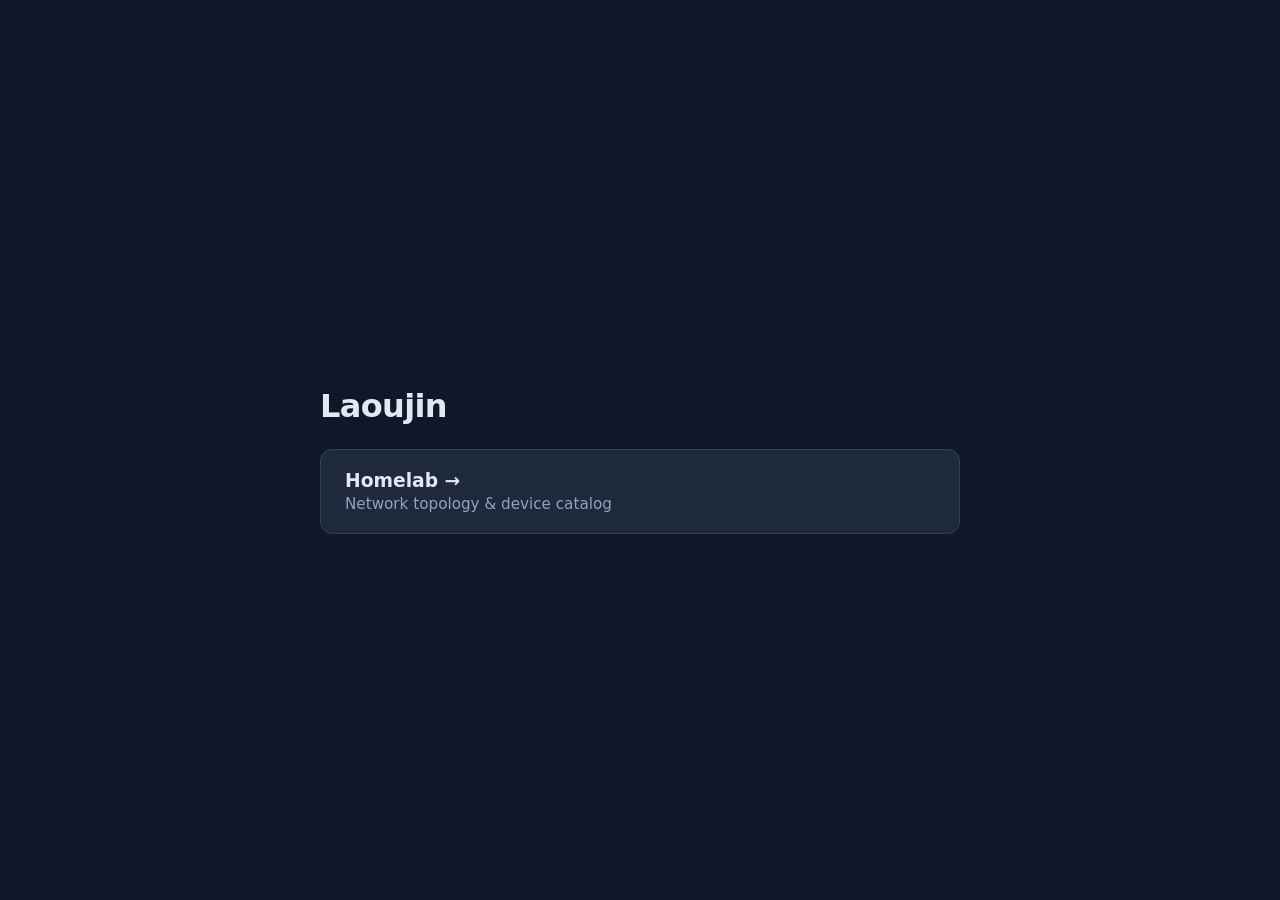
<file: index.html>
<!doctype html>
<html lang="en">
  <head>
    <meta charset="utf-8" />
    <meta name="viewport" content="width=device-width, initial-scale=1" />
    <title>Laoujin</title>
    <style>
      :root { font-family: system-ui, sans-serif; color-scheme: light dark; }
      body { margin: 0; min-height: 100vh; display: grid; place-items: center;
             background: #0f172a; color: #e2e8f0; }
      main { width: min(640px, 90vw); padding: 2rem; }
      h1 { font-weight: 600; letter-spacing: -0.02em; }
      .cards { display: grid; gap: 1rem; margin-top: 1.5rem; }
      .card { display: block; padding: 1.25rem 1.5rem; border-radius: 12px;
              background: #1e293b; color: inherit; text-decoration: none;
              border: 1px solid #334155; transition: border-color .15s, transform .15s; }
      .card:hover { border-color: #64748b; transform: translateY(-2px); }
      .card h3 { margin: 0 0 .25rem; }
      .card p { margin: 0; color: #94a3b8; font-size: .95rem; }
    </style>
  </head>
  <body>
    <main>
      <h1>Laoujin</h1>
      <div class="cards">
        <a class="card" href="/homelab/">
          <h3>Homelab →</h3>
          <p>Network topology &amp; device catalog</p>
        </a>
      </div>
    </main>
  </body>
</html>
</file>
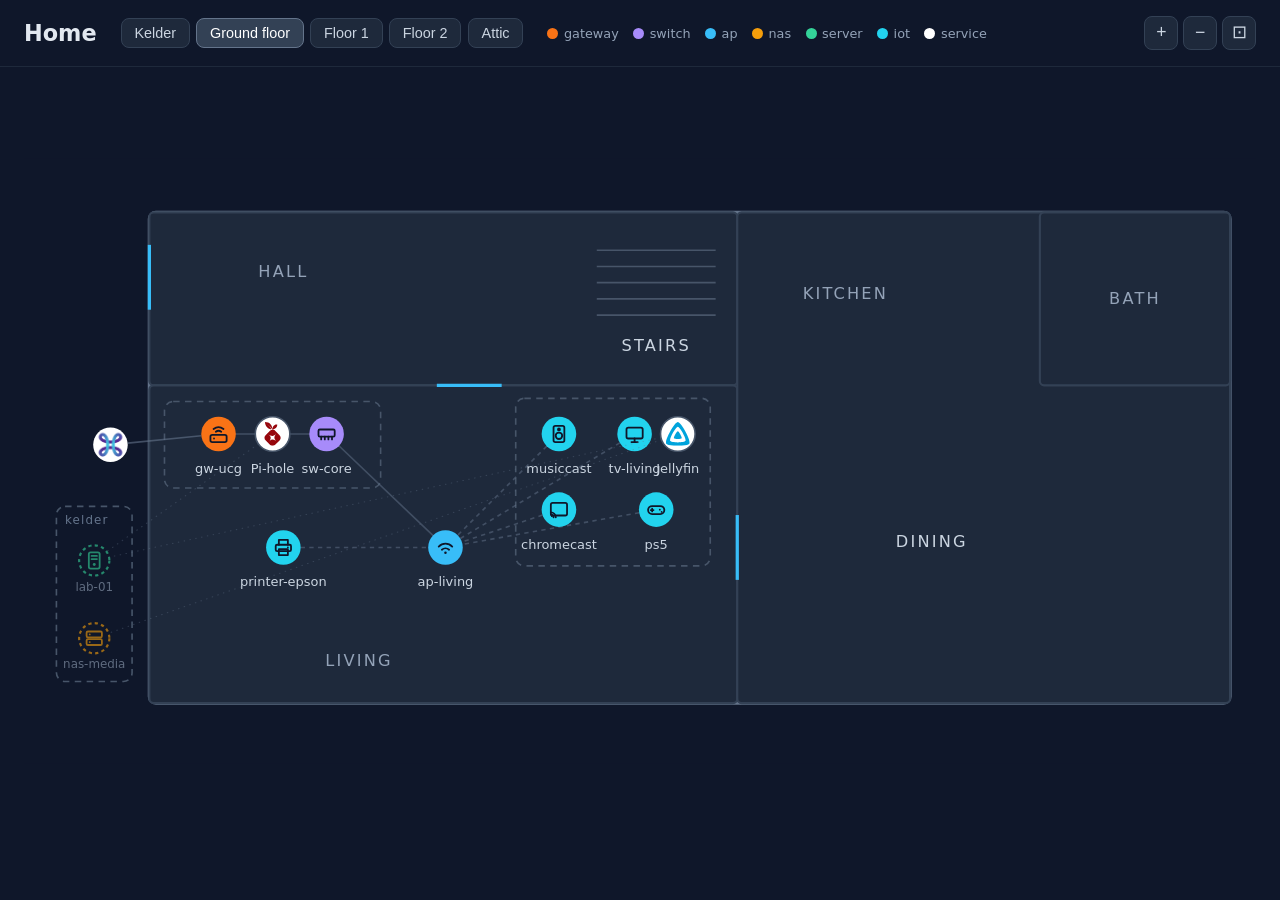
<file: homelab/index.html>
<!DOCTYPE html><html lang="en"> <head><meta charset="utf-8"><meta name="viewport" content="width=device-width, initial-scale=1"><link rel="icon" type="image/svg+xml" href="/homelab/favicon.svg"><link rel="icon" type="image/png" sizes="32x32" href="/homelab/favicon.png"><link rel="apple-touch-icon" href="/homelab/apple-touch-icon.png"><title>Sangu Blueprint</title><link rel="stylesheet" href="/homelab/_astro/edit.DesnyXSV.css"><script type="module" src="/homelab/_astro/hoisted.Dh3btNXm.js"></script></head> <body data-base="/homelab/"> <header> <h1>Home</h1> <nav class="floor-switch"> <button class="floor-btn" data-target-floor="kelder">Kelder</button><button class="floor-btn" data-target-floor="ground">Ground floor</button><button class="floor-btn" data-target-floor="fl1">Floor 1</button><button class="floor-btn" data-target-floor="fl2">Floor 2</button><button class="floor-btn" data-target-floor="attic">Attic</button> </nav> <div class="floor-stepper" aria-label="Floor"> <span class="floor-stepper-label"></span> <span class="steps"> <button class="step-up" aria-label="Up a floor">▲</button> <button class="step-down" aria-label="Down a floor">▼</button> </span> </div> <div class="legend"> <span class="legend-item"><i style="background:#f97316"></i>gateway</span><span class="legend-item"><i style="background:#a78bfa"></i>switch</span><span class="legend-item"><i style="background:#38bdf8"></i>ap</span><span class="legend-item"><i style="background:#f59e0b"></i>nas</span><span class="legend-item"><i style="background:#34d399"></i>server</span><span class="legend-item"><i style="background:#22d3ee"></i>iot</span><span class="legend-item"><i style="background:#ffffff"></i>service</span> </div> <div class="zoom-ctrls"> <button id="zoom-in" aria-label="Zoom in">+</button> <button id="zoom-out" aria-label="Zoom out">−</button> <button id="zoom-reset" aria-label="Fit">⊡</button> </div> </header> <main id="stage"> <div class="floor-layer" data-floor="kelder"><svg viewBox="-60 0 1320 1060" class="floor-svg" xmlns="http://www.w3.org/2000/svg" font-family="system-ui, sans-serif">
  <rect x="-60" y="0" width="1320" height="1060" fill="#0f172a"/>
  <rect x="56" y="50" width="1180" height="980" rx="6" fill="none" stroke="#64748b" stroke-width="3"/>
  <rect x="56" y="50" width="1180" height="1000" rx="4" fill="#1e293b" stroke="#334155" stroke-width="2"/>
  <text x="300" y="600" fill="#94a3b8" font-size="15" letter-spacing="2" text-anchor="middle"></text>
  <rect class="group-box" x="-44" y="168" width="92" height="104" rx="8" fill="none" stroke="#475569" stroke-width="1.5" stroke-dasharray="6 5"/>
  <text x="-36" y="184" fill="#64748b" font-size="11" letter-spacing="1">ground floor</text>
  <rect class="group-box" x="760" y="300" width="408" height="168" rx="8" fill="none" stroke="#475569" stroke-width="1.5" stroke-dasharray="6 5"/>
  <text x="770" y="318" fill="#cbd5e1" font-size="13" font-weight="600" letter-spacing="1">infra</text>
  <rect class="group-box" x="760" y="486" width="408" height="168" rx="8" fill="none" stroke="#475569" stroke-width="1.5" stroke-dasharray="6 5"/>
  <text x="770" y="504" fill="#cbd5e1" font-size="13" font-weight="600" letter-spacing="1">apps</text>
  <rect class="group-box" x="760" y="690" width="408" height="96" rx="8" fill="none" stroke="#475569" stroke-width="1.5" stroke-dasharray="6 5"/>
  <text x="770" y="708" fill="#cbd5e1" font-size="13" font-weight="600" letter-spacing="1">Coolify · deployed (PaaS)</text>
  <g class="drill-btn" data-drill-flow="apps-01" data-cx="1152" data-cy="706" style="cursor:pointer"><title>More details</title><circle class="drill-bg" cx="1152" cy="706" r="11" fill="#1e293b" stroke="#38bdf8" stroke-width="1.5"/><circle class="drill-glass" cx="1150" cy="704" r="3.6" fill="none" stroke="#38bdf8" stroke-width="1.5"/><line class="drill-glass" x1="1152.9" y1="706.9" x2="1156.8" y2="710.8" stroke="#38bdf8" stroke-width="1.5" stroke-linecap="round"/></g>
  <rect class="group-box" x="760" y="812" width="408" height="180" rx="8" fill="none" stroke="#475569" stroke-width="1.5" stroke-dasharray="6 5"/>
  <text x="770" y="830" fill="#cbd5e1" font-size="13" font-weight="600" letter-spacing="1">Observability</text>
  <g class="drill-btn" data-drill-flow="obs-01" data-cx="1152" data-cy="828" style="cursor:pointer"><title>More details</title><circle class="drill-bg" cx="1152" cy="828" r="11" fill="#1e293b" stroke="#38bdf8" stroke-width="1.5"/><circle class="drill-glass" cx="1150" cy="826" r="3.6" fill="none" stroke="#38bdf8" stroke-width="1.5"/><line class="drill-glass" x1="1152.9" y1="828.9" x2="1156.8" y2="832.8" stroke="#38bdf8" stroke-width="1.5" stroke-linecap="round"/></g>
  <rect class="group-box" x="63" y="830" width="352" height="150" rx="8" fill="none" stroke="#475569" stroke-width="1.5" stroke-dasharray="6 5"/>
  <text x="73" y="848" fill="#cbd5e1" font-size="13" font-weight="600" letter-spacing="1">Pirateflix</text>
  <g class="drill-btn" data-drill-flow="pirateflix" data-cx="399" data-cy="846" style="cursor:pointer"><title>More details</title><circle class="drill-bg" cx="399" cy="846" r="11" fill="#1e293b" stroke="#38bdf8" stroke-width="1.5"/><circle class="drill-glass" cx="397" cy="844" r="3.6" fill="none" stroke="#38bdf8" stroke-width="1.5"/><line class="drill-glass" x1="399.9" y1="846.9" x2="403.8" y2="850.8" stroke="#38bdf8" stroke-width="1.5" stroke-linecap="round"/></g>
<g class="links"><line class="conn" data-a="nas-work" data-b="sw-kelder" x1="340" y1="340" x2="150" y2="220" stroke="#64748b" stroke-width="1.5" opacity="0.5"/><line class="conn" data-a="nas-media" data-b="sw-kelder" x1="340" y1="764" x2="150" y2="220" stroke="#64748b" stroke-width="1.5" opacity="0.5"/><line class="conn" data-a="lab-01" data-b="sw-kelder" x1="340" y1="150" x2="150" y2="220" stroke="#64748b" stroke-width="1.5" opacity="0.5"/><line class="conn" data-a="sw-kelder" data-b="sw-core" x1="150" y1="220" x2="2" y2="220" stroke="#64748b" stroke-width="1.5" opacity="0.5"/><g class="hl-ghost" data-node="sw-core" data-cx="2" data-cy="220"><g class="ghost" opacity="0.6"><title>Ubiquiti (USW-Lite-8-PoE)</title><circle class="ring" cx="2" cy="220" r="14" fill="none" pointer-events="all" stroke="#a78bfa" stroke-width="2" stroke-dasharray="3 3"/><g transform="translate(-8 210) scale(0.8333)" fill="none" stroke="#a78bfa" color="#a78bfa" stroke-width="2" stroke-linecap="round" stroke-linejoin="round"><rect x="3" y="7" width="18" height="8" rx="1.5"/><path d="M6 15v3M10 15v3M14 15v3M18 15v3"/></g><text x="2" y="248" text-anchor="middle" font-size="11" fill="#94a3b8">sw-core</text></g></g></g><g class="markers"><g class="hl-node" data-host="sw-kelder" data-node="sw-kelder" data-cx="150" data-cy="220"><title>Ubiquiti (USW Flex Mini)</title><circle class="ring" cx="150" cy="220" r="16" fill="#a78bfa"/><g transform="translate(140 210) scale(0.8333)" fill="none" stroke="#0f172a" color="#0f172a" stroke-width="2" stroke-linecap="round" stroke-linejoin="round"><rect x="3" y="7" width="18" height="8" rx="1.5"/><path d="M6 15v3M10 15v3M14 15v3M18 15v3"/></g><text x="150" y="256" text-anchor="middle" font-size="12" fill="#cbd5e1">sw-kelder</text></g><g class="hl-node" data-host="nas-work" data-node="nas-work" data-cx="340" data-cy="340"><title>Synology (DS220+)</title><circle class="ring" cx="340" cy="340" r="16" fill="#f59e0b"/><g transform="translate(330 330) scale(0.8333)" fill="none" stroke="#0f172a" color="#0f172a" stroke-width="2" stroke-linecap="round" stroke-linejoin="round"><rect x="3.5" y="4.5" width="17" height="6.5" rx="1.5"/><rect x="3.5" y="13" width="17" height="6.5" rx="1.5"/><circle cx="7" cy="7.75" r="1" fill="currentColor" stroke="none"/><circle cx="7" cy="16.25" r="1" fill="currentColor" stroke="none"/></g><text x="340" y="376" text-anchor="middle" font-size="12" fill="#cbd5e1">nas-work</text></g><g class="hl-node" data-host="nas-media" data-node="nas-media" data-cx="340" data-cy="764"><title>Synology (DS916+)</title><circle class="ring" cx="340" cy="764" r="16" fill="#f59e0b"/><g transform="translate(330 754) scale(0.8333)" fill="none" stroke="#0f172a" color="#0f172a" stroke-width="2" stroke-linecap="round" stroke-linejoin="round"><rect x="3.5" y="4.5" width="17" height="6.5" rx="1.5"/><rect x="3.5" y="13" width="17" height="6.5" rx="1.5"/><circle cx="7" cy="7.75" r="1" fill="currentColor" stroke="none"/><circle cx="7" cy="16.25" r="1" fill="currentColor" stroke="none"/></g><text x="340" y="800" text-anchor="middle" font-size="12" fill="#cbd5e1">nas-media</text></g><g class="hl-node" data-host="lab-01" data-node="lab-01" data-cx="340" data-cy="150"><title>Lenovo (ThinkCentre neo 50q Gen 5)</title><circle class="ring" cx="340" cy="150" r="16" fill="#34d399"/><g transform="translate(330 140) scale(0.8333)" fill="none" stroke="#0f172a" color="#0f172a" stroke-width="2" stroke-linecap="round" stroke-linejoin="round"><rect x="6" y="3" width="12" height="18" rx="2"/><path d="M9 7h6M9 10.5h6"/><circle cx="12" cy="16.5" r="1.6" fill="currentColor" stroke="none"/></g><text x="340" y="186" text-anchor="middle" font-size="12" fill="#cbd5e1">lab-01</text></g><line class="conn" data-a="Radarr" data-b="nas-media" x1="151.993046613507" y1="868.2414791053823" x2="326.006953386493" y2="771.7585208946177" stroke="#64748b" stroke-width="1" stroke-dasharray="0.5 5" stroke-linecap="round" opacity="0.35"/><g class="hl-svc" data-host="nas-media" data-service="Radarr" data-node="Radarr" data-cx="138" data-cy="876"><title>Radarr</title><circle class="ring" cx="138" cy="876" r="16" fill="#fff" stroke="#475569" stroke-width="1.5"/><image href="/homelab/logos/radarr.svg" x="127" y="865" width="22" height="22" preserveAspectRatio="xMidYMid meet"/><text x="138" y="912" text-anchor="middle" font-size="12" fill="#cbd5e1">Radarr</text></g><line class="conn" data-a="Sonarr" data-b="nas-media" x1="226.9163782669079" y1="865.3229250728505" x2="328.08362173309206" y2="774.6770749271495" stroke="#64748b" stroke-width="1" stroke-dasharray="0.5 5" stroke-linecap="round" opacity="0.35"/><g class="hl-svc" data-host="nas-media" data-service="Sonarr" data-node="Sonarr" data-cx="215" data-cy="876"><title>Sonarr</title><circle class="ring" cx="215" cy="876" r="16" fill="#fff" stroke="#475569" stroke-width="1.5"/><image href="/homelab/logos/sonarr.svg" x="204" y="865" width="22" height="22" preserveAspectRatio="xMidYMid meet"/><text x="215" y="912" text-anchor="middle" font-size="12" fill="#cbd5e1">Sonarr</text></g><line class="conn" data-a="Prowlarr" data-b="nas-media" x1="301.6744677459286" y1="865.0400395789154" x2="334.3255322540714" y2="778.9599604210846" stroke="#64748b" stroke-width="1" stroke-dasharray="0.5 5" stroke-linecap="round" opacity="0.35"/><g class="hl-svc" data-host="nas-media" data-service="Prowlarr" data-node="Prowlarr" data-cx="296" data-cy="880"><title>Prowlarr</title><g><title>FlareSolverr</title><circle class="ring" cx="313" cy="868" r="16" fill="#fff" stroke="#475569" stroke-width="1.5"/><image href="/homelab/logos/flaresolverr.svg" x="302" y="857" width="22" height="22" preserveAspectRatio="xMidYMid meet"/></g><circle class="ring" cx="296" cy="880" r="16" fill="#fff" stroke="#475569" stroke-width="1.5"/><image href="/homelab/logos/prowlarr.svg" x="285" y="869" width="22" height="22" preserveAspectRatio="xMidYMid meet"/><text x="296" y="916" text-anchor="middle" font-size="12" fill="#cbd5e1">Prowlarr</text></g><line class="conn" data-a="Bazarr" data-b="nas-media" x1="372.02116518126843" y1="861.7943693373874" x2="344.97883481873157" y2="779.2056306626126" stroke="#64748b" stroke-width="1" stroke-dasharray="0.5 5" stroke-linecap="round" opacity="0.35"/><g class="hl-svc" data-host="nas-media" data-service="Bazarr" data-node="Bazarr" data-cx="377" data-cy="877"><title>Bazarr</title><circle class="ring" cx="377" cy="877" r="16" fill="#fff" stroke="#475569" stroke-width="1.5"/><image href="/homelab/logos/bazarr.svg" x="366" y="866" width="22" height="22" preserveAspectRatio="xMidYMid meet"/><text x="377" y="913" text-anchor="middle" font-size="12" fill="#cbd5e1">Bazarr</text></g><line class="conn" data-a="qBittorrent" data-b="nas-media" x1="117.03464621332614" y1="922.7210993057678" x2="326.96535378667386" y2="773.2789006942322" stroke="#64748b" stroke-width="1" stroke-dasharray="0.5 5" stroke-linecap="round" opacity="0.35"/><g class="hl-svc" data-host="nas-media" data-service="qBittorrent" data-node="qBittorrent" data-cx="104" data-cy="932"><title>qBittorrent</title><circle class="ring" cx="104" cy="932" r="16" fill="#fff" stroke="#475569" stroke-width="1.5"/><image href="/homelab/logos/qbittorrent.svg" x="93" y="921" width="22" height="22" preserveAspectRatio="xMidYMid meet"/><text x="104" y="968" text-anchor="middle" font-size="12" fill="#cbd5e1">qBittorrent</text></g><line class="conn" data-a="Jellyseerr" data-b="nas-media" x1="192.96150634462072" y1="920.3447274310362" x2="329.0384936553793" y2="775.6552725689638" stroke="#64748b" stroke-width="1" stroke-dasharray="0.5 5" stroke-linecap="round" opacity="0.35"/><g class="hl-svc" data-host="nas-media" data-service="Jellyseerr" data-node="Jellyseerr" data-cx="182" data-cy="932"><title>Jellyseerr</title><circle class="ring" cx="182" cy="932" r="16" fill="#fff" stroke="#475569" stroke-width="1.5"/><image href="/homelab/logos/jellyseerr.svg" x="171" y="921" width="22" height="22" preserveAspectRatio="xMidYMid meet"/><text x="182" y="968" text-anchor="middle" font-size="12" fill="#cbd5e1">Jellyseerr</text></g><line class="conn" data-a="Heimdall" data-b="nas-media" x1="264.9845555242096" y1="918.6050014196169" x2="333.0154444757904" y2="778.3949985803831" stroke="#64748b" stroke-width="1" stroke-dasharray="0.5 5" stroke-linecap="round" opacity="0.35"/><g class="hl-svc" data-host="nas-media" data-service="Heimdall" data-node="Heimdall" data-cx="258" data-cy="933"><title>Heimdall</title><circle class="ring" cx="258" cy="933" r="16" fill="#fff" stroke="#475569" stroke-width="1.5"/><image href="/homelab/logos/heimdall.svg" x="247" y="922" width="22" height="22" preserveAspectRatio="xMidYMid meet"/><text x="258" y="969" text-anchor="middle" font-size="12" fill="#cbd5e1">Heimdall</text></g><line class="conn" data-a="Jellystat" data-b="nas-media" x1="344.52117264875614" y1="915.0071664684552" x2="340.47882735124386" y2="779.9928335315448" stroke="#64748b" stroke-width="1" stroke-dasharray="0.5 5" stroke-linecap="round" opacity="0.35"/><g class="hl-svc" data-host="nas-media" data-service="Jellystat" data-node="Jellystat" data-cx="345" data-cy="931"><title>Jellystat</title><circle class="ring" cx="345" cy="931" r="16" fill="#fff" stroke="#475569" stroke-width="1.5"/><image href="/homelab/logos/jellystat.svg" x="334" y="920" width="22" height="22" preserveAspectRatio="xMidYMid meet"/><text x="345" y="967" text-anchor="middle" font-size="12" fill="#cbd5e1">Jellystat</text></g><line class="conn" data-a="proxmox" data-b="lab-01" x1="450.06916782636074" y1="489.77873546398314" x2="344.93083217363926" y2="165.22126453601683" stroke="#64748b" stroke-width="1.5" opacity="0.6"/><a href="https://proxmox.lan.sangu.be:8006" target="_blank" rel="noopener" style="cursor:pointer"><g class="deco" data-node="proxmox" data-cx="455" data-cy="505"><title>proxmox
DNS: proxmox.lan.sangu.be</title><circle class="ring" cx="455" cy="505" r="16" fill="#fff"/><image href="/homelab/logos/proxmox.png" x="443" y="493" width="24" height="24" preserveAspectRatio="xMidYMid meet"/><text x="455" y="537" text-anchor="middle" font-size="12" fill="#94a3b8">Proxmox</text><text x="455" y="552" text-anchor="middle" font-size="10" fill="#64748b">proxmox.lan.sangu.be</text></g></a><line class="conn" data-a="ct-100" data-b="proxmox" x1="579.998106473912" y1="125.19806109849804" x2="460.00189352608794" y2="489.80193890150196" stroke="#64748b" stroke-width="1.5" opacity="0.6"/><g class="deco" data-node="ct-100" data-cx="585" data-cy="110"><title>ct-100
DNS: dns.lan.sangu.be</title><circle class="ring" cx="585" cy="110" r="16" fill="#fff"/><image href="/homelab/logos/linuxcontainers.svg" x="573" y="98" width="24" height="24" preserveAspectRatio="xMidYMid meet"/><text x="585" y="142" text-anchor="middle" font-size="12" fill="#94a3b8">CT 100</text><text x="585" y="157" text-anchor="middle" font-size="10" fill="#64748b">dns.lan.sangu.be</text></g><line class="conn" data-a="pihole" data-b="ct-100" x1="684" y1="110" x2="601" y2="110" stroke="#64748b" stroke-width="1.5" opacity="0.6"/><a href="https://dns.lan.sangu.be/admin/login" target="_blank" rel="noopener" style="cursor:pointer"><g class="deco" data-node="pihole" data-cx="700" data-cy="110"><title>pihole
DNS: dns.lan.sangu.be</title><circle class="ring" cx="700" cy="110" r="16" fill="#fff"/><image href="/homelab/logos/pihole.svg" x="688" y="98" width="24" height="24" preserveAspectRatio="xMidYMid meet"/><text x="700" y="142" text-anchor="middle" font-size="12" fill="#94a3b8">Pi-hole</text></g></a><line class="conn" data-a="ct-108" data-b="proxmox" x1="579.0577491783343" y1="194.85562705416416" x2="460.94225082166565" y2="490.14437294583587" stroke="#64748b" stroke-width="1.5" opacity="0.6"/><g class="deco" data-node="ct-108" data-cx="585" data-cy="180"><title>ct-108
DNS: jellyfin.sangu.be</title><circle class="ring" cx="585" cy="180" r="16" fill="#fff"/><image href="/homelab/logos/linuxcontainers.svg" x="573" y="168" width="24" height="24" preserveAspectRatio="xMidYMid meet"/><text x="585" y="212" text-anchor="middle" font-size="12" fill="#94a3b8">CT 108</text><text x="585" y="227" text-anchor="middle" font-size="10" fill="#64748b">jellyfin.sangu.be</text></g><line class="conn" data-a="jellyfin" data-b="ct-108" x1="684" y1="180" x2="601" y2="180" stroke="#64748b" stroke-width="1.5" opacity="0.6"/><a href="https://jellyfin.sangu.be/" target="_blank" rel="noopener" style="cursor:pointer"><g class="deco" data-node="jellyfin" data-cx="700" data-cy="180"><title>jellyfin
DNS: jellyfin.sangu.be</title><circle class="ring" cx="700" cy="180" r="16" fill="#fff"/><image href="/homelab/logos/jellyfin.svg" x="688" y="168" width="24" height="24" preserveAspectRatio="xMidYMid meet"/><text x="700" y="212" text-anchor="middle" font-size="12" fill="#94a3b8">Jellyfin</text></g></a><line class="conn" data-a="docker-01" data-b="proxmox" x1="569.358691501222" y1="480.3688972151214" x2="470.6413084987781" y2="501.6311027848786" stroke="#64748b" stroke-width="1.5" opacity="0.6"/><g class="deco" data-node="docker-01" data-cx="585" data-cy="477"><title>docker-01
DNS: docker-01.lan.sangu.be</title><circle class="ring" cx="585" cy="477" r="16" fill="#fff"/><image href="/homelab/logos/qemu.svg" x="573" y="465" width="24" height="24" preserveAspectRatio="xMidYMid meet"/><text x="585" y="509" text-anchor="middle" font-size="12" fill="#94a3b8">VM 110</text><text x="585" y="524" text-anchor="middle" font-size="10" fill="#64748b">docker-01.lan.sangu.be</text></g><line class="conn" data-a="dk-110" data-b="docker-01" x1="674" y1="477" x2="601" y2="477" stroke="#64748b" stroke-width="1.5" opacity="0.6"/><line class="conn" data-a="dk-110" data-b="infra-box" x1="700.5084919168672" y1="464.9346944658191" x2="760.4915080831328" y2="396.0653055341809" stroke="#64748b" stroke-width="1.5" opacity="0.6"/><line class="conn" data-a="dk-110" data-b="apps-box" x1="700.5084919168672" y1="489.0653055341809" x2="760.4915080831328" y2="557.9346944658191" stroke="#64748b" stroke-width="1.5" opacity="0.6"/><g class="deco" data-node="dk-110" data-cx="690" data-cy="477"><title>dk-110</title><circle class="ring" cx="690" cy="477" r="16" fill="#fff"/><image href="/homelab/logos/docker.svg" x="678" y="465" width="24" height="24" preserveAspectRatio="xMidYMid meet"/><text x="690" y="509" text-anchor="middle" font-size="12" fill="#94a3b8">docker</text></g><a href="https://traefik.lan.sangu.be" target="_blank" rel="noopener" style="cursor:pointer"><g class="deco" data-node="traefik" data-cx="812" data-cy="352"><title>traefik
DNS: traefik.lan.sangu.be</title><circle class="ring" cx="812" cy="352" r="16" fill="#fff"/><image href="/homelab/logos/traefik.svg" x="800" y="340" width="24" height="24" preserveAspectRatio="xMidYMid meet"/><text x="812" y="384" text-anchor="middle" font-size="12" fill="#94a3b8">Traefik</text></g></a><a href="https://auth.sangu.be" target="_blank" rel="noopener" style="cursor:pointer"><g class="deco" data-node="authelia" data-cx="912" data-cy="352"><title>authelia
DNS: auth.sangu.be</title><circle class="ring" cx="912" cy="352" r="16" fill="#fff"/><image href="/homelab/logos/authelia.svg" x="900" y="340" width="24" height="24" preserveAspectRatio="xMidYMid meet"/><text x="912" y="384" text-anchor="middle" font-size="12" fill="#94a3b8">Authelia</text></g></a><a href="https://homepage.lan.sangu.be" target="_blank" rel="noopener" style="cursor:pointer"><g class="deco" data-node="homepage" data-cx="1012" data-cy="352"><title>homepage
DNS: homepage.lan.sangu.be</title><circle class="ring" cx="1012" cy="352" r="16" fill="#fff"/><image href="/homelab/logos/homepage.svg" x="1000" y="340" width="24" height="24" preserveAspectRatio="xMidYMid meet"/><text x="1012" y="384" text-anchor="middle" font-size="12" fill="#94a3b8">Homepage</text></g></a><a href="https://gatus.lan.sangu.be" target="_blank" rel="noopener" style="cursor:pointer"><g class="deco" data-node="gatus" data-cx="1112" data-cy="352"><title>gatus
DNS: gatus.lan.sangu.be</title><circle class="ring" cx="1112" cy="352" r="16" fill="#fff"/><image href="/homelab/logos/gatus.svg" x="1100" y="340" width="24" height="24" preserveAspectRatio="xMidYMid meet"/><text x="1112" y="384" text-anchor="middle" font-size="12" fill="#94a3b8">Gatus</text></g></a><g class="deco" data-node="headscale" data-cx="812" data-cy="416"><title>headscale</title><circle class="ring" cx="812" cy="416" r="16" fill="#fff"/><image href="/homelab/logos/headscale.svg" x="800" y="404" width="24" height="24" preserveAspectRatio="xMidYMid meet"/><text x="812" y="448" text-anchor="middle" font-size="12" fill="#94a3b8">Headscale</text></g><a href="https://vault.lan.sangu.be" target="_blank" rel="noopener" style="cursor:pointer"><g class="deco" data-node="vaultwarden" data-cx="912" data-cy="416"><title>vaultwarden
DNS: vault.lan.sangu.be</title><circle class="ring" cx="912" cy="416" r="16" fill="#fff"/><image href="/homelab/logos/vaultwarden.svg" x="900" y="404" width="24" height="24" preserveAspectRatio="xMidYMid meet"/><text x="912" y="448" text-anchor="middle" font-size="12" fill="#94a3b8">Vaultwarden</text></g></a><a href="https://ha.lan.sangu.be" target="_blank" rel="noopener" style="cursor:pointer"><g class="deco" data-node="home-assistant" data-cx="1012" data-cy="416"><title>home-assistant
DNS: ha.lan.sangu.be</title><circle class="ring" cx="1012" cy="416" r="16" fill="#fff"/><image href="/homelab/logos/home-assistant.svg" x="1000" y="404" width="24" height="24" preserveAspectRatio="xMidYMid meet"/><text x="1012" y="448" text-anchor="middle" font-size="12" fill="#94a3b8">Home Assistant</text></g></a><a href="https://ntfy.sangu.be" target="_blank" rel="noopener" style="cursor:pointer"><g class="deco" data-node="ntfy" data-cx="1112" data-cy="416"><title>ntfy
DNS: ntfy.sangu.be</title><circle class="ring" cx="1112" cy="416" r="16" fill="#fff"/><image href="/homelab/logos/ntfy.svg" x="1100" y="404" width="24" height="24" preserveAspectRatio="xMidYMid meet"/><text x="1112" y="448" text-anchor="middle" font-size="12" fill="#94a3b8">ntfy</text></g></a><a href="https://stirling.lan.sangu.be" target="_blank" rel="noopener" style="cursor:pointer"><g class="deco" data-node="stirling-pdf" data-cx="812" data-cy="540"><title>stirling-pdf
DNS: stirling.lan.sangu.be</title><circle class="ring" cx="812" cy="540" r="16" fill="#fff"/><image href="/homelab/logos/stirling-pdf.svg" x="800" y="528" width="24" height="24" preserveAspectRatio="xMidYMid meet"/><text x="812" y="572" text-anchor="middle" font-size="12" fill="#94a3b8">Stirling-PDF</text></g></a><a href="https://mealie.lan.sangu.be" target="_blank" rel="noopener" style="cursor:pointer"><g class="deco" data-node="mealie" data-cx="912" data-cy="540"><title>mealie
DNS: mealie.lan.sangu.be</title><circle class="ring" cx="912" cy="540" r="16" fill="#fff"/><image href="/homelab/logos/mealie.svg" x="900" y="528" width="24" height="24" preserveAspectRatio="xMidYMid meet"/><text x="912" y="572" text-anchor="middle" font-size="12" fill="#94a3b8">Mealie</text></g></a><a href="https://grocy.lan.sangu.be" target="_blank" rel="noopener" style="cursor:pointer"><g class="deco" data-node="grocy" data-cx="1012" data-cy="540"><title>grocy
DNS: grocy.lan.sangu.be</title><circle class="ring" cx="1012" cy="540" r="16" fill="#fff"/><image href="/homelab/logos/grocy.svg" x="1000" y="528" width="24" height="24" preserveAspectRatio="xMidYMid meet"/><text x="1012" y="572" text-anchor="middle" font-size="12" fill="#94a3b8">Grocy</text></g></a><a href="https://it-tools.lan.sangu.be" target="_blank" rel="noopener" style="cursor:pointer"><g class="deco" data-node="it-tools" data-cx="812" data-cy="604"><title>it-tools
DNS: it-tools.lan.sangu.be</title><circle class="ring" cx="812" cy="604" r="16" fill="#fff"/><image href="/homelab/logos/it-tools.svg" x="800" y="592" width="24" height="24" preserveAspectRatio="xMidYMid meet"/><text x="812" y="636" text-anchor="middle" font-size="12" fill="#94a3b8">IT-Tools</text></g></a><a href="https://excalidraw.lan.sangu.be" target="_blank" rel="noopener" style="cursor:pointer"><g class="deco" data-node="excalidraw" data-cx="912" data-cy="604"><title>excalidraw
DNS: excalidraw.lan.sangu.be</title><circle class="ring" cx="912" cy="604" r="16" fill="#fff"/><image href="/homelab/logos/excalidraw.svg" x="900" y="592" width="24" height="24" preserveAspectRatio="xMidYMid meet"/><text x="912" y="636" text-anchor="middle" font-size="12" fill="#94a3b8">Excalidraw</text></g></a><a href="https://homebox.lan.sangu.be" target="_blank" rel="noopener" style="cursor:pointer"><g class="deco" data-node="homebox" data-cx="1012" data-cy="604"><title>homebox
DNS: homebox.lan.sangu.be</title><circle class="ring" cx="1012" cy="604" r="16" fill="#fff"/><image href="/homelab/logos/homebox.svg" x="1000" y="592" width="24" height="24" preserveAspectRatio="xMidYMid meet"/><text x="1012" y="636" text-anchor="middle" font-size="12" fill="#94a3b8">Homebox</text></g></a><line class="conn" data-a="apps-01" data-b="proxmox" x1="577.2042682127998" y1="724.0276499506334" x2="462.7957317872003" y2="518.9723500493666" stroke="#64748b" stroke-width="1.5" opacity="0.6"/><g class="deco" data-node="apps-01" data-cx="585" data-cy="738"><title>apps-01
DNS: apps-01.lan.sangu.be</title><circle class="ring" cx="585" cy="738" r="16" fill="#fff"/><image href="/homelab/logos/qemu.svg" x="573" y="726" width="24" height="24" preserveAspectRatio="xMidYMid meet"/><text x="585" y="770" text-anchor="middle" font-size="12" fill="#94a3b8">VM 120</text><text x="585" y="785" text-anchor="middle" font-size="10" fill="#64748b">apps-01.lan.sangu.be</text></g><line class="conn" data-a="dk-120" data-b="apps-01" x1="674" y1="738" x2="601" y2="738" stroke="#64748b" stroke-width="1.5" opacity="0.6"/><line class="conn" data-a="dk-120" data-b="paas-box" x1="706" y1="738" x2="760" y2="738" stroke="#64748b" stroke-width="1.5" opacity="0.6"/><g class="deco" data-node="dk-120" data-cx="690" data-cy="738"><title>dk-120</title><circle class="ring" cx="690" cy="738" r="16" fill="#fff"/><image href="/homelab/logos/docker.svg" x="678" y="726" width="24" height="24" preserveAspectRatio="xMidYMid meet"/><text x="690" y="770" text-anchor="middle" font-size="12" fill="#94a3b8">docker</text></g><a href="https://coolify.lan.sangu.be" target="_blank" rel="noopener" style="cursor:pointer"><g class="deco" data-node="coolify" data-cx="812" data-cy="738"><title>coolify
DNS: coolify.lan.sangu.be</title><circle class="ring" cx="812" cy="738" r="16" fill="#fff"/><image href="/homelab/logos/coolify.svg" x="800" y="726" width="24" height="24" preserveAspectRatio="xMidYMid meet"/><text x="812" y="770" text-anchor="middle" font-size="12" fill="#94a3b8">Coolify</text></g></a><a href="https://tribalwars.sangu.be" target="_blank" rel="noopener" style="cursor:pointer"><g class="deco" data-node="tribalwars" data-cx="912" data-cy="738"><title>tribalwars
DNS: tribalwars.sangu.be</title><circle class="ring" cx="912" cy="738" r="16" fill="#fff"/><image href="/homelab/logos/tribalwars.png" x="900" y="726" width="24" height="24" preserveAspectRatio="xMidYMid meet"/><text x="912" y="770" text-anchor="middle" font-size="12" fill="#94a3b8">tribalwars</text></g></a><a href="https://ttc-tabt.sangu.be" target="_blank" rel="noopener" style="cursor:pointer"><g class="deco" data-node="pingpong" data-cx="1012" data-cy="738"><title>pingpong
DNS: ttc-tabt.sangu.be</title><circle class="ring" cx="1012" cy="738" r="16" fill="#fff"/><image href="/homelab/logos/pingpong.svg" x="1000" y="726" width="24" height="24" preserveAspectRatio="xMidYMid meet"/><text x="1012" y="770" text-anchor="middle" font-size="12" fill="#94a3b8">ttc</text></g></a><g class="deco" data-node="slack" data-cx="1112" data-cy="738"><title>slack</title><circle class="ring" cx="1112" cy="738" r="16" fill="#fff"/><image href="/homelab/logos/slack.svg" x="1100" y="726" width="24" height="24" preserveAspectRatio="xMidYMid meet"/><text x="1112" y="770" text-anchor="middle" font-size="12" fill="#94a3b8">meme-poster</text></g><line class="conn" data-a="obs-01" data-b="proxmox" x1="580.0208590553491" y1="886.7944695767197" x2="459.97914094465096" y2="520.2055304232803" stroke="#64748b" stroke-width="1.5" opacity="0.6"/><g class="deco" data-node="obs-01" data-cx="585" data-cy="902"><title>obs-01
DNS: obs-01.lan.sangu.be</title><circle class="ring" cx="585" cy="902" r="16" fill="#fff"/><image href="/homelab/logos/qemu.svg" x="573" y="890" width="24" height="24" preserveAspectRatio="xMidYMid meet"/><text x="585" y="934" text-anchor="middle" font-size="12" fill="#94a3b8">VM 131</text><text x="585" y="949" text-anchor="middle" font-size="10" fill="#64748b">obs-01.lan.sangu.be</text></g><line class="conn" data-a="dk-131" data-b="obs-01" x1="674" y1="902" x2="601" y2="902" stroke="#64748b" stroke-width="1.5" opacity="0.6"/><line class="conn" data-a="dk-131" data-b="obs-box" x1="706" y1="902" x2="760" y2="902" stroke="#64748b" stroke-width="1.5" opacity="0.6"/><g class="deco" data-node="dk-131" data-cx="690" data-cy="902"><title>dk-131</title><circle class="ring" cx="690" cy="902" r="16" fill="#fff"/><image href="/homelab/logos/docker.svg" x="678" y="890" width="24" height="24" preserveAspectRatio="xMidYMid meet"/><text x="690" y="934" text-anchor="middle" font-size="12" fill="#94a3b8">docker</text></g><a href="https://grafana.lan.sangu.be" target="_blank" rel="noopener" style="cursor:pointer"><g class="deco" data-node="grafana" data-cx="812" data-cy="864"><title>grafana
DNS: grafana.lan.sangu.be</title><circle class="ring" cx="812" cy="864" r="16" fill="#fff"/><image href="/homelab/logos/grafana.svg" x="800" y="852" width="24" height="24" preserveAspectRatio="xMidYMid meet"/><text x="812" y="896" text-anchor="middle" font-size="12" fill="#94a3b8">Grafana</text></g></a><g class="deco" data-node="loki" data-cx="912" data-cy="864"><title>loki</title><circle class="ring" cx="912" cy="864" r="16" fill="#fff"/><image href="/homelab/logos/loki.svg" x="900" y="852" width="24" height="24" preserveAspectRatio="xMidYMid meet"/><text x="912" y="896" text-anchor="middle" font-size="12" fill="#94a3b8">Loki</text></g><g class="deco" data-node="prometheus" data-cx="1012" data-cy="864"><title>prometheus</title><circle class="ring" cx="1012" cy="864" r="16" fill="#fff"/><image href="/homelab/logos/prometheus.svg" x="1000" y="852" width="24" height="24" preserveAspectRatio="xMidYMid meet"/><text x="1012" y="896" text-anchor="middle" font-size="12" fill="#94a3b8">Prometheus</text></g><g class="deco" data-node="alloy" data-cx="812" data-cy="928"><title>alloy</title><circle class="ring" cx="812" cy="928" r="16" fill="#fff"/><image href="/homelab/logos/alloy.svg" x="800" y="916" width="24" height="24" preserveAspectRatio="xMidYMid meet"/><text x="812" y="960" text-anchor="middle" font-size="12" fill="#94a3b8">Alloy</text></g><g class="deco" data-node="unpoller" data-cx="912" data-cy="928"><title>unpoller</title><circle class="ring" cx="912" cy="928" r="16" fill="#fff"/><image href="/homelab/logos/unpoller.png" x="900" y="916" width="24" height="24" preserveAspectRatio="xMidYMid meet"/><text x="912" y="960" text-anchor="middle" font-size="12" fill="#94a3b8">UniFi Poller</text></g><a href="https://beszel.lan.sangu.be" target="_blank" rel="noopener" style="cursor:pointer"><g class="deco" data-node="beszel" data-cx="1012" data-cy="928"><title>beszel
DNS: beszel.lan.sangu.be</title><circle class="ring" cx="1012" cy="928" r="16" fill="#fff"/><image href="/homelab/logos/beszel.svg" x="1000" y="916" width="24" height="24" preserveAspectRatio="xMidYMid meet"/><text x="1012" y="960" text-anchor="middle" font-size="12" fill="#94a3b8">Beszel</text></g></a></g></svg></div><div class="floor-layer" data-floor="ground"><svg viewBox="-60 0 1140 560" class="floor-svg" xmlns="http://www.w3.org/2000/svg" font-family="system-ui, sans-serif">
  <rect x="-60" y="0" width="1140" height="560" fill="#0f172a"/>
  <rect x="56" y="50" width="1000" height="454" rx="6" fill="none" stroke="#64748b" stroke-width="3"/>
  <rect x="56" y="50" width="544" height="160" rx="4" fill="#1e293b" stroke="#334155" stroke-width="2"/>
  <text x="180" y="110" fill="#94a3b8" font-size="15" letter-spacing="2" text-anchor="middle">HALL</text>
  <rect x="56" y="210" width="544" height="294" rx="4" fill="#1e293b" stroke="#334155" stroke-width="2"/>
  <text x="250" y="470" fill="#94a3b8" font-size="15" letter-spacing="2" text-anchor="middle">LIVING</text>
  <rect x="600" y="50" width="456" height="454" rx="4" fill="#1e293b" stroke="#334155" stroke-width="2"/>
  <text x="700" y="130" fill="#94a3b8" font-size="15" letter-spacing="2" text-anchor="middle">KITCHEN</text>
  <rect x="880" y="50" width="176" height="160" rx="4" fill="#1e293b" stroke="#334155" stroke-width="2"/>
  <text x="968" y="135" fill="#94a3b8" font-size="15" letter-spacing="2" text-anchor="middle">BATH</text>
  <line x1="470" y1="85" x2="580" y2="85" stroke="#475569" stroke-width="1.5"/>
  <line x1="470" y1="100" x2="580" y2="100" stroke="#475569" stroke-width="1.5"/>
  <line x1="470" y1="115" x2="580" y2="115" stroke="#475569" stroke-width="1.5"/>
  <line x1="470" y1="130" x2="580" y2="130" stroke="#475569" stroke-width="1.5"/>
  <line x1="470" y1="145" x2="580" y2="145" stroke="#475569" stroke-width="1.5"/>
  <line x1="56" y1="80" x2="56" y2="140" stroke="#38bdf8" stroke-width="3"/>
  <line x1="322" y1="210" x2="382" y2="210" stroke="#38bdf8" stroke-width="3"/>
  <line x1="600" y1="330" x2="600" y2="390" stroke="#38bdf8" stroke-width="3"/>
  <rect class="group-box" x="70" y="225" width="200" height="80" rx="8" fill="none" stroke="#475569" stroke-width="1.5" stroke-dasharray="6 5"/>
  <rect class="group-box" x="395" y="222" width="180" height="155" rx="8" fill="none" stroke="#475569" stroke-width="1.5" stroke-dasharray="6 5"/>
  <rect class="group-box" x="-30" y="322" width="70" height="162" rx="8" fill="none" stroke="#475569" stroke-width="1.5" stroke-dasharray="6 5"/>
  <text x="-22" y="338" fill="#64748b" font-size="11" letter-spacing="1">kelder</text>
  <text x="525" y="178" fill="#cbd5e1" font-size="15" letter-spacing="2" text-anchor="middle">STAIRS</text>
  <text x="780" y="360" fill="#cbd5e1" font-size="15" letter-spacing="2" text-anchor="middle">DINING</text>
<g class="links"><line class="conn" data-a="sw-core" data-b="gw-ucg" x1="220" y1="255" x2="120" y2="255" stroke="#64748b" stroke-width="1.5" opacity="0.5"/><line class="conn" data-a="ap-living" data-b="sw-core" x1="330" y1="360" x2="220" y2="255" stroke="#64748b" stroke-width="1.5" opacity="0.5"/><line class="conn" data-a="printer-epson" data-b="ap-living" x1="180" y1="360" x2="330" y2="360" stroke="#64748b" stroke-width="1.5" opacity="0.5" stroke-dasharray="4 4"/><line class="conn" data-a="musiccast" data-b="ap-living" x1="435" y1="255" x2="330" y2="360" stroke="#64748b" stroke-width="1.5" opacity="0.5" stroke-dasharray="4 4"/><line class="conn" data-a="tv-living" data-b="ap-living" x1="505" y1="255" x2="330" y2="360" stroke="#64748b" stroke-width="1.5" opacity="0.5" stroke-dasharray="4 4"/><line class="conn" data-a="chromecast" data-b="ap-living" x1="435" y1="325" x2="330" y2="360" stroke="#64748b" stroke-width="1.5" opacity="0.5" stroke-dasharray="4 4"/><line class="conn" data-a="ps5" data-b="ap-living" x1="525" y1="325" x2="330" y2="360" stroke="#64748b" stroke-width="1.5" opacity="0.5" stroke-dasharray="4 4"/></g><g class="markers"><g class="hl-node" data-host="gw-ucg" data-node="gw-ucg" data-cx="120" data-cy="255"><title>Ubiquiti (UCG-Ultra)</title><circle class="ring" cx="120" cy="255" r="16" fill="#f97316"/><g transform="translate(110 245) scale(0.8333)" fill="none" stroke="#0f172a" color="#0f172a" stroke-width="2" stroke-linecap="round" stroke-linejoin="round"><rect x="3" y="13" width="18" height="8" rx="2"/><circle cx="7" cy="17" r="1" fill="currentColor" stroke="none"/><path d="M9 9.5a5 5 0 0 1 6 0"/><path d="M6.5 6.5a9 9 0 0 1 11 0"/></g><text x="120" y="291" text-anchor="middle" font-size="12" fill="#cbd5e1">gw-ucg</text></g><g class="hl-node" data-host="sw-core" data-node="sw-core" data-cx="220" data-cy="255"><title>Ubiquiti (USW-Lite-8-PoE)</title><circle class="ring" cx="220" cy="255" r="16" fill="#a78bfa"/><g transform="translate(210 245) scale(0.8333)" fill="none" stroke="#0f172a" color="#0f172a" stroke-width="2" stroke-linecap="round" stroke-linejoin="round"><rect x="3" y="7" width="18" height="8" rx="1.5"/><path d="M6 15v3M10 15v3M14 15v3M18 15v3"/></g><text x="220" y="291" text-anchor="middle" font-size="12" fill="#cbd5e1">sw-core</text></g><g class="hl-node" data-host="ap-living" data-node="ap-living" data-cx="330" data-cy="360"><title>Ubiquiti (UAP-AC-Pro)</title><circle class="ring" cx="330" cy="360" r="16" fill="#38bdf8"/><g transform="translate(320 350) scale(0.8333)" fill="none" stroke="#0f172a" color="#0f172a" stroke-width="2" stroke-linecap="round" stroke-linejoin="round"><path d="M4.5 11a10.5 10.5 0 0 1 15 0"/><path d="M8 14.5a6 6 0 0 1 8 0"/><circle cx="12" cy="18" r="1.4" fill="currentColor" stroke="none"/></g><text x="330" y="396" text-anchor="middle" font-size="12" fill="#cbd5e1">ap-living</text></g><g class="hl-node" data-host="printer-epson" data-node="printer-epson" data-cx="180" data-cy="360"><title>Epson (Expression Premium XP-6100)</title><circle class="ring" cx="180" cy="360" r="16" fill="#22d3ee"/><g transform="translate(170 350) scale(0.8333)" fill="none" stroke="#0f172a" color="#0f172a" stroke-width="2" stroke-linecap="round" stroke-linejoin="round"><path d="M7 9V3.5h10V9"/><rect x="3.5" y="9" width="17" height="7" rx="1.5"/><rect x="7" y="14" width="10" height="6.5"/><circle cx="17" cy="12" r="1" fill="currentColor" stroke="none"/></g><text x="180" y="396" text-anchor="middle" font-size="12" fill="#cbd5e1">printer-epson</text></g><g class="hl-node" data-host="musiccast" data-node="musiccast" data-cx="435" data-cy="255"><title>Yamaha (WX-051)</title><circle class="ring" cx="435" cy="255" r="16" fill="#22d3ee"/><g transform="translate(425 245) scale(0.8333)" fill="none" stroke="#0f172a" color="#0f172a" stroke-width="2" stroke-linecap="round" stroke-linejoin="round"><rect x="6" y="3" width="12" height="18" rx="2"/><circle cx="12" cy="14" r="3.6"/><circle cx="12" cy="7" r="1.1"/></g><text x="435" y="291" text-anchor="middle" font-size="12" fill="#cbd5e1">musiccast</text></g><g class="hl-node" data-host="tv-living" data-node="tv-living" data-cx="505" data-cy="255"><title>LG (50UK6300PLB)</title><circle class="ring" cx="505" cy="255" r="16" fill="#22d3ee"/><g transform="translate(495 245) scale(0.8333)" fill="none" stroke="#0f172a" color="#0f172a" stroke-width="2" stroke-linecap="round" stroke-linejoin="round"><rect x="3" y="5" width="18" height="12" rx="2"/><path d="M8.5 21h7M12 17v4"/></g><text x="505" y="291" text-anchor="middle" font-size="12" fill="#cbd5e1">tv-living</text></g><g class="hl-node" data-host="chromecast" data-node="chromecast" data-cx="435" data-cy="325"><title>Google (Chromecast (2nd gen))</title><circle class="ring" cx="435" cy="325" r="16" fill="#22d3ee"/><g transform="translate(425 315) scale(0.8333)" fill="none" stroke="#0f172a" color="#0f172a" stroke-width="2" stroke-linecap="round" stroke-linejoin="round"><rect x="3" y="4.5" width="18" height="14" rx="2"/><path d="M3 20.5a3 3 0 0 0-3-3M5.5 20.5a5.5 5.5 0 0 0-5.5-5.5" transform="translate(3 0)"/><circle cx="4" cy="19.5" r="0.8" fill="currentColor" stroke="none"/></g><text x="435" y="361" text-anchor="middle" font-size="12" fill="#cbd5e1">chromecast</text></g><g class="hl-node" data-host="ps5" data-node="ps5" data-cx="525" data-cy="325"><title>Sony (PlayStation 5)</title><circle class="ring" cx="525" cy="325" r="16" fill="#22d3ee"/><g transform="translate(515 315) scale(0.8333)" fill="none" stroke="#0f172a" color="#0f172a" stroke-width="2" stroke-linecap="round" stroke-linejoin="round"><rect x="3" y="8" width="18" height="9" rx="4.5"/><path d="M7.5 11v3M6 12.5h3"/><circle cx="16" cy="12" r="1" fill="currentColor" stroke="none"/><circle cx="18" cy="14.5" r="1" fill="currentColor" stroke="none"/></g><text x="525" y="361" text-anchor="middle" font-size="12" fill="#cbd5e1">ps5</text></g><g class="hl-ghost" data-host="lab-01" data-node="lab-01" data-cx="5" data-cy="372"><g class="ghost" opacity="0.6"><title>Lenovo (ThinkCentre neo 50q Gen 5)</title><circle class="ring" cx="5" cy="372" r="14" fill="none" pointer-events="all" stroke="#34d399" stroke-width="2" stroke-dasharray="3 3"/><g transform="translate(-5 362) scale(0.8333)" fill="none" stroke="#34d399" color="#34d399" stroke-width="2" stroke-linecap="round" stroke-linejoin="round"><rect x="6" y="3" width="12" height="18" rx="2"/><path d="M9 7h6M9 10.5h6"/><circle cx="12" cy="16.5" r="1.6" fill="currentColor" stroke="none"/></g><text x="5" y="400" text-anchor="middle" font-size="11" fill="#94a3b8">lab-01</text></g></g><g class="hl-ghost" data-host="nas-media" data-node="nas-media" data-cx="5" data-cy="444"><g class="ghost" opacity="0.6"><title>Synology (DS916+)</title><circle class="ring" cx="5" cy="444" r="14" fill="none" pointer-events="all" stroke="#f59e0b" stroke-width="2" stroke-dasharray="3 3"/><g transform="translate(-5 434) scale(0.8333)" fill="none" stroke="#f59e0b" color="#f59e0b" stroke-width="2" stroke-linecap="round" stroke-linejoin="round"><rect x="3.5" y="4.5" width="17" height="6.5" rx="1.5"/><rect x="3.5" y="13" width="17" height="6.5" rx="1.5"/><circle cx="7" cy="7.75" r="1" fill="currentColor" stroke="none"/><circle cx="7" cy="16.25" r="1" fill="currentColor" stroke="none"/></g><text x="5" y="472" text-anchor="middle" font-size="11" fill="#94a3b8">nas-media</text></g></g><line class="conn" data-a="Jellyfin" data-b="lab-01" x1="529.3628297595712" y1="258.3880535520929" x2="18.68252396037516" y2="369.0354531419187" stroke="#64748b" stroke-width="1" stroke-dasharray="0.5 5" stroke-linecap="round" opacity="0.35"/><line class="conn" data-a="Jellyfin" data-b="nas-media" x1="529.8982662981438" y1="260.2856067956497" x2="18.214016989124246" y2="439.3750940538065" stroke="#64748b" stroke-width="1" stroke-dasharray="0.5 5" stroke-linecap="round" opacity="0.35"/><g class="hl-svc" data-host="lab-01" data-service="Jellyfin" data-node="Jellyfin" data-cx="545" data-cy="255"><title>Jellyfin</title><circle class="ring" cx="545" cy="255" r="16" fill="#fff" stroke="#475569" stroke-width="1.5"/><image href="/homelab/logos/jellyfin.svg" x="534" y="244" width="22" height="22" preserveAspectRatio="xMidYMid meet"/><text x="545" y="291" text-anchor="middle" font-size="12" fill="#cbd5e1">Jellyfin</text></g><line class="conn" data-a="Pi-hole" data-b="lab-01" x1="156.94827374279538" y1="264.25486043692695" x2="16.42026047505405" y2="363.90199711768895" stroke="#64748b" stroke-width="1" stroke-dasharray="0.5 5" stroke-linecap="round" opacity="0.35"/><g class="hl-svc" data-host="lab-01" data-service="Pi-hole" data-node="Pi-hole" data-cx="170" data-cy="255"><title>Pi-hole</title><circle class="ring" cx="170" cy="255" r="16" fill="#fff" stroke="#475569" stroke-width="1.5"/><image href="/homelab/logos/pihole.svg" x="159" y="244" width="22" height="22" preserveAspectRatio="xMidYMid meet"/><text x="170" y="291" text-anchor="middle" font-size="12" fill="#cbd5e1">Pi-hole</text></g><line class="conn" data-a="proximus" data-b="gw-ucg" x1="35.920595043359825" y1="263.40794049566404" x2="104.07940495664018" y2="256.59205950433596" stroke="#64748b" stroke-width="1.5" opacity="0.6"/><a href="https://www.proximus.be/myproximus" target="_blank" rel="noopener" style="cursor:pointer"><g class="deco" data-node="proximus" data-cx="20" data-cy="265"><title>proximus
DNS: www.proximus.be</title><circle class="ring" cx="20" cy="265" r="16" fill="#fff"/><image href="/homelab/logos/proximus-logo.png" x="7" y="252" width="26" height="26" preserveAspectRatio="xMidYMid meet"/></g></a></g></svg></div><div class="floor-layer" data-floor="fl1"><svg viewBox="-60 0 1140 560" class="floor-svg" xmlns="http://www.w3.org/2000/svg" font-family="system-ui, sans-serif">
  <rect x="-60" y="0" width="1140" height="560" fill="#0f172a"/>
  <rect x="56" y="50" width="1000" height="454" rx="6" fill="none" stroke="#64748b" stroke-width="3"/>
  <rect x="56" y="50" width="360" height="454" rx="4" fill="#1e293b" stroke="#334155" stroke-width="2"/>
  <text x="200" y="260" fill="#94a3b8" font-size="15" letter-spacing="2" text-anchor="middle">BUREAU</text>
  <rect x="416" y="50" width="280" height="200" rx="4" fill="#1e293b" stroke="#334155" stroke-width="2"/>
  <text x="556" y="105" fill="#94a3b8" font-size="15" letter-spacing="2" text-anchor="middle">STAIRS</text>
  <rect x="696" y="50" width="360" height="200" rx="4" fill="#1e293b" stroke="#334155" stroke-width="2"/>
  <text x="876" y="105" fill="#94a3b8" font-size="15" letter-spacing="2" text-anchor="middle">BATHROOM</text>
  <rect x="416" y="250" width="640" height="254" rx="4" fill="#1e293b" stroke="#334155" stroke-width="2"/>
  <text x="700" y="410" fill="#94a3b8" font-size="15" letter-spacing="2" text-anchor="middle">BEDROOM</text>
  <line x1="470" y1="145" x2="640" y2="145" stroke="#475569" stroke-width="1.5"/>
  <line x1="470" y1="160" x2="640" y2="160" stroke="#475569" stroke-width="1.5"/>
  <line x1="470" y1="175" x2="640" y2="175" stroke="#475569" stroke-width="1.5"/>
  <line x1="470" y1="190" x2="640" y2="190" stroke="#475569" stroke-width="1.5"/>
  <line x1="470" y1="205" x2="640" y2="205" stroke="#475569" stroke-width="1.5"/>
  <rect class="group-box" x="-44" y="178" width="92" height="104" rx="8" fill="none" stroke="#475569" stroke-width="1.5" stroke-dasharray="6 5"/>
  <text x="-36" y="194" fill="#64748b" font-size="11" letter-spacing="1">ground floor</text>
  <text x="200" y="295" fill="#cbd5e1" font-size="12" letter-spacing="2" text-anchor="middle">CARO</text>
<g class="links"><line class="conn" data-a="ap-fl1" data-b="sw-fl1" x1="120" y1="150" x2="120" y2="230" stroke="#64748b" stroke-width="1.5" opacity="0.5"/><line class="conn" data-a="ac-fl1-bedroom" data-b="ap-fl1" x1="520" y1="300" x2="120" y2="150" stroke="#64748b" stroke-width="1.5" opacity="0.5" stroke-dasharray="4 4"/><line class="conn" data-a="ac-fl1-bureau" data-b="ap-fl1" x1="360" y1="110" x2="120" y2="150" stroke="#64748b" stroke-width="1.5" opacity="0.5" stroke-dasharray="4 4"/><line class="conn" data-a="sw-fl1" data-b="sw-core" x1="120" y1="230" x2="2" y2="230" stroke="#64748b" stroke-width="1.5" opacity="0.5"/><g class="hl-ghost" data-node="sw-core" data-cx="2" data-cy="230"><g class="ghost" opacity="0.6"><title>Ubiquiti (USW-Lite-8-PoE)</title><circle class="ring" cx="2" cy="230" r="14" fill="none" pointer-events="all" stroke="#a78bfa" stroke-width="2" stroke-dasharray="3 3"/><g transform="translate(-8 220) scale(0.8333)" fill="none" stroke="#a78bfa" color="#a78bfa" stroke-width="2" stroke-linecap="round" stroke-linejoin="round"><rect x="3" y="7" width="18" height="8" rx="1.5"/><path d="M6 15v3M10 15v3M14 15v3M18 15v3"/></g><text x="2" y="258" text-anchor="middle" font-size="11" fill="#94a3b8">sw-core</text></g></g></g><g class="markers"><g class="hl-node" data-host="sw-fl1" data-node="sw-fl1" data-cx="120" data-cy="230"><title>Ubiquiti (USW Flex Mini)</title><circle class="ring" cx="120" cy="230" r="16" fill="#a78bfa"/><g transform="translate(110 220) scale(0.8333)" fill="none" stroke="#0f172a" color="#0f172a" stroke-width="2" stroke-linecap="round" stroke-linejoin="round"><rect x="3" y="7" width="18" height="8" rx="1.5"/><path d="M6 15v3M10 15v3M14 15v3M18 15v3"/></g><text x="120" y="266" text-anchor="middle" font-size="12" fill="#cbd5e1">sw-fl1</text></g><g class="hl-node" data-host="ap-fl1" data-node="ap-fl1" data-cx="120" data-cy="150"><title>Ubiquiti (UAP-FlexHD)</title><circle class="ring" cx="120" cy="150" r="16" fill="#38bdf8"/><g transform="translate(110 140) scale(0.8333)" fill="none" stroke="#0f172a" color="#0f172a" stroke-width="2" stroke-linecap="round" stroke-linejoin="round"><path d="M4.5 11a10.5 10.5 0 0 1 15 0"/><path d="M8 14.5a6 6 0 0 1 8 0"/><circle cx="12" cy="18" r="1.4" fill="currentColor" stroke="none"/></g><text x="120" y="186" text-anchor="middle" font-size="12" fill="#cbd5e1">ap-fl1</text></g><g class="hl-node" data-host="ac-fl1-bedroom" data-node="ac-fl1-bedroom" data-cx="520" data-cy="300"><title>Daikin (FTXA25C2V1BW)</title><circle class="ring" cx="520" cy="300" r="16" fill="#22d3ee"/><g transform="translate(510 290) scale(0.8333)" fill="none" stroke="#0f172a" color="#0f172a" stroke-width="2" stroke-linecap="round" stroke-linejoin="round"><rect x="3" y="6" width="18" height="7" rx="2.5"/><path d="M6 16.5c1 1 2.2 1 3.2 0M10.4 16.5c1 1 2.2 1 3.2 0M14.8 16.5c1 1 2.2 1 3.2 0"/></g><text x="520" y="336" text-anchor="middle" font-size="12" fill="#cbd5e1">ac-fl1-bedroom</text></g><g class="hl-node" data-host="ac-fl1-bureau" data-node="ac-fl1-bureau" data-cx="360" data-cy="110"><title>Daikin (FTXA25C2V1BW)</title><circle class="ring" cx="360" cy="110" r="16" fill="#22d3ee"/><g transform="translate(350 100) scale(0.8333)" fill="none" stroke="#0f172a" color="#0f172a" stroke-width="2" stroke-linecap="round" stroke-linejoin="round"><rect x="3" y="6" width="18" height="7" rx="2.5"/><path d="M6 16.5c1 1 2.2 1 3.2 0M10.4 16.5c1 1 2.2 1 3.2 0M14.8 16.5c1 1 2.2 1 3.2 0"/></g><text x="360" y="146" text-anchor="middle" font-size="12" fill="#cbd5e1">ac-fl1-bureau</text></g></g></svg></div><div class="floor-layer" data-floor="fl2"><svg viewBox="-60 0 1140 560" class="floor-svg" xmlns="http://www.w3.org/2000/svg" font-family="system-ui, sans-serif">
  <rect x="-60" y="0" width="1140" height="560" fill="#0f172a"/>
  <rect x="56" y="50" width="1000" height="454" rx="6" fill="none" stroke="#64748b" stroke-width="3"/>
  <rect x="56" y="50" width="500" height="454" rx="4" fill="#1e293b" stroke="#334155" stroke-width="2"/>
  <text x="220" y="270" fill="#94a3b8" font-size="15" letter-spacing="2" text-anchor="middle">BEDROOM</text>
  <rect x="556" y="50" width="500" height="200" rx="4" fill="#1e293b" stroke="#334155" stroke-width="2"/>
  <text x="806" y="105" fill="#94a3b8" font-size="15" letter-spacing="2" text-anchor="middle">STAIRS</text>
  <rect x="556" y="250" width="500" height="254" rx="4" fill="#1e293b" stroke="#334155" stroke-width="2"/>
  <text x="806" y="410" fill="#94a3b8" font-size="15" letter-spacing="2" text-anchor="middle">BUREAU</text>
  <line x1="700" y1="145" x2="870" y2="145" stroke="#475569" stroke-width="1.5"/>
  <line x1="700" y1="160" x2="870" y2="160" stroke="#475569" stroke-width="1.5"/>
  <line x1="700" y1="175" x2="870" y2="175" stroke="#475569" stroke-width="1.5"/>
  <line x1="700" y1="190" x2="870" y2="190" stroke="#475569" stroke-width="1.5"/>
  <line x1="700" y1="205" x2="870" y2="205" stroke="#475569" stroke-width="1.5"/>
  <line x1="600" y1="311.6666666666667" x2="710" y2="311.6666666666667" stroke="#475569" stroke-width="1.5"/>
  <line x1="600" y1="323.3333333333333" x2="710" y2="323.3333333333333" stroke="#475569" stroke-width="1.5"/>
  <line x1="600" y1="335" x2="710" y2="335" stroke="#475569" stroke-width="1.5"/>
  <line x1="600" y1="346.6666666666667" x2="710" y2="346.6666666666667" stroke="#475569" stroke-width="1.5"/>
  <line x1="600" y1="358.3333333333333" x2="710" y2="358.3333333333333" stroke="#475569" stroke-width="1.5"/>
  <rect class="group-box" x="-44" y="178" width="92" height="104" rx="8" fill="none" stroke="#475569" stroke-width="1.5" stroke-dasharray="6 5"/>
  <text x="-36" y="194" fill="#64748b" font-size="11" letter-spacing="1">floor 1</text>
  <text x="655" y="410" fill="#cbd5e1" font-size="11" letter-spacing="2" text-anchor="middle">to attic</text>
  <text x="1010" y="470" fill="#cbd5e1" font-size="12" letter-spacing="2" text-anchor="middle">ME</text>
<g class="links"><line class="conn" data-a="ap-fl2" data-b="sw-fl2" x1="120" y1="150" x2="120" y2="230" stroke="#64748b" stroke-width="1.5" opacity="0.5"/><line class="conn" data-a="ac-fl2-bedroom" data-b="ap-fl2" x1="500" y1="110" x2="120" y2="150" stroke="#64748b" stroke-width="1.5" opacity="0.5" stroke-dasharray="4 4"/><line class="conn" data-a="ac-fl2-bureau" data-b="ap-fl2" x1="950" y1="320" x2="120" y2="150" stroke="#64748b" stroke-width="1.5" opacity="0.5" stroke-dasharray="4 4"/><line class="conn" data-a="sw-fl2" data-b="sw-fl1" x1="120" y1="230" x2="2" y2="230" stroke="#64748b" stroke-width="1.5" opacity="0.5"/><g class="hl-ghost" data-node="sw-fl1" data-cx="2" data-cy="230"><g class="ghost" opacity="0.6"><title>Ubiquiti (USW Flex Mini)</title><circle class="ring" cx="2" cy="230" r="14" fill="none" pointer-events="all" stroke="#a78bfa" stroke-width="2" stroke-dasharray="3 3"/><g transform="translate(-8 220) scale(0.8333)" fill="none" stroke="#a78bfa" color="#a78bfa" stroke-width="2" stroke-linecap="round" stroke-linejoin="round"><rect x="3" y="7" width="18" height="8" rx="1.5"/><path d="M6 15v3M10 15v3M14 15v3M18 15v3"/></g><text x="2" y="258" text-anchor="middle" font-size="11" fill="#94a3b8">sw-fl1</text></g></g></g><g class="markers"><g class="hl-node" data-host="sw-fl2" data-node="sw-fl2" data-cx="120" data-cy="230"><title>Ubiquiti (USW Flex Mini)</title><circle class="ring" cx="120" cy="230" r="16" fill="#a78bfa"/><g transform="translate(110 220) scale(0.8333)" fill="none" stroke="#0f172a" color="#0f172a" stroke-width="2" stroke-linecap="round" stroke-linejoin="round"><rect x="3" y="7" width="18" height="8" rx="1.5"/><path d="M6 15v3M10 15v3M14 15v3M18 15v3"/></g><text x="120" y="266" text-anchor="middle" font-size="12" fill="#cbd5e1">sw-fl2</text></g><g class="hl-node" data-host="ap-fl2" data-node="ap-fl2" data-cx="120" data-cy="150"><title>Ubiquiti (UAP-FlexHD)</title><circle class="ring" cx="120" cy="150" r="16" fill="#38bdf8"/><g transform="translate(110 140) scale(0.8333)" fill="none" stroke="#0f172a" color="#0f172a" stroke-width="2" stroke-linecap="round" stroke-linejoin="round"><path d="M4.5 11a10.5 10.5 0 0 1 15 0"/><path d="M8 14.5a6 6 0 0 1 8 0"/><circle cx="12" cy="18" r="1.4" fill="currentColor" stroke="none"/></g><text x="120" y="186" text-anchor="middle" font-size="12" fill="#cbd5e1">ap-fl2</text></g><g class="hl-node" data-host="ac-fl2-bedroom" data-node="ac-fl2-bedroom" data-cx="500" data-cy="110"><title>Daikin (FTXA25C2V1BW)</title><circle class="ring" cx="500" cy="110" r="16" fill="#22d3ee"/><g transform="translate(490 100) scale(0.8333)" fill="none" stroke="#0f172a" color="#0f172a" stroke-width="2" stroke-linecap="round" stroke-linejoin="round"><rect x="3" y="6" width="18" height="7" rx="2.5"/><path d="M6 16.5c1 1 2.2 1 3.2 0M10.4 16.5c1 1 2.2 1 3.2 0M14.8 16.5c1 1 2.2 1 3.2 0"/></g><text x="500" y="146" text-anchor="middle" font-size="12" fill="#cbd5e1">ac-fl2-bedroom</text></g><g class="hl-node" data-host="ac-fl2-bureau" data-node="ac-fl2-bureau" data-cx="950" data-cy="320"><title>Daikin (FTXA25C2V1BW)</title><circle class="ring" cx="950" cy="320" r="16" fill="#22d3ee"/><g transform="translate(940 310) scale(0.8333)" fill="none" stroke="#0f172a" color="#0f172a" stroke-width="2" stroke-linecap="round" stroke-linejoin="round"><rect x="3" y="6" width="18" height="7" rx="2.5"/><path d="M6 16.5c1 1 2.2 1 3.2 0M10.4 16.5c1 1 2.2 1 3.2 0M14.8 16.5c1 1 2.2 1 3.2 0"/></g><text x="950" y="356" text-anchor="middle" font-size="12" fill="#cbd5e1">ac-fl2-bureau</text></g></g></svg></div><div class="floor-layer" data-floor="attic"><svg viewBox="-60 0 1140 560" class="floor-svg" xmlns="http://www.w3.org/2000/svg" font-family="system-ui, sans-serif">
  <rect x="-60" y="0" width="1140" height="560" fill="#0f172a"/>
  <rect x="56" y="50" width="1000" height="454" rx="6" fill="none" stroke="#64748b" stroke-width="3"/>
  <rect x="56" y="50" width="1000" height="454" rx="4" fill="#1e293b" stroke="#334155" stroke-width="2"/>
  <text x="220" y="120" fill="#94a3b8" font-size="15" letter-spacing="2" text-anchor="middle">ATTIC</text>
  <line x1="560" y1="153.33333333333334" x2="700" y2="153.33333333333334" stroke="#475569" stroke-width="1.5"/>
  <line x1="560" y1="186.66666666666669" x2="700" y2="186.66666666666669" stroke="#475569" stroke-width="1.5"/>
  <line x1="560" y1="220" x2="700" y2="220" stroke="#475569" stroke-width="1.5"/>
  <line x1="560" y1="253.33333333333334" x2="700" y2="253.33333333333334" stroke="#475569" stroke-width="1.5"/>
  <line x1="560" y1="286.6666666666667" x2="700" y2="286.6666666666667" stroke="#475569" stroke-width="1.5"/>
  <text x="630" y="360" fill="#cbd5e1" font-size="15" letter-spacing="2" text-anchor="middle">STAIRS</text>
<g class="markers"><g class="deco"><title>solar battery</title><circle class="ring" cx="360" cy="360" r="14" fill="#475569"/><g transform="translate(350 350) scale(0.8333)" fill="none" stroke="#cbd5e1" color="#cbd5e1" stroke-width="2" stroke-linecap="round" stroke-linejoin="round"><rect x="3.5" y="8" width="15" height="8" rx="1.5"/><path d="M19 11v2"/><path d="M9.5 9.5 7.5 12.5h3l-2 3"/></g><text x="360" y="392" text-anchor="middle" font-size="12" fill="#94a3b8">solar battery</text></g></g></svg></div> <div class="floor-layer" data-floor="apps-01" data-flow="true"><svg viewBox="0 0 1500 900" class="floor-svg" xmlns="http://www.w3.org/2000/svg" font-family="system-ui, sans-serif">
  <defs><marker id="flow-arrow" viewBox="0 0 10 10" refX="9" refY="5" markerWidth="7" markerHeight="7" orient="auto-start-reverse"><path d="M0 0L10 5L0 10z" fill="context-stroke"/></marker></defs>
  <rect x="0" y="0" width="1500" height="900" fill="#0f172a"/>
  <rect class="group-box" x="460" y="90" width="600" height="770" rx="8" fill="none" stroke="#475569" stroke-width="1.5" stroke-dasharray="6 5"/>
  <text x="760" y="106" text-anchor="middle" fill="#64748b" font-size="12" letter-spacing="1">apps-01 · Coolify</text>
  <rect class="group-box" x="690" y="120" width="350" height="220" rx="8" fill="transparent" stroke="#475569" stroke-width="1.5" stroke-dasharray="6 5" data-node="prod  ·  main → x.sangu.be" data-cx="865" data-cy="230"/>
  <text x="865" y="136" text-anchor="middle" fill="#64748b" font-size="12" letter-spacing="1">prod  ·  main → x.sangu.be</text>
  <rect class="group-box" x="690" y="365" width="350" height="95" rx="8" fill="transparent" stroke="#475569" stroke-width="1.5" stroke-dasharray="6 5" data-node="dev  ·  dev → dev-x.sangu.be" data-cx="865" data-cy="412.5"/>
  <text x="865" y="381" text-anchor="middle" fill="#64748b" font-size="12" letter-spacing="1">dev  ·  dev → dev-x.sangu.be</text>
  <rect class="group-box" x="690" y="485" width="350" height="95" rx="8" fill="transparent" stroke="#475569" stroke-width="1.5" stroke-dasharray="6 5" data-node="preview  ·  PR → pr-N-x.sangu.be" data-cx="865" data-cy="532.5"/>
  <text x="865" y="501" text-anchor="middle" fill="#64748b" font-size="12" letter-spacing="1">preview  ·  PR → pr-N-x.sangu.be</text>
  <rect class="group-box" x="60" y="500" width="360" height="185" rx="8" fill="none" stroke="#475569" stroke-width="1.5" stroke-dasharray="6 5"/>
  <text x="240" y="516" text-anchor="middle" fill="#64748b" font-size="12" letter-spacing="1">config-as-code (Home repo)</text>
  <path class="conn flow-edge" data-a="you" data-b="github" d="M158.47998304005088 183.5679728640814 L241.52001695994912 316.4320271359186" fill="none" stroke="#10b981" stroke-width="1.5" marker-end="url(#flow-arrow)"/><rect x="165.75" y="241" width="68.5" height="18" rx="3" fill="#0f172a"/><text class="edge-label" x="200" y="254" text-anchor="middle" font-size="11" fill="#94a3b8">Push / PR</text>
  <path class="conn flow-edge" data-a="github" data-b="coolify" d="M265.26634380140354 334.7894411925972 L489.73365619859646 405.2105588074028" fill="none" stroke="#10b981" stroke-width="1.5" marker-end="url(#flow-arrow)"/><rect x="349.75" y="361" width="55.5" height="18" rx="3" fill="#0f172a"/><text class="edge-label" x="377.5" y="374" text-anchor="middle" font-size="11" fill="#94a3b8">Webhook</text>
  <path class="conn flow-edge" data-a="coolify" data-b="prod  ·  main → x.sangu.be" d="M519.3108350559986 402.8445824720007 L690 317.5" fill="none" stroke="#10b981" stroke-width="1.5" marker-end="url(#flow-arrow)"/><rect x="580.1554175279994" y="351.1722912360003" width="49" height="18" rx="3" fill="#0f172a"/><text class="edge-label" x="604.6554175279994" y="364.1722912360003" text-anchor="middle" font-size="11" fill="#94a3b8">Deploy</text>
  <path class="conn flow-edge" data-a="coolify" data-b="dev  ·  dev → dev-x.sangu.be" d="M520.9996142114844 410.1111084320242 L690 411.28472222222223" fill="none" stroke="#10b981" stroke-width="1.5" marker-end="url(#flow-arrow)"/><rect x="580.9998071057422" y="401.6979153271232" width="49" height="18" rx="3" fill="#0f172a"/><text class="edge-label" x="605.4998071057422" y="414.6979153271232" text-anchor="middle" font-size="11" fill="#94a3b8">Deploy</text>
  <path class="conn flow-edge" data-a="coolify" data-b="preview  ·  PR → pr-N-x.sangu.be" d="M520.1470811262928 415.15421510547463 L725.4081632653061 485" fill="none" stroke="#a855f7" stroke-width="1.5" marker-end="url(#flow-arrow)"/><rect x="598.2776221957995" y="441.0771075527373" width="49" height="18" rx="3" fill="#0f172a"/><text class="edge-label" x="622.7776221957995" y="454.0771075527373" text-anchor="middle" font-size="11" fill="#94a3b8">Deploy</text>
  <path class="conn flow-edge" data-a="you" data-b="manifest" d="M143.29506916061206 184.52735015200722 L60 365 L171.12479686039634 531.6871952905944" fill="none" stroke="#f59e0b" stroke-width="1.5" marker-end="url(#flow-arrow)"/><rect x="26.184263850121653" y="356.6513957751825" width="68.5" height="18" rx="3" fill="#0f172a"/><text class="edge-label" x="60.43426385012165" y="369.6513957751825" text-anchor="middle" font-size="11" fill="#94a3b8">Configure</text>
  <path class="conn flow-edge" data-a="manifest" data-b="sync" d="M195.6146584548203 548.4903354193127 L334.3853415451797 579.5096645806873" fill="none" stroke="#f59e0b" stroke-width="1.5" marker-end="url(#flow-arrow)"/>
  <path class="conn flow-edge" data-a="secrets" data-b="sync" d="M195.63399135067164 616.5973077648538 L334.36600864932836 586.4026922351462" fill="none" stroke="#f59e0b" stroke-width="1.5" marker-end="url(#flow-arrow)"/>
  <path class="conn flow-edge" data-a="sync" data-b="coolify" d="M360.6767692579126 571.0833478605234 L494.3232307420874 421.91665213947664" fill="none" stroke="#f59e0b" stroke-width="1.5" marker-end="url(#flow-arrow)"/><rect x="412.75" y="487.5" width="29.5" height="18" rx="3" fill="#0f172a"/><text class="edge-label" x="427.5" y="500.5" text-anchor="middle" font-size="11" fill="#94a3b8">API</text>
  <path class="conn flow-edge" data-a="prod  ·  main → x.sangu.be" data-b="traefik" d="M1040 238.97435897435898 L1239.0209973843746 249.18056396842945" fill="none" stroke="#38bdf8" stroke-width="1.5" marker-end="url(#flow-arrow)"/><rect x="1102.0104986921874" y="235.0774614713942" width="75" height="18" rx="3" fill="#0f172a"/><text class="edge-label" x="1139.5104986921874" y="248.0774614713942" text-anchor="middle" font-size="11" fill="#94a3b8">*.sangu.be</text>
  <path class="conn flow-edge" data-a="traefik" data-b="authelia" d="M1255 266 L1255 404" fill="none" stroke="#38bdf8" stroke-width="1.5" marker-end="url(#flow-arrow)"/><rect x="1198" y="326" width="114" height="18" rx="3" fill="#0f172a"/><text class="edge-label" x="1255" y="339" text-anchor="middle" font-size="11" fill="#94a3b8">gate (us/family)</text>
  <path class="conn flow-edge" data-a="authelia" data-b="visitor" d="M1262.570026207309 405.9040891312177 L1392.429973792691 164.09591086878228" fill="none" stroke="#38bdf8" stroke-width="1.5" marker-end="url(#flow-arrow)"/><rect x="1306.25" y="276" width="42.5" height="18" rx="3" fill="#0f172a"/><text class="edge-label" x="1327.5" y="289" text-anchor="middle" font-size="11" fill="#94a3b8">serve</text>
  <path class="conn flow-edge" data-a="meme-poster" data-b="slack" d="M859 300 L1150 300 L1249.7143932043502 584.8982662981438" fill="none" stroke="#38bdf8" stroke-width="1.5" marker-end="url(#flow-arrow)"/><rect x="1133.7912098042357" y="296.1177422978164" width="36" height="18" rx="3" fill="#0f172a"/><text class="edge-label" x="1151.7912098042357" y="309.1177422978164" text-anchor="middle" font-size="11" fill="#94a3b8">Post</text>
  
  <g class="flow-node" data-node="you" data-cx="150" data-cy="170"><title>You</title><circle class="ring" cx="150" cy="170" r="16" fill="#334155" stroke="#475569" stroke-width="1.5"/><g transform="translate(140 160) scale(0.8333)" fill="none" stroke="#cbd5e1" color="#cbd5e1" stroke-width="2" stroke-linecap="round" stroke-linejoin="round"><circle cx="12" cy="8" r="4"/><path d="M5 21c0-4 3-6 7-6s7 2 7 6"/></g><text x="150" y="204" text-anchor="middle" font-size="12" fill="#cbd5e1">You</text></g>
  <g class="flow-node" data-node="github" data-cx="250" data-cy="330"><title>GitHub</title><circle class="ring" cx="250" cy="330" r="16" fill="#334155" stroke="#475569" stroke-width="1.5"/><g transform="translate(240 320) scale(0.8333)" fill="none" stroke="#cbd5e1" color="#cbd5e1" stroke-width="2" stroke-linecap="round" stroke-linejoin="round"><path fill="currentColor" stroke="none" d="M12 .297c-6.63 0-12 5.373-12 12 0 5.303 3.438 9.8 8.205 11.385.6.113.82-.258.82-.577 0-.285-.01-1.04-.015-2.04-3.338.724-4.042-1.61-4.042-1.61C4.422 18.07 3.633 17.7 3.633 17.7c-1.087-.744.084-.729.084-.729 1.205.084 1.838 1.236 1.838 1.236 1.07 1.835 2.809 1.305 3.495.998.108-.776.417-1.305.76-1.605-2.665-.305-5.467-1.334-5.467-5.931 0-1.311.469-2.381 1.236-3.221-.124-.303-.535-1.524.117-3.176 0 0 1.008-.322 3.301 1.23A11.509 11.509 0 0 1 12 5.803c1.02.005 2.047.138 3.006.404 2.291-1.552 3.297-1.23 3.297-1.23.653 1.653.242 2.874.118 3.176.77.84 1.235 1.911 1.235 3.221 0 4.609-2.807 5.624-5.479 5.921.43.372.823 1.102.823 2.222 0 1.606-.014 2.898-.014 3.293 0 .322.216.694.825.576C20.565 22.092 24 17.592 24 12.297c0-6.627-5.373-12-12-12"/></g><text x="250" y="364" text-anchor="middle" font-size="12" fill="#cbd5e1">GitHub</text></g>
  <g class="flow-node" data-node="manifest" data-cx="180" data-cy="545"><title>coolify-apps.ts</title><rect class="ring" x="107.5" y="529" width="145" height="32" rx="6" fill="#1e293b" stroke="#334155" stroke-width="1.5"/><g transform="translate(113.5 535) scale(0.8333)" fill="none" stroke="#94a3b8" color="#94a3b8" stroke-width="2" stroke-linecap="round" stroke-linejoin="round"><circle cx="5" cy="7" r="1.3" fill="currentColor" stroke="none"/><circle cx="5" cy="12" r="1.3" fill="currentColor" stroke="none"/><circle cx="5" cy="17" r="1.3" fill="currentColor" stroke="none"/><path d="M9.5 7h10.5M9.5 12h10.5M9.5 17h10.5"/></g><text x="188" y="549" text-anchor="middle" font-size="12" fill="#94a3b8">coolify-apps.ts</text></g>
  <g class="flow-node" data-node="secrets" data-cx="180" data-cy="620"><title>secrets.env</title><rect class="ring" x="121.5" y="604" width="117" height="32" rx="6" fill="#1e293b" stroke="#334155" stroke-width="1.5"/><g transform="translate(127.5 610) scale(0.8333)" fill="none" stroke="#94a3b8" color="#94a3b8" stroke-width="2" stroke-linecap="round" stroke-linejoin="round"><rect x="5" y="11" width="14" height="9" rx="2"/><path d="M8 11V8a4 4 0 0 1 8 0v3"/></g><text x="188" y="624" text-anchor="middle" font-size="12" fill="#94a3b8">secrets.env</text></g>
  <g class="flow-node" data-node="sync" data-cx="350" data-cy="583"><title>sync.ts</title><rect class="ring" x="300" y="567" width="100" height="32" rx="6" fill="#1e293b" stroke="#334155" stroke-width="1.5"/><g transform="translate(306 573) scale(0.8333)" fill="none" stroke="#94a3b8" color="#94a3b8" stroke-width="2" stroke-linecap="round" stroke-linejoin="round"><path d="M9 8l-4 4 4 4"/><path d="M15 8l4 4-4 4"/></g><text x="358" y="587" text-anchor="middle" font-size="12" fill="#94a3b8">sync.ts</text></g>
  <g class="flow-node" data-node="coolify" data-cx="505" data-cy="410"><title>Coolify
DNS: coolify.lan.sangu.be</title><circle class="ring" cx="505" cy="410" r="16" fill="#fff" stroke="#475569" stroke-width="1.5"/><image href="/homelab/logos/coolify.svg" x="494" y="399" width="22" height="22" preserveAspectRatio="xMidYMid meet"/><text x="505" y="444" text-anchor="middle" font-size="12" fill="#cbd5e1">Coolify</text></g>
  <g class="flow-node" data-node="tribalwars" data-cx="770" data-cy="175"><title>tribalwars
DNS: tribalwars.sangu.be</title><rect class="ring" x="715" y="159" width="110" height="32" rx="6" fill="#1e293b" stroke="#334155" stroke-width="1.5"/><g transform="translate(721 165) scale(0.8333)" fill="none" stroke="#94a3b8" color="#94a3b8" stroke-width="2" stroke-linecap="round" stroke-linejoin="round"><path d="M4 20V11h2.5V8H9v3h2.5V8H14v3h2.5V8H19v3h2v9z"/><path d="M10 20v-4a2 2 0 0 1 4 0v4"/></g><text x="778" y="179" text-anchor="middle" font-size="12" fill="#94a3b8">tribalwars</text></g>
  <g class="flow-node" data-node="tw-stats" data-cx="915" data-cy="175"><title>tw-stats
DNS: tw-stats.sangu.be</title><rect class="ring" x="865" y="159" width="100" height="32" rx="6" fill="#1e293b" stroke="#334155" stroke-width="1.5"/><g transform="translate(871 165) scale(0.8333)" fill="none" stroke="#94a3b8" color="#94a3b8" stroke-width="2" stroke-linecap="round" stroke-linejoin="round"><path d="M4 20h16"/><path d="M7 20v-5M12 20v-9M17 20v-3"/></g><text x="923" y="179" text-anchor="middle" font-size="12" fill="#94a3b8">tw-stats</text></g>
  <g class="flow-node" data-node="ttc-tabt" data-cx="770" data-cy="240"><title>ttc-tabt
DNS: ttc-tabt.sangu.be</title><rect class="ring" x="720" y="224" width="100" height="32" rx="6" fill="#1e293b" stroke="#334155" stroke-width="1.5"/><g transform="translate(726 230) scale(0.8333)" fill="none" stroke="#94a3b8" color="#94a3b8" stroke-width="2" stroke-linecap="round" stroke-linejoin="round"><circle cx="10.5" cy="9.5" r="6"/><path d="M7 13.5 4.5 19.5"/><circle cx="18" cy="16.5" r="1.4" fill="currentColor" stroke="none"/></g><text x="778" y="244" text-anchor="middle" font-size="12" fill="#94a3b8">ttc-tabt</text></g>
  <g class="flow-node" data-node="pongrank" data-cx="915" data-cy="240"><title>pongrank
DNS: pongrank.lan.sangu.be</title><rect class="ring" x="865" y="224" width="100" height="32" rx="6" fill="#1e293b" stroke="#334155" stroke-width="1.5"/><g transform="translate(871 230) scale(0.8333)" fill="none" stroke="#94a3b8" color="#94a3b8" stroke-width="2" stroke-linecap="round" stroke-linejoin="round"><path d="M8 4h8v4a4 4 0 0 1-8 0z"/><path d="M8 5.5H6a2 2 0 0 0 2.4 2M16 5.5h2a2 2 0 0 1-2.4 2"/><path d="M12 12v4M9 20h6M10 20l.6-4M14 20l-.6-4"/></g><text x="923" y="244" text-anchor="middle" font-size="12" fill="#94a3b8">pongrank</text></g>
  <g class="flow-node" data-node="meme-poster" data-cx="843" data-cy="300"><title>meme-poster</title><rect class="ring" x="784.5" y="284" width="117" height="32" rx="6" fill="#1e293b" stroke="#334155" stroke-width="1.5"/><g transform="translate(790.5 290) scale(0.8333)" fill="none" stroke="#94a3b8" color="#94a3b8" stroke-width="2" stroke-linecap="round" stroke-linejoin="round"><rect x="4" y="5" width="16" height="14" rx="2"/><circle cx="9" cy="10" r="1.5"/><path d="M5 17l5-5 3.5 3.5L16 13l3 3"/></g><text x="851" y="304" text-anchor="middle" font-size="12" fill="#94a3b8">meme-poster</text></g>
  <g class="flow-node" data-node="ttc-aalst" data-cx="865" data-cy="410"><title>ttc-aalst
DNS: dev-ttc-aalst.sangu.be</title><rect class="ring" x="813.5" y="394" width="103" height="32" rx="6" fill="#1e293b" stroke="#334155" stroke-width="1.5"/><g transform="translate(819.5 400) scale(0.8333)" fill="none" stroke="#94a3b8" color="#94a3b8" stroke-width="2" stroke-linecap="round" stroke-linejoin="round"><circle cx="10.5" cy="9.5" r="6"/><path d="M7 13.5 4.5 19.5"/><circle cx="18" cy="16.5" r="1.4" fill="currentColor" stroke="none"/></g><text x="873" y="414" text-anchor="middle" font-size="12" fill="#94a3b8">ttc-aalst</text></g>
  <g class="flow-node" data-node="pr-n" data-cx="865" data-cy="530"><title>pr-N-app</title><rect class="ring" x="825" y="514" width="80" height="32" rx="6" fill="#1e293b" stroke="#334155" stroke-width="1.5"/><text x="865" y="534" text-anchor="middle" font-size="12" fill="#94a3b8">pr-N-app</text></g>
  <g class="flow-node" data-node="traefik" data-cx="1255" data-cy="250"><title>Traefik · docker-01
DNS: traefik.lan.sangu.be</title><circle class="ring" cx="1255" cy="250" r="16" fill="#fff" stroke="#475569" stroke-width="1.5"/><image href="/homelab/logos/traefik.svg" x="1244" y="239" width="22" height="22" preserveAspectRatio="xMidYMid meet"/><text x="1255" y="284" text-anchor="middle" font-size="12" fill="#cbd5e1">Traefik · docker-01</text></g>
  <g class="flow-node" data-node="authelia" data-cx="1255" data-cy="420"><title>Authelia
DNS: auth.sangu.be</title><circle class="ring" cx="1255" cy="420" r="16" fill="#fff" stroke="#475569" stroke-width="1.5"/><image href="/homelab/logos/authelia.svg" x="1244" y="409" width="22" height="22" preserveAspectRatio="xMidYMid meet"/><text x="1255" y="454" text-anchor="middle" font-size="12" fill="#cbd5e1">Authelia</text></g>
  <g class="flow-node" data-node="visitor" data-cx="1400" data-cy="150"><title>Visitor</title><circle class="ring" cx="1400" cy="150" r="16" fill="#334155" stroke="#475569" stroke-width="1.5"/><g transform="translate(1390 140) scale(0.8333)" fill="none" stroke="#cbd5e1" color="#cbd5e1" stroke-width="2" stroke-linecap="round" stroke-linejoin="round"><circle cx="12" cy="8" r="4"/><path d="M5 21c0-4 3-6 7-6s7 2 7 6"/></g><text x="1400" y="184" text-anchor="middle" font-size="12" fill="#cbd5e1">Visitor</text></g>
  <g class="flow-node" data-node="slack" data-cx="1255" data-cy="600"><title>Slack</title><circle class="ring" cx="1255" cy="600" r="16" fill="#fff" stroke="#475569" stroke-width="1.5"/><image href="/homelab/logos/slack.svg" x="1244" y="589" width="22" height="22" preserveAspectRatio="xMidYMid meet"/><text x="1255" y="634" text-anchor="middle" font-size="12" fill="#cbd5e1">Slack</text></g>
  <g class="flow-back" data-flow-back="kelder" data-cx="0" data-cy="0" style="cursor:pointer"><rect x="12" y="12" width="86" height="26" rx="13" fill="#1e293b" stroke="#475569" stroke-width="1.5"/><text x="24" y="29" font-size="13" fill="#cbd5e1">← Kelder</text></g>
</svg></div><div class="floor-layer" data-floor="obs-01" data-flow="true"><svg viewBox="0 0 1440 940" class="floor-svg" xmlns="http://www.w3.org/2000/svg" font-family="system-ui, sans-serif">
  <defs><marker id="flow-arrow" viewBox="0 0 10 10" refX="9" refY="5" markerWidth="7" markerHeight="7" orient="auto-start-reverse"><path d="M0 0L10 5L0 10z" fill="context-stroke"/></marker></defs>
  <rect x="0" y="0" width="1440" height="940" fill="#0f172a"/>
  <rect class="group-box" x="300" y="70" width="840" height="175" rx="8" fill="transparent" stroke="#475569" stroke-width="1.5" stroke-dasharray="6 5" data-node="apps-01 workloads" data-cx="720" data-cy="157.5"/>
  <text x="720" y="86" text-anchor="middle" fill="#64748b" font-size="12" letter-spacing="1">apps-01 workloads</text>
  <rect class="group-box" x="320" y="102" width="250" height="120" rx="8" fill="none" stroke="#475569" stroke-width="1.5" stroke-dasharray="6 5"/>
  <text x="445" y="118" text-anchor="middle" fill="#64748b" font-size="12" letter-spacing="1">TribalWars</text>
  <rect class="group-box" x="600" y="102" width="370" height="120" rx="8" fill="none" stroke="#475569" stroke-width="1.5" stroke-dasharray="6 5"/>
  <text x="785" y="118" text-anchor="middle" fill="#64748b" font-size="12" letter-spacing="1">TTC · Pong</text>
  <rect class="group-box" x="40" y="300" width="215" height="560" rx="8" fill="transparent" stroke="#475569" stroke-width="1.5" stroke-dasharray="6 5" data-node="Monitored fleet" data-cx="147.5" data-cy="580"/>
  <text x="147.5" y="316" text-anchor="middle" fill="#64748b" font-size="12" letter-spacing="1">Monitored fleet</text>
  <rect class="group-box" x="560" y="300" width="560" height="560" rx="8" fill="none" stroke="#475569" stroke-width="1.5" stroke-dasharray="6 5"/>
  <text x="840" y="316" text-anchor="middle" fill="#64748b" font-size="12" letter-spacing="1">obs-01</text>
  <path class="conn flow-edge" data-a="Monitored fleet" data-b="loki" d="M255 540.260663507109 L659.9925908362134 390.5477626292671" fill="none" stroke="#f59e0b" stroke-width="1.5" marker-end="url(#flow-arrow)"/><rect x="439.4962954181067" y="456.404213068188" width="36" height="18" rx="3" fill="#0f172a"/><text class="edge-label" x="457.4962954181067" y="469.404213068188" text-anchor="middle" font-size="11" fill="#94a3b8">logs</text>
  <path class="conn flow-edge" data-a="Monitored fleet" data-b="prometheus" d="M255 564.7156398104265 L659.1593101014233 507.2522307912668" fill="none" stroke="#ef4444" stroke-width="1.5" marker-end="url(#flow-arrow)"/><rect x="429.32965505071166" y="526.9839353008467" width="55.5" height="18" rx="3" fill="#0f172a"/><text class="edge-label" x="457.07965505071166" y="539.9839353008467" text-anchor="middle" font-size="11" fill="#94a3b8">metrics</text>
  <path class="conn flow-edge" data-a="ttc-aalst" data-b="loki" d="M675 181 L675 369" fill="none" stroke="#f59e0b" stroke-width="1.5" marker-end="url(#flow-arrow)"/><rect x="647.25" y="266" width="55.5" height="18" rx="3" fill="#0f172a"/><text class="edge-label" x="675" y="279" text-anchor="middle" font-size="11" fill="#94a3b8">Serilog</text>
  <path class="conn flow-edge" data-a="pongrank" data-b="loki" d="M883.6862915010153 176.31370849898477 L686.3137084989847 373.68629150101526" fill="none" stroke="#f59e0b" stroke-width="1.5" marker-end="url(#flow-arrow)"/><rect x="757.25" y="266" width="55.5" height="18" rx="3" fill="#0f172a"/><text class="edge-label" x="785" y="279" text-anchor="middle" font-size="11" fill="#94a3b8">Serilog</text>
  <path class="conn flow-edge" data-a="gw-ucg" data-b="alloy" d="M415.75827714512724 692.7706860914509 L839.2417228548727 767.2293139085491" fill="none" stroke="#f59e0b" stroke-width="1.5" stroke-dasharray="5 4"/><rect x="583.5" y="721" width="88" height="18" rx="3" fill="#0f172a"/><text class="edge-label" x="627.5" y="734" text-anchor="middle" font-size="11" fill="#94a3b8">syslog :1514</text>
  <path class="conn flow-edge" data-a="gw-ucg" data-b="unpoller" d="M414.78426931875026 696.1176286836208 L675.2157306812497 803.8823713163792" fill="none" stroke="#ef4444" stroke-width="1.5" stroke-dasharray="5 4"/><rect x="527" y="741" width="36" height="18" rx="3" fill="#0f172a"/><text class="edge-label" x="545" y="754" text-anchor="middle" font-size="11" fill="#94a3b8">poll</text>
  <path class="conn flow-edge" data-a="alloy" data-b="loki" d="M848.2235294117647 755.5058823529412 L681.7764705882353 399.49411764705883" fill="none" stroke="#f59e0b" stroke-width="1.5" marker-end="url(#flow-arrow)"/><rect x="737.25" y="568.5" width="55.5" height="18" rx="3" fill="#0f172a"/><text class="edge-label" x="765" y="581.5" text-anchor="middle" font-size="11" fill="#94a3b8">forward</text>
  <path class="conn flow-edge" data-a="alloy" data-b="prometheus" d="M846.0098714306714 756.7645329395997 L683.9901285693286 518.2354670604003" fill="none" stroke="#ef4444" stroke-width="1.5" marker-end="url(#flow-arrow)"/><rect x="724.25" y="628.5" width="81.5" height="18" rx="3" fill="#0f172a"/><text class="edge-label" x="765" y="641.5" text-anchor="middle" font-size="11" fill="#94a3b8">obs-01 self</text>
  <path class="conn flow-edge" data-a="unpoller" data-b="prometheus" d="M689.2140646528034 794.0193146070005 L675.7859353471966 520.9806853929995" fill="none" stroke="#ef4444" stroke-width="1.5" marker-end="url(#flow-arrow)"/><rect x="661.25" y="648.5" width="42.5" height="18" rx="3" fill="#0f172a"/><text class="edge-label" x="682.5" y="661.5" text-anchor="middle" font-size="11" fill="#94a3b8">UniFi</text>
  <path class="conn flow-edge" data-a="apps-01" data-b="apps-01 workloads" d="M157.9470761515345 565.5992968812772 L599.4910179640718 245" fill="none" stroke="#475569" stroke-width="1.5" stroke-dasharray="5 4"/><rect x="360.7190470578032" y="396.2996484406386" width="36" height="18" rx="3" fill="#0f172a"/><text class="edge-label" x="378.7190470578032" y="409.2996484406386" text-anchor="middle" font-size="11" fill="#94a3b8">runs</text>
  <path class="conn flow-edge" data-a="loki" data-b="grafana" d="M690.9528717680253 386.2271439821558 L984.0471282319747 408.7728560178442" fill="none" stroke="#38bdf8" stroke-width="1.5" marker-end="url(#flow-arrow)"/><rect x="816.25" y="388.5" width="42.5" height="18" rx="3" fill="#0f172a"/><text class="edge-label" x="837.5" y="401.5" text-anchor="middle" font-size="11" fill="#94a3b8">LogQL</text>
  <path class="conn flow-edge" data-a="prometheus" data-b="grafana" d="M690.3573511308073 500.5109281309948 L984.6426488691927 414.4890718690052" fill="none" stroke="#38bdf8" stroke-width="1.5" marker-end="url(#flow-arrow)"/><rect x="813" y="448.5" width="49" height="18" rx="3" fill="#0f172a"/><text class="edge-label" x="837.5" y="461.5" text-anchor="middle" font-size="11" fill="#94a3b8">PromQL</text>
  <path class="conn flow-edge" data-a="grafana" data-b="you" d="M1016 410 L1284 410" fill="none" stroke="#38bdf8" stroke-width="1.5" marker-end="url(#flow-arrow)"/><rect x="1112.5" y="401" width="75" height="18" rx="3" fill="#0f172a"/><text class="edge-label" x="1150" y="414" text-anchor="middle" font-size="11" fill="#94a3b8">dashboards</text>
  <path class="conn flow-edge" data-a="Monitored fleet" data-b="beszel" d="M255 583.7175792507204 L999.0095588182814 609.4470164432835" fill="none" stroke="#10b981" stroke-width="1.5" marker-end="url(#flow-arrow)"/><rect x="602.5047794091407" y="587.5822978470019" width="49" height="18" rx="3" fill="#0f172a"/><text class="edge-label" x="627.0047794091407" y="600.5822978470019" text-anchor="middle" font-size="11" fill="#94a3b8">agents</text>
  <path class="conn flow-edge" data-a="beszel" data-b="you" d="M1028.0969070793985 600.8091880144572 L1286.9030929206015 419.1908119855429" fill="none" stroke="#10b981" stroke-width="1.5" marker-end="url(#flow-arrow)"/><rect x="1146" y="501" width="23" height="18" rx="3" fill="#0f172a"/><text class="edge-label" x="1157.5" y="514" text-anchor="middle" font-size="11" fill="#94a3b8">UI</text>
  <path class="reveal-line" data-reveal="loki" d="M167 360L255 540.260663507109" fill="none" stroke="#f59e0b" stroke-width="1.4" stroke-dasharray="4 4"/>
  <path class="reveal-line" data-reveal="loki" d="M167 460L255 540.260663507109" fill="none" stroke="#f59e0b" stroke-width="1.4" stroke-dasharray="4 4"/>
  <path class="reveal-line" data-reveal="loki" d="M167 560L255 540.260663507109" fill="none" stroke="#f59e0b" stroke-width="1.4" stroke-dasharray="4 4"/>
  <path class="reveal-line" data-reveal="loki" d="M167 660L255 540.260663507109" fill="none" stroke="#f59e0b" stroke-width="1.4" stroke-dasharray="4 4"/>
  <path class="reveal-line" data-reveal="loki" d="M167 760L255 540.260663507109" fill="none" stroke="#f59e0b" stroke-width="1.4" stroke-dasharray="4 4"/>
  <path class="reveal-line" data-reveal="prometheus" d="M167 360L255 564.7156398104265" fill="none" stroke="#ef4444" stroke-width="1.4" stroke-dasharray="4 4"/>
  <path class="reveal-line" data-reveal="prometheus" d="M167 460L255 564.7156398104265" fill="none" stroke="#ef4444" stroke-width="1.4" stroke-dasharray="4 4"/>
  <path class="reveal-line" data-reveal="prometheus" d="M167 560L255 564.7156398104265" fill="none" stroke="#ef4444" stroke-width="1.4" stroke-dasharray="4 4"/>
  <path class="reveal-line" data-reveal="beszel" d="M167 390L255 583.7175792507204" fill="none" stroke="#10b981" stroke-width="1.4" stroke-dasharray="4 4"/>
  <path class="reveal-line" data-reveal="beszel" d="M167 490L255 583.7175792507204" fill="none" stroke="#10b981" stroke-width="1.4" stroke-dasharray="4 4"/>
  <path class="reveal-line" data-reveal="beszel" d="M167 590L255 583.7175792507204" fill="none" stroke="#10b981" stroke-width="1.4" stroke-dasharray="4 4"/>
  <path class="reveal-line" data-reveal="beszel" d="M167 690L255 583.7175792507204" fill="none" stroke="#10b981" stroke-width="1.4" stroke-dasharray="4 4"/>
  <path class="reveal-line" data-reveal="beszel" d="M167 790L255 583.7175792507204" fill="none" stroke="#10b981" stroke-width="1.4" stroke-dasharray="4 4"/>
  <g class="flow-node" data-node="tribalwars" data-cx="385" data-cy="165"><title>tribalwars
DNS: tribalwars.sangu.be</title><rect class="ring" x="330" y="149" width="110" height="32" rx="6" fill="#1e293b" stroke="#334155" stroke-width="1.5"/><g transform="translate(336 155) scale(0.8333)" fill="none" stroke="#94a3b8" color="#94a3b8" stroke-width="2" stroke-linecap="round" stroke-linejoin="round"><path d="M4 20V11h2.5V8H9v3h2.5V8H14v3h2.5V8H19v3h2v9z"/><path d="M10 20v-4a2 2 0 0 1 4 0v4"/></g><text x="393" y="169" text-anchor="middle" font-size="12" fill="#94a3b8">tribalwars</text></g>
  <g class="flow-node" data-node="tw-stats" data-cx="505" data-cy="165"><title>tw-stats
DNS: tw-stats.sangu.be</title><rect class="ring" x="455" y="149" width="100" height="32" rx="6" fill="#1e293b" stroke="#334155" stroke-width="1.5"/><g transform="translate(461 155) scale(0.8333)" fill="none" stroke="#94a3b8" color="#94a3b8" stroke-width="2" stroke-linecap="round" stroke-linejoin="round"><path d="M4 20h16"/><path d="M7 20v-5M12 20v-9M17 20v-3"/></g><text x="513" y="169" text-anchor="middle" font-size="12" fill="#94a3b8">tw-stats</text></g>
  <g class="flow-node" data-node="ttc-aalst" data-cx="675" data-cy="165"><title>ttc-aalst
DNS: ttc-aalst.sangu.be</title><rect class="ring" x="623.5" y="149" width="103" height="32" rx="6" fill="#1e293b" stroke="#334155" stroke-width="1.5"/><g transform="translate(629.5 155) scale(0.8333)" fill="none" stroke="#94a3b8" color="#94a3b8" stroke-width="2" stroke-linecap="round" stroke-linejoin="round"><circle cx="10.5" cy="9.5" r="6"/><path d="M7 13.5 4.5 19.5"/><circle cx="18" cy="16.5" r="1.4" fill="currentColor" stroke="none"/></g><text x="683" y="169" text-anchor="middle" font-size="12" fill="#94a3b8">ttc-aalst</text></g>
  <g class="flow-node" data-node="ttc-tabt" data-cx="790" data-cy="165"><title>ttc-tabt
DNS: ttc-tabt.sangu.be</title><rect class="ring" x="740" y="149" width="100" height="32" rx="6" fill="#1e293b" stroke="#334155" stroke-width="1.5"/><g transform="translate(746 155) scale(0.8333)" fill="none" stroke="#94a3b8" color="#94a3b8" stroke-width="2" stroke-linecap="round" stroke-linejoin="round"><circle cx="10.5" cy="9.5" r="6"/><path d="M7 13.5 4.5 19.5"/><circle cx="18" cy="16.5" r="1.4" fill="currentColor" stroke="none"/></g><text x="798" y="169" text-anchor="middle" font-size="12" fill="#94a3b8">ttc-tabt</text></g>
  <g class="flow-node" data-node="pongrank" data-cx="895" data-cy="165"><title>pongrank
DNS: pongrank.lan.sangu.be</title><rect class="ring" x="845" y="149" width="100" height="32" rx="6" fill="#1e293b" stroke="#334155" stroke-width="1.5"/><g transform="translate(851 155) scale(0.8333)" fill="none" stroke="#94a3b8" color="#94a3b8" stroke-width="2" stroke-linecap="round" stroke-linejoin="round"><path d="M8 4h8v4a4 4 0 0 1-8 0z"/><path d="M8 5.5H6a2 2 0 0 0 2.4 2M16 5.5h2a2 2 0 0 1-2.4 2"/><path d="M12 12v4M9 20h6M10 20l.6-4M14 20l-.6-4"/></g><text x="903" y="169" text-anchor="middle" font-size="12" fill="#94a3b8">pongrank</text></g>
  <g class="flow-node" data-node="meme-poster" data-cx="1060" data-cy="165"><title>meme-poster
DNS: meme.sangu.be</title><rect class="ring" x="1001.5" y="149" width="117" height="32" rx="6" fill="#1e293b" stroke="#334155" stroke-width="1.5"/><g transform="translate(1007.5 155) scale(0.8333)" fill="none" stroke="#94a3b8" color="#94a3b8" stroke-width="2" stroke-linecap="round" stroke-linejoin="round"><rect x="4" y="5" width="16" height="14" rx="2"/><circle cx="9" cy="10" r="1.5"/><path d="M5 17l5-5 3.5 3.5L16 13l3 3"/></g><text x="1068" y="169" text-anchor="middle" font-size="12" fill="#94a3b8">meme-poster</text></g>
  <g class="flow-node" data-node="lab-01" data-cx="145" data-cy="375"><title>lab-01
DNS: lab-01.lan.sangu.be</title><g><title>Alloy</title><circle cx="167" cy="360" r="10" fill="#fff" stroke="#475569" stroke-width="1.2"/><image href="/homelab/logos/alloy.svg" x="160" y="353" width="14" height="14" preserveAspectRatio="xMidYMid meet"/></g><g><title>beszel-agent</title><circle cx="167" cy="390" r="10" fill="#fff" stroke="#475569" stroke-width="1.2"/><image href="/homelab/logos/beszel.svg" x="160" y="383" width="14" height="14" preserveAspectRatio="xMidYMid meet"/></g><circle class="ring" cx="145" cy="375" r="16" fill="#fff" stroke="#475569" stroke-width="1.5"/><image href="/homelab/logos/proxmox.png" x="134" y="364" width="22" height="22" preserveAspectRatio="xMidYMid meet"/><text x="145" y="409" text-anchor="middle" font-size="12" fill="#cbd5e1">lab-01</text></g>
  <g class="flow-node" data-node="docker-01" data-cx="145" data-cy="475"><title>docker-01
DNS: docker-01.lan.sangu.be</title><g><title>Alloy</title><circle cx="167" cy="460" r="10" fill="#fff" stroke="#475569" stroke-width="1.2"/><image href="/homelab/logos/alloy.svg" x="160" y="453" width="14" height="14" preserveAspectRatio="xMidYMid meet"/></g><g><title>beszel-agent</title><circle cx="167" cy="490" r="10" fill="#fff" stroke="#475569" stroke-width="1.2"/><image href="/homelab/logos/beszel.svg" x="160" y="483" width="14" height="14" preserveAspectRatio="xMidYMid meet"/></g><circle class="ring" cx="145" cy="475" r="16" fill="#fff" stroke="#475569" stroke-width="1.5"/><image href="/homelab/logos/docker.svg" x="134" y="464" width="22" height="22" preserveAspectRatio="xMidYMid meet"/><text x="145" y="509" text-anchor="middle" font-size="12" fill="#cbd5e1">docker-01</text></g>
  <g class="flow-node" data-node="apps-01" data-cx="145" data-cy="575"><title>apps-01
DNS: apps-01.lan.sangu.be</title><g><title>Alloy</title><circle cx="167" cy="560" r="10" fill="#fff" stroke="#475569" stroke-width="1.2"/><image href="/homelab/logos/alloy.svg" x="160" y="553" width="14" height="14" preserveAspectRatio="xMidYMid meet"/></g><g><title>beszel-agent</title><circle cx="167" cy="590" r="10" fill="#fff" stroke="#475569" stroke-width="1.2"/><image href="/homelab/logos/beszel.svg" x="160" y="583" width="14" height="14" preserveAspectRatio="xMidYMid meet"/></g><circle class="ring" cx="145" cy="575" r="16" fill="#fff" stroke="#475569" stroke-width="1.5"/><image href="/homelab/logos/coolify.svg" x="134" y="564" width="22" height="22" preserveAspectRatio="xMidYMid meet"/><text x="145" y="609" text-anchor="middle" font-size="12" fill="#cbd5e1">apps-01</text></g>
  <g><title>Alloy</title><circle cx="167" cy="660" r="10" fill="#fff" stroke="#475569" stroke-width="1.2"/><image href="/homelab/logos/alloy.svg" x="160" y="653" width="14" height="14" preserveAspectRatio="xMidYMid meet"/></g><g><title>beszel-agent</title><circle cx="167" cy="690" r="10" fill="#fff" stroke="#475569" stroke-width="1.2"/><image href="/homelab/logos/beszel.svg" x="160" y="683" width="14" height="14" preserveAspectRatio="xMidYMid meet"/></g><g class="hl-node" data-host="nas-media" data-node="nas-media" data-cx="145" data-cy="675"><title>Synology (DS916+)</title><circle class="ring" cx="145" cy="675" r="16" fill="#f59e0b"/><g transform="translate(135 665) scale(0.8333)" fill="none" stroke="#0f172a" color="#0f172a" stroke-width="2" stroke-linecap="round" stroke-linejoin="round"><rect x="3.5" y="4.5" width="17" height="6.5" rx="1.5"/><rect x="3.5" y="13" width="17" height="6.5" rx="1.5"/><circle cx="7" cy="7.75" r="1" fill="currentColor" stroke="none"/><circle cx="7" cy="16.25" r="1" fill="currentColor" stroke="none"/></g><text x="145" y="711" text-anchor="middle" font-size="12" fill="#cbd5e1">nas-media</text></g>
  <g><title>Alloy</title><circle cx="167" cy="760" r="10" fill="#fff" stroke="#475569" stroke-width="1.2"/><image href="/homelab/logos/alloy.svg" x="160" y="753" width="14" height="14" preserveAspectRatio="xMidYMid meet"/></g><g><title>beszel-agent</title><circle cx="167" cy="790" r="10" fill="#fff" stroke="#475569" stroke-width="1.2"/><image href="/homelab/logos/beszel.svg" x="160" y="783" width="14" height="14" preserveAspectRatio="xMidYMid meet"/></g><g class="hl-node" data-host="nas-work" data-node="nas-work" data-cx="145" data-cy="775"><title>Synology (DS220+)</title><circle class="ring" cx="145" cy="775" r="16" fill="#f59e0b"/><g transform="translate(135 765) scale(0.8333)" fill="none" stroke="#0f172a" color="#0f172a" stroke-width="2" stroke-linecap="round" stroke-linejoin="round"><rect x="3.5" y="4.5" width="17" height="6.5" rx="1.5"/><rect x="3.5" y="13" width="17" height="6.5" rx="1.5"/><circle cx="7" cy="7.75" r="1" fill="currentColor" stroke="none"/><circle cx="7" cy="16.25" r="1" fill="currentColor" stroke="none"/></g><text x="145" y="811" text-anchor="middle" font-size="12" fill="#cbd5e1">nas-work</text></g>
  <g class="hl-node" data-host="gw-ucg" data-node="gw-ucg" data-cx="400" data-cy="690"><title>Ubiquiti (UCG-Ultra)</title><circle class="ring" cx="400" cy="690" r="16" fill="#f97316"/><g transform="translate(390 680) scale(0.8333)" fill="none" stroke="#0f172a" color="#0f172a" stroke-width="2" stroke-linecap="round" stroke-linejoin="round"><rect x="3" y="13" width="18" height="8" rx="2"/><circle cx="7" cy="17" r="1" fill="currentColor" stroke="none"/><path d="M9 9.5a5 5 0 0 1 6 0"/><path d="M6.5 6.5a9 9 0 0 1 11 0"/></g><text x="400" y="726" text-anchor="middle" font-size="12" fill="#cbd5e1">gw-ucg</text></g>
  <g class="flow-node" data-node="loki" data-cx="675" data-cy="385"><title>Loki
DNS: loki.lan.sangu.be</title><circle class="ring" cx="675" cy="385" r="16" fill="#fff" stroke="#475569" stroke-width="1.5"/><image href="/homelab/logos/loki.svg" x="664" y="374" width="22" height="22" preserveAspectRatio="xMidYMid meet"/><text x="675" y="419" text-anchor="middle" font-size="12" fill="#cbd5e1">Loki</text></g>
  <g class="flow-node" data-node="prometheus" data-cx="675" data-cy="505"><title>Prometheus</title><circle class="ring" cx="675" cy="505" r="16" fill="#fff" stroke="#475569" stroke-width="1.5"/><image href="/homelab/logos/prometheus.svg" x="664" y="494" width="22" height="22" preserveAspectRatio="xMidYMid meet"/><text x="675" y="539" text-anchor="middle" font-size="12" fill="#cbd5e1">Prometheus</text></g>
  <g class="flow-node" data-node="unpoller" data-cx="690" data-cy="810"><title>unpoller</title><circle class="ring" cx="690" cy="810" r="16" fill="#fff" stroke="#475569" stroke-width="1.5"/><image href="/homelab/logos/unpoller.png" x="679" y="799" width="22" height="22" preserveAspectRatio="xMidYMid meet"/><text x="690" y="844" text-anchor="middle" font-size="12" fill="#cbd5e1">unpoller</text></g>
  <g class="flow-node" data-node="alloy" data-cx="855" data-cy="770"><title>Alloy</title><circle class="ring" cx="855" cy="770" r="16" fill="#fff" stroke="#475569" stroke-width="1.5"/><image href="/homelab/logos/alloy.svg" x="844" y="759" width="22" height="22" preserveAspectRatio="xMidYMid meet"/><text x="855" y="804" text-anchor="middle" font-size="12" fill="#cbd5e1">Alloy</text></g>
  <g class="flow-node" data-node="beszel" data-cx="1015" data-cy="610"><title>Beszel
DNS: beszel.lan.sangu.be</title><circle class="ring" cx="1015" cy="610" r="16" fill="#fff" stroke="#475569" stroke-width="1.5"/><image href="/homelab/logos/beszel.svg" x="1004" y="599" width="22" height="22" preserveAspectRatio="xMidYMid meet"/><text x="1015" y="644" text-anchor="middle" font-size="12" fill="#cbd5e1">Beszel</text></g>
  <g class="flow-node" data-node="grafana" data-cx="1000" data-cy="410"><title>Grafana
DNS: grafana.lan.sangu.be</title><circle class="ring" cx="1000" cy="410" r="16" fill="#fff" stroke="#475569" stroke-width="1.5"/><image href="/homelab/logos/grafana.svg" x="989" y="399" width="22" height="22" preserveAspectRatio="xMidYMid meet"/><text x="1000" y="444" text-anchor="middle" font-size="12" fill="#cbd5e1">Grafana</text></g>
  <g class="flow-node" data-node="you" data-cx="1300" data-cy="410"><title>You</title><circle class="ring" cx="1300" cy="410" r="16" fill="#334155" stroke="#475569" stroke-width="1.5"/><g transform="translate(1290 400) scale(0.8333)" fill="none" stroke="#cbd5e1" color="#cbd5e1" stroke-width="2" stroke-linecap="round" stroke-linejoin="round"><circle cx="12" cy="8" r="4"/><path d="M5 21c0-4 3-6 7-6s7 2 7 6"/></g><text x="1300" y="444" text-anchor="middle" font-size="12" fill="#cbd5e1">You</text></g>
  <g class="flow-back" data-flow-back="kelder" data-cx="0" data-cy="0" style="cursor:pointer"><rect x="12" y="12" width="86" height="26" rx="13" fill="#1e293b" stroke="#475569" stroke-width="1.5"/><text x="24" y="29" font-size="13" fill="#cbd5e1">← Kelder</text></g>
</svg></div><div class="floor-layer" data-floor="pirateflix" data-flow="true"><svg viewBox="0 0 1040 740" class="floor-svg" xmlns="http://www.w3.org/2000/svg" font-family="system-ui, sans-serif">
  <defs><marker id="flow-arrow" viewBox="0 0 10 10" refX="9" refY="5" markerWidth="7" markerHeight="7" orient="auto-start-reverse"><path d="M0 0L10 5L0 10z" fill="context-stroke"/></marker></defs>
  <rect x="0" y="0" width="1040" height="740" fill="#0f172a"/>
  <rect x="120" y="40" width="620" height="120" rx="8" fill="#1f2a3a" opacity="0.5"/>
  <rect class="group-box" x="120" y="40" width="620" height="120" rx="8" fill="none" stroke="#475569" stroke-width="1.5" stroke-dasharray="6 5"/>
  <text x="430" y="56" text-anchor="middle" fill="#64748b" font-size="12" letter-spacing="1">Internet</text>
  <rect class="group-box" x="525" y="410" width="190" height="96" rx="8" fill="transparent" stroke="#475569" stroke-width="1.5" stroke-dasharray="6 5" data-node="Libraries (PVRs)" data-cx="620" data-cy="458"/>
  <text x="620" y="426" text-anchor="middle" fill="#64748b" font-size="12" letter-spacing="1">Libraries (PVRs)</text>
  <rect class="group-box" x="845" y="60" width="160" height="180" rx="8" fill="transparent" stroke="#475569" stroke-width="1.5" stroke-dasharray="6 5" data-node="Import Lists" data-cx="925" data-cy="150"/>
  <text x="925" y="76" text-anchor="middle" fill="#64748b" font-size="12" letter-spacing="1">Import Lists</text>
  <path class="conn flow-edge" data-a="qBittorrent" data-b="torrents" d="M430 254 L430 116" fill="none" stroke="#64748b" stroke-width="1.5" stroke-dasharray="5 4"/>
  <path class="conn flow-edge" data-a="Bazarr" data-b="subtitles" d="M200 254 L200 116" fill="none" stroke="#64748b" stroke-width="1.5" stroke-dasharray="5 4"/>
  <path class="conn flow-edge" data-a="Prowlarr" data-b="indexers" d="M660 254 L660 116" fill="none" stroke="#64748b" stroke-width="1.5" stroke-dasharray="5 4"/>
  <path class="conn flow-edge" data-a="Libraries (PVRs)" data-b="qBittorrent" d="M571.4893617021277 410 L441.37341019381444 281.2536900865111" fill="none" stroke="#64748b" stroke-width="1.5" marker-end="url(#flow-arrow)"/><rect x="485.1813859479711" y="336.62684504325557" width="42.5" height="18" rx="3" fill="#0f172a"/><text class="edge-label" x="506.4313859479711" y="349.62684504325557" text-anchor="middle" font-size="11" fill="#94a3b8">Start</text>
  <path class="conn flow-edge" data-a="Libraries (PVRs)" data-b="Prowlarr" d="M630.2127659574468 410 L656.6702776885622 285.64969486375736" fill="none" stroke="#64748b" stroke-width="1.5" marker-end="url(#flow-arrow)"/><rect x="618.9415218230045" y="338.82484743187865" width="49" height="18" rx="3" fill="#0f172a"/><text class="edge-label" x="643.4415218230045" y="351.82484743187865" text-anchor="middle" font-size="11" fill="#94a3b8">Search</text>
  <path class="conn flow-edge" data-a="Bazarr" data-b="Libraries (PVRs)" d="M214.60372736511167 276.5369065348595 L525 415.4761904761905" fill="none" stroke="#64748b" stroke-width="1.5" marker-end="url(#flow-arrow)"/><rect x="345.3018636825558" y="337.00654850552496" width="49" height="18" rx="3" fill="#0f172a"/><text class="edge-label" x="369.8018636825558" y="350.00654850552496" text-anchor="middle" font-size="11" fill="#94a3b8">Follow</text>
  <path class="conn flow-edge" data-a="Bazarr" data-b="nas-media" d="M209.36784886150974 282.9708676543981 L320.63215113849026 437.0291323456019" fill="none" stroke="#64748b" stroke-width="1.5" marker-end="url(#flow-arrow)"/><rect x="227.5" y="351" width="75" height="18" rx="3" fill="#0f172a"/><text class="edge-label" x="265" y="364" text-anchor="middle" font-size="11" fill="#94a3b8">Write subs</text>
  <path class="conn flow-edge" data-a="qBittorrent" data-b="nas-media" d="M430 286 L430 420 L345.32522056353844 445.4024338309385" fill="none" stroke="#64748b" stroke-width="1.5" marker-end="url(#flow-arrow)"/><rect x="376.25" y="388.2015325445527" width="107.5" height="18" rx="3" fill="#0f172a"/><text class="edge-label" x="430" y="401.2015325445527" text-anchor="middle" font-size="11" fill="#94a3b8">Save /downloads</text>
  <path class="conn flow-edge" data-a="Libraries (PVRs)" data-b="nas-media" d="M525 455.37931034482756 L345.99391548202556 450.4412114615731" fill="none" stroke="#64748b" stroke-width="1.5" marker-end="url(#flow-arrow)"/><rect x="388.2469577410128" y="443.9102609032003" width="94.5" height="18" rx="3" fill="#0f172a"/><text class="edge-label" x="435.4969577410128" y="456.9102609032003" text-anchor="middle" font-size="11" fill="#94a3b8">Import /media</text>
  <path class="conn flow-edge" data-a="nas-media" data-b="Jellyfin" d="M321.7680679131596 463.7198868114007 L248.23193208684043 586.2801131885993" fill="none" stroke="#64748b" stroke-width="1.5" marker-end="url(#flow-arrow)"/><rect x="263.75" y="516" width="42.5" height="18" rx="3" fill="#0f172a"/><text class="edge-label" x="285" y="529" text-anchor="middle" font-size="11" fill="#94a3b8">Serve</text>
  <path class="conn flow-edge" data-a="Jellyfin" data-b="tv-living" d="M226.6871952905945 608.8752031396036 L133.3128047094055 671.1247968603964" fill="none" stroke="#64748b" stroke-width="1.5" marker-end="url(#flow-arrow)"/><rect x="155.5" y="631" width="49" height="18" rx="3" fill="#0f172a"/><text class="edge-label" x="180" y="644" text-anchor="middle" font-size="11" fill="#94a3b8">Stream</text>
  <path class="conn flow-edge" data-a="you" data-b="Libraries (PVRs)" d="M954.0093957988006 469.4517507131017 L715 461.25714285714287" fill="none" stroke="#64748b" stroke-width="1.5" marker-end="url(#flow-arrow)"/><rect x="810.0046978994003" y="456.35444678512226" width="49" height="18" rx="3" fill="#0f172a"/><text class="edge-label" x="834.5046978994003" y="469.35444678512226" text-anchor="middle" font-size="11" fill="#94a3b8">Manage</text>
  <path class="conn flow-edge" data-a="friendsfamily" data-b="Jellyseerr" d="M954.5268074037976 625.9281072115257 L795.4731925962024 584.0718927884743" fill="none" stroke="#64748b" stroke-width="1.5" marker-end="url(#flow-arrow)"/><rect x="847.25" y="596" width="55.5" height="18" rx="3" fill="#0f172a"/><text class="edge-label" x="875" y="609" text-anchor="middle" font-size="11" fill="#94a3b8">Request</text>
  <path class="conn flow-edge" data-a="you" data-b="Jellyseerr" d="M956.153179432302 478.01658032866726 L793.846820567698 571.9834196713327" fill="none" stroke="#64748b" stroke-width="1.5" marker-end="url(#flow-arrow)"/><rect x="847.25" y="516" width="55.5" height="18" rx="3" fill="#0f172a"/><text class="edge-label" x="875" y="529" text-anchor="middle" font-size="11" fill="#94a3b8">Approve</text>
  <path class="conn flow-edge" data-a="Jellyseerr" data-b="Libraries (PVRs)" d="M767.2767442440264 570.2985174860702 L682.9508196721312 506" fill="none" stroke="#64748b" stroke-width="1.5" marker-end="url(#flow-arrow)"/><rect x="710.3637819580788" y="529.149258743035" width="29.5" height="18" rx="3" fill="#0f172a"/><text class="edge-label" x="725.1137819580788" y="542.149258743035" text-anchor="middle" font-size="11" fill="#94a3b8">Add</text>
  <path class="conn flow-edge" data-a="Import Lists" data-b="Libraries (PVRs)" d="M845 230.78688524590166 L667.5324675324675 410" fill="none" stroke="#64748b" stroke-width="1.5" marker-end="url(#flow-arrow)"/><rect x="731.7662337662338" y="311.39344262295083" width="49" height="18" rx="3" fill="#0f172a"/><text class="edge-label" x="756.2662337662338" y="324.39344262295083" text-anchor="middle" font-size="11" fill="#94a3b8">Import</text>
  
  <g class="flow-node" data-node="subtitles" data-cx="200" data-cy="100"><title>Subtitles</title><rect class="ring" x="148.5" y="84" width="103" height="32" rx="6" fill="#1e293b" stroke="#334155" stroke-width="1.5"/><g transform="translate(154.5 90) scale(0.8333)" fill="none" stroke="#94a3b8" color="#94a3b8" stroke-width="2" stroke-linecap="round" stroke-linejoin="round"><rect x="2.5" y="4.5" width="19" height="15" rx="2.5"/><path d="M6 10.5h7M15 10.5h3"/><path d="M6 14.5h3M11 14.5h7"/></g><text x="208" y="104" text-anchor="middle" font-size="12" fill="#94a3b8">Subtitles</text></g>
  <g class="flow-node" data-node="torrents" data-cx="430" data-cy="100"><title>Torrents</title><rect class="ring" x="380" y="84" width="100" height="32" rx="6" fill="#1e293b" stroke="#334155" stroke-width="1.5"/><g transform="translate(386 90) scale(0.8333)" fill="none" stroke="#94a3b8" color="#94a3b8" stroke-width="2" stroke-linecap="round" stroke-linejoin="round"><path d="M6 4v7a6 6 0 0 0 12 0V4"/><path d="M10 4v7a2 2 0 0 0 4 0V4"/><path d="M6 4h4M14 4h4"/><path d="M6 7.5h4M14 7.5h4"/></g><text x="438" y="104" text-anchor="middle" font-size="12" fill="#94a3b8">Torrents</text></g>
  <g class="flow-node" data-node="indexers" data-cx="660" data-cy="100"><title>Indexers</title><rect class="ring" x="610" y="84" width="100" height="32" rx="6" fill="#1e293b" stroke="#334155" stroke-width="1.5"/><g transform="translate(616 90) scale(0.8333)" fill="none" stroke="#94a3b8" color="#94a3b8" stroke-width="2" stroke-linecap="round" stroke-linejoin="round"><circle cx="10.5" cy="10.5" r="6.5"/><path d="M15.5 15.5 21 21"/></g><text x="668" y="104" text-anchor="middle" font-size="12" fill="#94a3b8">Indexers</text></g>
  <g class="hl-svc flow-node" data-host="nas-media" data-service="Bazarr" data-node="Bazarr" data-cx="200" data-cy="270"><title>Bazarr</title><circle class="ring" cx="200" cy="270" r="16" fill="#fff" stroke="#475569" stroke-width="1.5"/><image href="/homelab/logos/bazarr.svg" x="189" y="259" width="22" height="22" preserveAspectRatio="xMidYMid meet"/><text x="200" y="304" text-anchor="middle" font-size="12" fill="#cbd5e1">Bazarr</text></g>
  <g class="hl-svc flow-node" data-host="nas-media" data-service="qBittorrent" data-node="qBittorrent" data-cx="430" data-cy="270"><title>qBittorrent</title><circle class="ring" cx="430" cy="270" r="16" fill="#fff" stroke="#475569" stroke-width="1.5"/><image href="/homelab/logos/qbittorrent.svg" x="419" y="259" width="22" height="22" preserveAspectRatio="xMidYMid meet"/><text x="430" y="304" text-anchor="middle" font-size="12" fill="#cbd5e1">qBittorrent</text></g>
  <g class="hl-svc flow-node" data-host="nas-media" data-service="Prowlarr" data-node="Prowlarr" data-cx="660" data-cy="270"><title>Prowlarr</title><g><title>FlareSolverr</title><circle class="ring" cx="677" cy="258" r="16" fill="#fff" stroke="#475569" stroke-width="1.5"/><image href="/homelab/logos/flaresolverr.svg" x="666" y="247" width="22" height="22" preserveAspectRatio="xMidYMid meet"/></g><circle class="ring" cx="660" cy="270" r="16" fill="#fff" stroke="#475569" stroke-width="1.5"/><image href="/homelab/logos/prowlarr.svg" x="649" y="259" width="22" height="22" preserveAspectRatio="xMidYMid meet"/><text x="660" y="304" text-anchor="middle" font-size="12" fill="#cbd5e1">Prowlarr</text></g>
  <g class="hl-svc flow-node" data-host="nas-media" data-service="Radarr" data-node="Radarr" data-cx="560" data-cy="450"><title>Radarr</title><circle class="ring" cx="560" cy="450" r="16" fill="#fff" stroke="#475569" stroke-width="1.5"/><image href="/homelab/logos/radarr.svg" x="549" y="439" width="22" height="22" preserveAspectRatio="xMidYMid meet"/><text x="560" y="484" text-anchor="middle" font-size="12" fill="#cbd5e1">Radarr</text></g>
  <g class="hl-svc flow-node" data-host="nas-media" data-service="Sonarr" data-node="Sonarr" data-cx="660" data-cy="450"><title>Sonarr</title><circle class="ring" cx="660" cy="450" r="16" fill="#fff" stroke="#475569" stroke-width="1.5"/><image href="/homelab/logos/sonarr.svg" x="649" y="439" width="22" height="22" preserveAspectRatio="xMidYMid meet"/><text x="660" y="484" text-anchor="middle" font-size="12" fill="#cbd5e1">Sonarr</text></g>
  <g class="hl-node" data-host="nas-media" data-node="nas-media" data-cx="330" data-cy="450"><title>Synology (DS916+)</title><circle class="ring" cx="330" cy="450" r="16" fill="#f59e0b"/><g transform="translate(320 440) scale(0.8333)" fill="none" stroke="#0f172a" color="#0f172a" stroke-width="2" stroke-linecap="round" stroke-linejoin="round"><rect x="3.5" y="4.5" width="17" height="6.5" rx="1.5"/><rect x="3.5" y="13" width="17" height="6.5" rx="1.5"/><circle cx="7" cy="7.75" r="1" fill="currentColor" stroke="none"/><circle cx="7" cy="16.25" r="1" fill="currentColor" stroke="none"/></g><text x="330" y="486" text-anchor="middle" font-size="12" fill="#cbd5e1">nas-media</text></g>
  <g class="hl-svc flow-node" data-host="lab-01" data-service="Jellyfin" data-node="Jellyfin" data-cx="240" data-cy="600"><title>Jellyfin</title><g><title>Jellystat</title><circle class="ring" cx="218" cy="594" r="16" fill="#fff" stroke="#475569" stroke-width="1.5"/><image href="/homelab/logos/jellystat.svg" x="207" y="583" width="22" height="22" preserveAspectRatio="xMidYMid meet"/></g><circle class="ring" cx="240" cy="600" r="16" fill="#fff" stroke="#475569" stroke-width="1.5"/><image href="/homelab/logos/jellyfin.svg" x="229" y="589" width="22" height="22" preserveAspectRatio="xMidYMid meet"/><text x="240" y="634" text-anchor="middle" font-size="12" fill="#cbd5e1">Jellyfin</text></g>
  <g class="hl-node" data-host="tv-living" data-node="tv-living" data-cx="120" data-cy="680"><title>LG (50UK6300PLB)</title><circle class="ring" cx="120" cy="680" r="16" fill="#22d3ee"/><g transform="translate(110 670) scale(0.8333)" fill="none" stroke="#0f172a" color="#0f172a" stroke-width="2" stroke-linecap="round" stroke-linejoin="round"><rect x="3" y="5" width="18" height="12" rx="2"/><path d="M8.5 21h7M12 17v4"/></g><text x="120" y="716" text-anchor="middle" font-size="12" fill="#cbd5e1">tv-living</text></g>
  <g class="flow-node" data-node="you" data-cx="970" data-cy="470"><title>You</title><circle class="ring" cx="970" cy="470" r="16" fill="#334155" stroke="#475569" stroke-width="1.5"/><g transform="translate(960 460) scale(0.8333)" fill="none" stroke="#cbd5e1" color="#cbd5e1" stroke-width="2" stroke-linecap="round" stroke-linejoin="round"><circle cx="12" cy="8" r="4"/><path d="M5 21c0-4 3-6 7-6s7 2 7 6"/></g><text x="970" y="504" text-anchor="middle" font-size="12" fill="#cbd5e1">You</text></g>
  <g class="hl-svc flow-node" data-host="nas-media" data-service="Jellyseerr" data-node="Jellyseerr" data-cx="780" data-cy="580"><title>Jellyseerr</title><circle class="ring" cx="780" cy="580" r="16" fill="#fff" stroke="#475569" stroke-width="1.5"/><image href="/homelab/logos/jellyseerr.svg" x="769" y="569" width="22" height="22" preserveAspectRatio="xMidYMid meet"/><text x="780" y="614" text-anchor="middle" font-size="12" fill="#cbd5e1">Jellyseerr</text></g>
  <g class="flow-node" data-node="friendsfamily" data-cx="970" data-cy="630"><title>Friends &amp; Family</title><circle class="ring" cx="970" cy="630" r="16" fill="#334155" stroke="#475569" stroke-width="1.5"/><g transform="translate(960 620) scale(0.8333)" fill="none" stroke="#cbd5e1" color="#cbd5e1" stroke-width="2" stroke-linecap="round" stroke-linejoin="round"><circle cx="9" cy="8" r="3.2"/><path d="M3.5 19c0-3.3 2.4-5 5.5-5s5.5 1.7 5.5 5"/><path d="M15.5 6.4a3 3 0 0 1 0 5.4"/><path d="M17 14.2c2.1.5 3.5 2.1 3.5 4.8"/></g><text x="970" y="664" text-anchor="middle" font-size="12" fill="#cbd5e1">Friends &amp; Family</text></g>
  <g class="flow-node" data-node="imdb" data-cx="925" data-cy="106"><title>IMDb</title><rect class="ring" x="875" y="90" width="100" height="32" rx="6" fill="#1e293b" stroke="#334155" stroke-width="1.5"/><g transform="translate(881 96) scale(0.8333)" fill="none" stroke="#94a3b8" color="#94a3b8" stroke-width="2" stroke-linecap="round" stroke-linejoin="round"><path fill="currentColor" stroke="none" d="M22.3781 0H1.6218C.7411.0583.0587.7437.0018 1.5953l-.001 20.783c.0585.8761.7125 1.543 1.5559 1.6191A.337.337 0 0 0 1.6016 24h20.7971a.4579.4579 0 0 0 .0437-.002c.8727-.0768 1.5568-.8271 1.5568-1.7085V1.7098c0-.8914-.696-1.6416-1.584-1.7078A.3294.3294 0 0 0 22.3781 0zm0 .496a1.2144 1.2144 0 0 1 1.1252 1.2139v20.5797c0 .6377-.4875 1.1602-1.1045 1.2145H1.6016c-.5967-.0543-1.0645-.5297-1.1053-1.1258V1.6284C.5371 1.0185 1.0184.5364 1.6217.496h20.7564zM4.7954 8.2603v7.3636H2.8899V8.2603h1.9055zm6.5367 0v7.3636H9.6707v-4.9704l-.6711 4.9704H7.813l-.6986-4.8618-.0066 4.8618h-1.668V8.2603h2.468c.0748.4476.1492.9694.2307 1.5734l.2712 1.8713.4407-3.4447h2.4817zm2.9772 1.3289c.0742.0404.122.108.1417.2034.0279.0953.0345.3118.0345.6442v2.8548c0 .4881-.0345.7867-.0955.8954-.0609.1152-.2304.1695-.5018.1695V9.5211c.204 0 .3457.0205.4211.0681zm-.0211 6.0347c.4543 0 .8006-.0265 1.0245-.0742.2304-.0477.4204-.1357.5694-.2648.1556-.1218.2642-.298.3251-.5219.0611-.2238.1021-.6648.1021-1.3224v-2.5832c0-.6986-.0271-1.1668-.0742-1.4039-.041-.237-.1431-.4543-.3126-.6437-.1695-.1973-.4198-.3324-.7456-.421-.3191-.0808-.8542-.1285-1.7694-.1285h-1.4244v7.3636h2.3051zm5.14-1.7827c0 .3523-.0199.5762-.0544.6708-.033.0947-.1894.1424-.3046.1424-.1086 0-.19-.0477-.2238-.1351-.041-.0887-.0609-.2986-.0609-.6238v-1.9469c0-.3324.0199-.5423.0543-.6237.0338-.0808.1086-.122.2171-.122.1153 0 .2709.0412.3114.1425.041.0947.0609.2986.0609.6032v1.8926zm-2.4747-5.5809v7.3636h1.7157l.1152-.4675c.1556.1894.3251.3324.5152.4271.1828.0881.4608.1357.678.1357.3047 0 .5629-.0748.7802-.237.2165-.1562.3589-.3462.4198-.5628.0543-.2173.0887-.543.0887-.9841v-2.0675c0-.4409-.0139-.7324-.0344-.8681-.0199-.1357-.0742-.2781-.1695-.4204-.1021-.1425-.2437-.251-.4272-.3325-.1834-.0742-.3999-.1152-.6576-.1152-.2172 0-.4952.0477-.6846.1285-.1835.0887-.353.2238-.5086.4007V8.2603h-1.8309z"/></g><text x="933" y="110" text-anchor="middle" font-size="12" fill="#94a3b8">IMDb</text></g>
  <g class="flow-node" data-node="trakt" data-cx="925" data-cy="148"><title>Trakt</title><rect class="ring" x="875" y="132" width="100" height="32" rx="6" fill="#1e293b" stroke="#334155" stroke-width="1.5"/><g transform="translate(881 138) scale(0.8333)" fill="none" stroke="#94a3b8" color="#94a3b8" stroke-width="2" stroke-linecap="round" stroke-linejoin="round"><path fill="currentColor" stroke="none" d="m15.082 15.107-.73-.73 9.578-9.583a4.499 4.499 0 0 0-.115-.575L13.662 14.382l1.08 1.08-.73.73-1.81-1.81L23.422 3.144c-.075-.15-.155-.3-.25-.44L11.508 14.377l2.154 2.155-.73.73-7.193-7.199.73-.73 4.309 4.31L22.546 1.86A5.618 5.618 0 0 0 18.362 0H5.635A5.637 5.637 0 0 0 0 5.634V18.37A5.632 5.632 0 0 0 5.635 24h12.732C21.477 24 24 21.48 24 18.37V6.19l-8.913 8.918zm-4.314-2.155L6.814 8.988l.73-.73 3.954 3.96zm1.075-1.084-3.954-3.96.73-.73 3.959 3.96zm9.853 5.688a4.141 4.141 0 0 1-4.14 4.14H6.438a4.144 4.144 0 0 1-4.139-4.14V6.438A4.141 4.141 0 0 1 6.44 2.3h10.387v1.04H6.438c-1.71 0-3.099 1.39-3.099 3.1V17.55c0 1.71 1.39 3.105 3.1 3.105h11.117c1.71 0 3.1-1.395 3.1-3.105v-1.754h1.04v1.754z"/></g><text x="933" y="152" text-anchor="middle" font-size="12" fill="#94a3b8">Trakt</text></g>
  <g class="flow-node" data-node="stevenlu" data-cx="925" data-cy="190"><title>StevenLu</title><rect class="ring" x="875" y="174" width="100" height="32" rx="6" fill="#1e293b" stroke="#334155" stroke-width="1.5"/><g transform="translate(881 180) scale(0.8333)" fill="none" stroke="#94a3b8" color="#94a3b8" stroke-width="2" stroke-linecap="round" stroke-linejoin="round"><circle cx="5" cy="7" r="1.3" fill="currentColor" stroke="none"/><circle cx="5" cy="12" r="1.3" fill="currentColor" stroke="none"/><circle cx="5" cy="17" r="1.3" fill="currentColor" stroke="none"/><path d="M9.5 7h10.5M9.5 12h10.5M9.5 17h10.5"/></g><text x="933" y="194" text-anchor="middle" font-size="12" fill="#94a3b8">StevenLu</text></g>
  <g class="flow-back" data-flow-back="kelder" data-cx="0" data-cy="0" style="cursor:pointer"><rect x="12" y="12" width="86" height="26" rx="13" fill="#1e293b" stroke="#475569" stroke-width="1.5"/><text x="24" y="29" font-size="13" fill="#cbd5e1">← Kelder</text></g>
</svg></div> </main> <div id="panel"> <div id="panel-inner"> <button id="panel-close" aria-label="Close">×</button> <div id="panel-body"></div> </div> </div> <script type="application/json" id="device-data">[{"host":"gw-ucg","role":"gateway","vlan":1,"brand":"Ubiquiti","model":"UCG-Ultra","photo":"ucg-ultra.png","specs":{"routing":"1 Gbps w/ IPS","scale":"30+ UniFi devices, 300+ clients","wan":"multi-WAN load balancing"},"uplink":null},{"host":"sw-core","role":"switch","vlan":1,"brand":"Ubiquiti","model":"USW-Lite-8-PoE","photo":"usw-lite-8-poe.png","specs":{"ports":"8x GbE","poe":"4x PoE+ (802.3at), 52W budget"},"uplink":"gw-ucg"},{"host":"sw-kelder","role":"switch","vlan":1,"brand":"Ubiquiti","model":"USW Flex Mini","photo":"usw-flex-mini.png","specs":{"ports":"5x GbE"},"uplink":"sw-core"},{"host":"sw-fl1","role":"switch","vlan":1,"brand":"Ubiquiti","model":"USW Flex Mini","photo":"usw-flex-mini.png","specs":{"ports":"5x GbE"},"uplink":"sw-core"},{"host":"sw-fl2","role":"switch","vlan":1,"brand":"Ubiquiti","model":"USW Flex Mini","photo":"usw-flex-mini.png","specs":{"ports":"5x GbE"},"uplink":"sw-fl1"},{"host":"ap-living","role":"ap","vlan":1,"brand":"Ubiquiti","model":"UAP-AC-Pro","photo":"uap-ac-pro.png","specs":{"wifi":"Wi-Fi 5 (AC1750)","radios":"2.4 + 5 GHz, 3×3 MIMO","poe":"802.3af/at"},"uplink":"sw-core"},{"host":"ap-fl1","role":"ap","vlan":1,"brand":"Ubiquiti","model":"UAP-FlexHD","photo":"uap-flexhd.png","specs":{"wifi":"Wi-Fi 5 (AC2100)","radios":"2.4 + 5 GHz, 4×4 MU-MIMO","poe":"802.3af"},"uplink":"sw-fl1"},{"host":"ap-fl2","role":"ap","vlan":1,"brand":"Ubiquiti","model":"UAP-FlexHD","photo":"uap-flexhd.png","specs":{"wifi":"Wi-Fi 5 (AC2100)","radios":"2.4 + 5 GHz, 4×4 MU-MIMO","poe":"802.3af"},"uplink":"sw-fl2"},{"host":"nas-work","role":"nas","vlan":20,"brand":"Synology","model":"DS220+","photo":"ds220-plus.png","specs":{"bays":"2-bay","cpu":"Intel Celeron J4025 (2×2.0 GHz)","ram":"6 GB","dsm":"7.2.2","disk":"2× 8 TB Seagate IronWolf (7.3 TB each)"},"uplink":"sw-kelder","runs":[{"name":"alloy","kind":"container","services":["Grafana Alloy"]}]},{"host":"nas-media","role":"nas","vlan":20,"brand":"Synology","model":"DS916+","photo":"ds916-plus.png","specs":{"bays":"4-bay","cpu":"Intel Pentium N3710 (4×1.6 GHz)","ram":"8 GB","dsm":"7.1.1","disk":"26.2 TB usable (3×10TB + 1×12TB Seagate IronWolf)"},"uplink":"sw-kelder","runs":[{"name":"radarr","kind":"container","services":["Radarr"]},{"name":"sonarr","kind":"container","services":["Sonarr"]},{"name":"prowlarr","kind":"container","services":["Prowlarr"]},{"name":"bazarr","kind":"container","services":["Bazarr"]},{"name":"heimdall","kind":"container","services":["Heimdall"]},{"name":"qbittorrent","kind":"container","services":["qBittorrent"]},{"name":"jellyseerr","kind":"container","services":["Jellyseerr"]},{"name":"jellystat","kind":"container","services":["Jellystat"]},{"name":"alloy","kind":"container","services":["Grafana Alloy"]}]},{"host":"lab-01","role":"host","vlan":20,"brand":"Lenovo","model":"ThinkCentre neo 50q Gen 5","photo":"thinkcentre-neo-50q.png","specs":{"cpu":"Intel Core 7 240H (8-core, 2.5–5.2 GHz, 24 MB)","ram":"32 GB DDR5-5600","disk":"1 TB NVMe SSD","gpu":"Intel Graphics","mfr":"13B9007TMB"},"uplink":"sw-kelder","os":"Proxmox VE","runs":[{"name":"pihole","kind":"lxc","ctid":100,"services":["Pi-hole"]},{"name":"jellyfin","kind":"lxc","ctid":108,"services":["Jellyfin"]},{"name":"docker-01","kind":"vm","ctid":110,"runs":[{"name":"traefik","kind":"container","services":["Traefik"]},{"name":"authelia","kind":"container","services":["Authelia"]},{"name":"homepage","kind":"container","services":["Homepage"]},{"name":"homepage-caro","kind":"container","services":["Homepage (Caro)"]},{"name":"gatus","kind":"container","services":["Gatus"]},{"name":"vaultwarden","kind":"container","services":["Vaultwarden"]},{"name":"homeassistant","kind":"container","services":["Home Assistant"]},{"name":"stirling","kind":"container","services":["Stirling-PDF"]},{"name":"it-tools","kind":"container","services":["IT-Tools"]},{"name":"excalidraw","kind":"container","services":["Excalidraw"]},{"name":"homebox","kind":"container","services":["Homebox"]},{"name":"mealie","kind":"container","services":["Mealie"]},{"name":"grocy","kind":"container","services":["Grocy"]},{"name":"ntfy","kind":"container","services":["ntfy"]},{"name":"ntfy-slack","kind":"container","services":["Slack bridge"]}]},{"name":"apps-01","kind":"vm","ctid":120,"runs":[{"name":"coolify","kind":"container","services":["Coolify"]},{"name":"tribalwars","kind":"service","services":["TribalWars"]},{"name":"tw-stats","kind":"service","services":["TWTactics Stats"]},{"name":"ttc-tabt","kind":"service","services":["TabT-API"]},{"name":"pongrank","kind":"service","services":["PongRank"]},{"name":"meme-poster","kind":"service","services":["Meme Poster"]},{"name":"ttc-aalst","kind":"service","services":["TTC Aalst"]},{"name":"alloy","kind":"container","services":["Grafana Alloy"]}]},{"name":"obs-01","kind":"vm","ctid":131,"runs":[{"name":"grafana","kind":"container","services":["Grafana"]},{"name":"loki","kind":"container","services":["Loki"]},{"name":"prometheus","kind":"container","services":["Prometheus"]},{"name":"alloy","kind":"container","services":["Grafana Alloy"]},{"name":"unpoller","kind":"container","services":["UniFi Poller"]},{"name":"beszel","kind":"container","services":["Beszel"]}]},{"name":"hs-01","kind":"lxc","services":["Headscale"]}]},{"host":"printer-epson","role":"iot","vlan":40,"brand":"Epson","model":"Expression Premium XP-6100","photo":"printer-epson.png","specs":{"type":"All-in-one inkjet","functions":"Print / Scan / Copy","connectivity":"Wi-Fi"},"uplink":"ap-living","icon":"printer"},{"host":"musiccast","role":"iot","vlan":40,"brand":"Yamaha","model":"WX-051","photo":"yamaha-wx-051.png","specs":{"type":"Wireless speaker (MusicCast 50)","platform":"MusicCast — Wi-Fi, AirPlay, Bluetooth"},"uplink":"ap-living","icon":"speaker"},{"host":"ac-fl1-bedroom","role":"iot","vlan":40,"brand":"Daikin","model":"FTXA25C2V1BW","photo":"daikin-ac.png","specs":{"series":"Stylish","type":"Air-to-air heat pump","capacity":"2.5 kW"},"uplink":"ap-fl1","icon":"ac"},{"host":"ac-fl1-bureau","role":"iot","vlan":40,"brand":"Daikin","model":"FTXA25C2V1BW","photo":"daikin-ac.png","specs":{"series":"Stylish","type":"Air-to-air heat pump","capacity":"2.5 kW"},"uplink":"ap-fl1","icon":"ac"},{"host":"ac-fl2-bedroom","role":"iot","vlan":40,"brand":"Daikin","model":"FTXA25C2V1BW","photo":"daikin-ac.png","specs":{"series":"Stylish","type":"Air-to-air heat pump","capacity":"2.5 kW"},"uplink":"ap-fl2","icon":"ac"},{"host":"ac-fl2-bureau","role":"iot","vlan":40,"brand":"Daikin","model":"FTXA25C2V1BW","photo":"daikin-ac.png","specs":{"series":"Stylish","type":"Air-to-air heat pump","capacity":"2.5 kW"},"uplink":"ap-fl2","icon":"ac"},{"host":"tv-living","role":"iot","vlan":40,"brand":"LG","model":"50UK6300PLB","photo":"lg-tv.png","specs":{"size":"50\"","panel":"4K UHD LED (3840×2160)","os":"webOS","hdr":"HDR10"},"uplink":"ap-living","icon":"tv"},{"host":"chromecast","role":"iot","vlan":40,"brand":"Google","model":"Chromecast (2nd gen)","photo":"chromecast.png","specs":{"gen":"2nd gen (2015)","output":"1080p"},"uplink":"ap-living","icon":"cast"},{"host":"ps5","role":"iot","vlan":40,"brand":"Sony","model":"PlayStation 5","photo":"ps5.png","specs":{"edition":"Disc","storage":"825 GB SSD","cpu":"8-core AMD Zen 2","gpu":"RDNA 2 (10.3 TFLOPS)"},"uplink":"ap-living","icon":"gamepad"}]</script> <script type="application/json" id="service-data">[{"name":"Jellyfin","logo":"jellyfin.svg","vlan":20,"chainSvg":"\u003csvg xmlns=\"http://www.w3.org/2000/svg\" class=\"chain-svg\" viewBox=\"0 0 300 690\" font-family=\"system-ui, sans-serif\">\u003cg class=\"hl-node\" data-host=\"lab-01\">\u003ccircle cx=\"150\" cy=\"56\" r=\"32\" fill=\"#34d399\"/>\u003cg transform=\"translate(150 56) scale(2) translate(-150 -56)\">\u003cg transform=\"translate(140 46) scale(0.8333)\" fill=\"none\" stroke=\"#0f172a\" color=\"#0f172a\" stroke-width=\"2\" stroke-linecap=\"round\" stroke-linejoin=\"round\">\u003crect x=\"6\" y=\"3\" width=\"12\" height=\"18\" rx=\"2\"/>\u003cpath d=\"M9 7h6M9 10.5h6\"/>\u003ccircle cx=\"12\" cy=\"16.5\" r=\"1.6\" fill=\"currentColor\" stroke=\"none\"/>\u003c/g>\u003c/g>\u003ctext x=\"192\" y=\"61\" text-anchor=\"start\" font-size=\"14\" fill=\"#e2e8f0\">lab-01\u003c/text>\u003c/g>\u003cline x1=\"150\" y1=\"88\" x2=\"150\" y2=\"174\" stroke=\"#64748b\" stroke-width=\"1.5\"/>\u003ctext x=\"162\" y=\"134\" font-size=\"13\" fill=\"#cbd5e1\">runs\u003c/text>\u003cg>\u003ccircle cx=\"150\" cy=\"204\" r=\"30\" fill=\"#fff\" stroke=\"#475569\" stroke-width=\"1.5\"/>\u003cimage href=\"/homelab/logos/proxmox.png\" x=\"127.5\" y=\"181.5\" width=\"45\" height=\"45\" preserveAspectRatio=\"xMidYMid meet\"/>\u003ctext x=\"190\" y=\"209\" text-anchor=\"start\" font-size=\"14\" fill=\"#e2e8f0\">Proxmox VE\u003c/text>\u003c/g>\u003cline x1=\"150\" y1=\"234\" x2=\"150\" y2=\"320\" stroke=\"#64748b\" stroke-width=\"1.5\"/>\u003cg>\u003ccircle cx=\"150\" cy=\"352\" r=\"32\" fill=\"#64748b\"/>\u003cg transform=\"translate(150 352) scale(2) translate(-150 -352)\">\u003cg transform=\"translate(140 342) scale(0.8333)\" fill=\"none\" stroke=\"#0f172a\" color=\"#0f172a\" stroke-width=\"2\" stroke-linecap=\"round\" stroke-linejoin=\"round\">\u003crect x=\"3\" y=\"5\" width=\"18\" height=\"14\" rx=\"1.5\"/>\u003cpath d=\"M7 9.5 9.5 12 7 14.5\"/>\u003cpath d=\"M12.5 14.5h4\"/>\u003c/g>\u003c/g>\u003ctext x=\"192\" y=\"357\" text-anchor=\"start\" font-size=\"14\" fill=\"#e2e8f0\">CT 108\u003c/text>\u003c/g>\u003cline x1=\"150\" y1=\"384\" x2=\"150\" y2=\"456\" stroke=\"#64748b\" stroke-width=\"1.5\"/>\u003cg class=\"chain-service\">\u003ccircle cx=\"150\" cy=\"500\" r=\"44\" fill=\"none\" stroke=\"#38bdf8\" stroke-width=\"3\"/>\u003ccircle cx=\"150\" cy=\"500\" r=\"34\" fill=\"#fff\" stroke=\"#475569\" stroke-width=\"1.5\"/>\u003cimage href=\"/homelab/logos/jellyfin.svg\" x=\"126.2\" y=\"476.2\" width=\"47.599999999999994\" height=\"47.599999999999994\" preserveAspectRatio=\"xMidYMid meet\"/>\u003ctext x=\"204\" y=\"505\" text-anchor=\"start\" font-size=\"14\" fill=\"#e2e8f0\">Jellyfin\u003c/text>\u003c/g>\u003cline x1=\"124\" y1=\"532\" x2=\"74\" y2=\"584\" stroke=\"#64748b\" stroke-width=\"1.5\" stroke-dasharray=\"1 6\" stroke-linecap=\"round\"/>\u003cg class=\"hl-ghost\" data-host=\"nas-media\">\u003ccircle cx=\"74\" cy=\"614\" r=\"30\" fill=\"#f59e0b\"/>\u003cg transform=\"translate(74 614) scale(2) translate(-74 -614)\">\u003cg transform=\"translate(64 604) scale(0.8333)\" fill=\"none\" stroke=\"#0f172a\" color=\"#0f172a\" stroke-width=\"2\" stroke-linecap=\"round\" stroke-linejoin=\"round\">\u003crect x=\"3.5\" y=\"4.5\" width=\"17\" height=\"6.5\" rx=\"1.5\"/>\u003crect x=\"3.5\" y=\"13\" width=\"17\" height=\"6.5\" rx=\"1.5\"/>\u003ccircle cx=\"7\" cy=\"7.75\" r=\"1\" fill=\"currentColor\" stroke=\"none\"/>\u003ccircle cx=\"7\" cy=\"16.25\" r=\"1\" fill=\"currentColor\" stroke=\"none\"/>\u003c/g>\u003c/g>\u003ctext x=\"74\" y=\"664\" text-anchor=\"middle\" font-size=\"12\" fill=\"#94a3b8\">nas-media\u003c/text>\u003c/g>\u003c/svg>"},{"name":"Pi-hole","logo":"pihole.svg","vlan":20,"chainSvg":"\u003csvg xmlns=\"http://www.w3.org/2000/svg\" class=\"chain-svg\" viewBox=\"0 0 300 572\" font-family=\"system-ui, sans-serif\">\u003cg class=\"hl-node\" data-host=\"lab-01\">\u003ccircle cx=\"150\" cy=\"56\" r=\"32\" fill=\"#34d399\"/>\u003cg transform=\"translate(150 56) scale(2) translate(-150 -56)\">\u003cg transform=\"translate(140 46) scale(0.8333)\" fill=\"none\" stroke=\"#0f172a\" color=\"#0f172a\" stroke-width=\"2\" stroke-linecap=\"round\" stroke-linejoin=\"round\">\u003crect x=\"6\" y=\"3\" width=\"12\" height=\"18\" rx=\"2\"/>\u003cpath d=\"M9 7h6M9 10.5h6\"/>\u003ccircle cx=\"12\" cy=\"16.5\" r=\"1.6\" fill=\"currentColor\" stroke=\"none\"/>\u003c/g>\u003c/g>\u003ctext x=\"192\" y=\"61\" text-anchor=\"start\" font-size=\"14\" fill=\"#e2e8f0\">lab-01\u003c/text>\u003c/g>\u003cline x1=\"150\" y1=\"88\" x2=\"150\" y2=\"174\" stroke=\"#64748b\" stroke-width=\"1.5\"/>\u003ctext x=\"162\" y=\"134\" font-size=\"13\" fill=\"#cbd5e1\">runs\u003c/text>\u003cg>\u003ccircle cx=\"150\" cy=\"204\" r=\"30\" fill=\"#fff\" stroke=\"#475569\" stroke-width=\"1.5\"/>\u003cimage href=\"/homelab/logos/proxmox.png\" x=\"127.5\" y=\"181.5\" width=\"45\" height=\"45\" preserveAspectRatio=\"xMidYMid meet\"/>\u003ctext x=\"190\" y=\"209\" text-anchor=\"start\" font-size=\"14\" fill=\"#e2e8f0\">Proxmox VE\u003c/text>\u003c/g>\u003cline x1=\"150\" y1=\"234\" x2=\"150\" y2=\"320\" stroke=\"#64748b\" stroke-width=\"1.5\"/>\u003cg>\u003ccircle cx=\"150\" cy=\"352\" r=\"32\" fill=\"#64748b\"/>\u003cg transform=\"translate(150 352) scale(2) translate(-150 -352)\">\u003cg transform=\"translate(140 342) scale(0.8333)\" fill=\"none\" stroke=\"#0f172a\" color=\"#0f172a\" stroke-width=\"2\" stroke-linecap=\"round\" stroke-linejoin=\"round\">\u003crect x=\"3\" y=\"5\" width=\"18\" height=\"14\" rx=\"1.5\"/>\u003cpath d=\"M7 9.5 9.5 12 7 14.5\"/>\u003cpath d=\"M12.5 14.5h4\"/>\u003c/g>\u003c/g>\u003ctext x=\"192\" y=\"357\" text-anchor=\"start\" font-size=\"14\" fill=\"#e2e8f0\">CT 100\u003c/text>\u003c/g>\u003cline x1=\"150\" y1=\"384\" x2=\"150\" y2=\"456\" stroke=\"#64748b\" stroke-width=\"1.5\"/>\u003cg class=\"chain-service\">\u003ccircle cx=\"150\" cy=\"500\" r=\"44\" fill=\"none\" stroke=\"#38bdf8\" stroke-width=\"3\"/>\u003ccircle cx=\"150\" cy=\"500\" r=\"34\" fill=\"#fff\" stroke=\"#475569\" stroke-width=\"1.5\"/>\u003cimage href=\"/homelab/logos/pihole.svg\" x=\"126.2\" y=\"476.2\" width=\"47.599999999999994\" height=\"47.599999999999994\" preserveAspectRatio=\"xMidYMid meet\"/>\u003ctext x=\"204\" y=\"505\" text-anchor=\"start\" font-size=\"14\" fill=\"#e2e8f0\">Pi-hole\u003c/text>\u003c/g>\u003c/svg>"},{"name":"Radarr","logo":"radarr.svg","vlan":20,"chainSvg":"\u003csvg xmlns=\"http://www.w3.org/2000/svg\" class=\"chain-svg\" viewBox=\"0 0 300 424\" font-family=\"system-ui, sans-serif\">\u003cg class=\"hl-node\" data-host=\"nas-media\">\u003ccircle cx=\"150\" cy=\"56\" r=\"32\" fill=\"#f59e0b\"/>\u003cg transform=\"translate(150 56) scale(2) translate(-150 -56)\">\u003cg transform=\"translate(140 46) scale(0.8333)\" fill=\"none\" stroke=\"#0f172a\" color=\"#0f172a\" stroke-width=\"2\" stroke-linecap=\"round\" stroke-linejoin=\"round\">\u003crect x=\"3.5\" y=\"4.5\" width=\"17\" height=\"6.5\" rx=\"1.5\"/>\u003crect x=\"3.5\" y=\"13\" width=\"17\" height=\"6.5\" rx=\"1.5\"/>\u003ccircle cx=\"7\" cy=\"7.75\" r=\"1\" fill=\"currentColor\" stroke=\"none\"/>\u003ccircle cx=\"7\" cy=\"16.25\" r=\"1\" fill=\"currentColor\" stroke=\"none\"/>\u003c/g>\u003c/g>\u003ctext x=\"192\" y=\"61\" text-anchor=\"start\" font-size=\"14\" fill=\"#e2e8f0\">nas-media\u003c/text>\u003c/g>\u003cline x1=\"150\" y1=\"88\" x2=\"150\" y2=\"172\" stroke=\"#64748b\" stroke-width=\"1.5\"/>\u003ctext x=\"162\" y=\"134\" font-size=\"13\" fill=\"#cbd5e1\">runs\u003c/text>\u003cg>\u003ccircle cx=\"150\" cy=\"204\" r=\"32\" fill=\"#fff\" stroke=\"#475569\" stroke-width=\"1.5\"/>\u003cimage href=\"/homelab/logos/docker.svg\" x=\"126\" y=\"180\" width=\"48\" height=\"48\" preserveAspectRatio=\"xMidYMid meet\"/>\u003ctext x=\"192\" y=\"209\" text-anchor=\"start\" font-size=\"14\" fill=\"#e2e8f0\">docker\u003c/text>\u003c/g>\u003cline x1=\"150\" y1=\"236\" x2=\"150\" y2=\"308\" stroke=\"#64748b\" stroke-width=\"1.5\"/>\u003cg class=\"chain-service\">\u003ccircle cx=\"150\" cy=\"352\" r=\"44\" fill=\"none\" stroke=\"#38bdf8\" stroke-width=\"3\"/>\u003ccircle cx=\"150\" cy=\"352\" r=\"34\" fill=\"#fff\" stroke=\"#475569\" stroke-width=\"1.5\"/>\u003cimage href=\"/homelab/logos/radarr.svg\" x=\"126.2\" y=\"328.2\" width=\"47.599999999999994\" height=\"47.599999999999994\" preserveAspectRatio=\"xMidYMid meet\"/>\u003ctext x=\"204\" y=\"357\" text-anchor=\"start\" font-size=\"14\" fill=\"#e2e8f0\">Radarr\u003c/text>\u003c/g>\u003c/svg>"},{"name":"Sonarr","logo":"sonarr.svg","vlan":20,"chainSvg":"\u003csvg xmlns=\"http://www.w3.org/2000/svg\" class=\"chain-svg\" viewBox=\"0 0 300 424\" font-family=\"system-ui, sans-serif\">\u003cg class=\"hl-node\" data-host=\"nas-media\">\u003ccircle cx=\"150\" cy=\"56\" r=\"32\" fill=\"#f59e0b\"/>\u003cg transform=\"translate(150 56) scale(2) translate(-150 -56)\">\u003cg transform=\"translate(140 46) scale(0.8333)\" fill=\"none\" stroke=\"#0f172a\" color=\"#0f172a\" stroke-width=\"2\" stroke-linecap=\"round\" stroke-linejoin=\"round\">\u003crect x=\"3.5\" y=\"4.5\" width=\"17\" height=\"6.5\" rx=\"1.5\"/>\u003crect x=\"3.5\" y=\"13\" width=\"17\" height=\"6.5\" rx=\"1.5\"/>\u003ccircle cx=\"7\" cy=\"7.75\" r=\"1\" fill=\"currentColor\" stroke=\"none\"/>\u003ccircle cx=\"7\" cy=\"16.25\" r=\"1\" fill=\"currentColor\" stroke=\"none\"/>\u003c/g>\u003c/g>\u003ctext x=\"192\" y=\"61\" text-anchor=\"start\" font-size=\"14\" fill=\"#e2e8f0\">nas-media\u003c/text>\u003c/g>\u003cline x1=\"150\" y1=\"88\" x2=\"150\" y2=\"172\" stroke=\"#64748b\" stroke-width=\"1.5\"/>\u003ctext x=\"162\" y=\"134\" font-size=\"13\" fill=\"#cbd5e1\">runs\u003c/text>\u003cg>\u003ccircle cx=\"150\" cy=\"204\" r=\"32\" fill=\"#fff\" stroke=\"#475569\" stroke-width=\"1.5\"/>\u003cimage href=\"/homelab/logos/docker.svg\" x=\"126\" y=\"180\" width=\"48\" height=\"48\" preserveAspectRatio=\"xMidYMid meet\"/>\u003ctext x=\"192\" y=\"209\" text-anchor=\"start\" font-size=\"14\" fill=\"#e2e8f0\">docker\u003c/text>\u003c/g>\u003cline x1=\"150\" y1=\"236\" x2=\"150\" y2=\"308\" stroke=\"#64748b\" stroke-width=\"1.5\"/>\u003cg class=\"chain-service\">\u003ccircle cx=\"150\" cy=\"352\" r=\"44\" fill=\"none\" stroke=\"#38bdf8\" stroke-width=\"3\"/>\u003ccircle cx=\"150\" cy=\"352\" r=\"34\" fill=\"#fff\" stroke=\"#475569\" stroke-width=\"1.5\"/>\u003cimage href=\"/homelab/logos/sonarr.svg\" x=\"126.2\" y=\"328.2\" width=\"47.599999999999994\" height=\"47.599999999999994\" preserveAspectRatio=\"xMidYMid meet\"/>\u003ctext x=\"204\" y=\"357\" text-anchor=\"start\" font-size=\"14\" fill=\"#e2e8f0\">Sonarr\u003c/text>\u003c/g>\u003c/svg>"},{"name":"Prowlarr","logo":"prowlarr.svg","vlan":20,"helpers":[{"name":"FlareSolverr","logo":"flaresolverr.svg"}],"chainSvg":"\u003csvg xmlns=\"http://www.w3.org/2000/svg\" class=\"chain-svg\" viewBox=\"0 0 300 542\" font-family=\"system-ui, sans-serif\">\u003cg class=\"hl-node\" data-host=\"nas-media\">\u003ccircle cx=\"150\" cy=\"56\" r=\"32\" fill=\"#f59e0b\"/>\u003cg transform=\"translate(150 56) scale(2) translate(-150 -56)\">\u003cg transform=\"translate(140 46) scale(0.8333)\" fill=\"none\" stroke=\"#0f172a\" color=\"#0f172a\" stroke-width=\"2\" stroke-linecap=\"round\" stroke-linejoin=\"round\">\u003crect x=\"3.5\" y=\"4.5\" width=\"17\" height=\"6.5\" rx=\"1.5\"/>\u003crect x=\"3.5\" y=\"13\" width=\"17\" height=\"6.5\" rx=\"1.5\"/>\u003ccircle cx=\"7\" cy=\"7.75\" r=\"1\" fill=\"currentColor\" stroke=\"none\"/>\u003ccircle cx=\"7\" cy=\"16.25\" r=\"1\" fill=\"currentColor\" stroke=\"none\"/>\u003c/g>\u003c/g>\u003ctext x=\"192\" y=\"61\" text-anchor=\"start\" font-size=\"14\" fill=\"#e2e8f0\">nas-media\u003c/text>\u003c/g>\u003cline x1=\"150\" y1=\"88\" x2=\"150\" y2=\"172\" stroke=\"#64748b\" stroke-width=\"1.5\"/>\u003ctext x=\"162\" y=\"134\" font-size=\"13\" fill=\"#cbd5e1\">runs\u003c/text>\u003cg>\u003ccircle cx=\"150\" cy=\"204\" r=\"32\" fill=\"#fff\" stroke=\"#475569\" stroke-width=\"1.5\"/>\u003cimage href=\"/homelab/logos/docker.svg\" x=\"126\" y=\"180\" width=\"48\" height=\"48\" preserveAspectRatio=\"xMidYMid meet\"/>\u003ctext x=\"192\" y=\"209\" text-anchor=\"start\" font-size=\"14\" fill=\"#e2e8f0\">docker\u003c/text>\u003c/g>\u003cline x1=\"150\" y1=\"236\" x2=\"150\" y2=\"308\" stroke=\"#64748b\" stroke-width=\"1.5\"/>\u003cg class=\"chain-service\">\u003ccircle cx=\"150\" cy=\"352\" r=\"44\" fill=\"none\" stroke=\"#38bdf8\" stroke-width=\"3\"/>\u003ccircle cx=\"150\" cy=\"352\" r=\"34\" fill=\"#fff\" stroke=\"#475569\" stroke-width=\"1.5\"/>\u003cimage href=\"/homelab/logos/prowlarr.svg\" x=\"126.2\" y=\"328.2\" width=\"47.599999999999994\" height=\"47.599999999999994\" preserveAspectRatio=\"xMidYMid meet\"/>\u003ctext x=\"204\" y=\"357\" text-anchor=\"start\" font-size=\"14\" fill=\"#e2e8f0\">Prowlarr\u003c/text>\u003c/g>\u003cline x1=\"176\" y1=\"384\" x2=\"234\" y2=\"436\" stroke=\"#64748b\" stroke-width=\"1\"/>\u003ccircle cx=\"234\" cy=\"466\" r=\"30\" fill=\"#fff\" stroke=\"#475569\" stroke-width=\"1.5\"/>\u003cimage href=\"/homelab/logos/flaresolverr.svg\" x=\"213\" y=\"445\" width=\"42\" height=\"42\" preserveAspectRatio=\"xMidYMid meet\"/>\u003ctext x=\"234\" y=\"514\" text-anchor=\"middle\" font-size=\"12\" fill=\"#94a3b8\">FlareSolverr\u003c/text>\u003c/svg>"},{"name":"Bazarr","logo":"bazarr.svg","vlan":20,"chainSvg":"\u003csvg xmlns=\"http://www.w3.org/2000/svg\" class=\"chain-svg\" viewBox=\"0 0 300 424\" font-family=\"system-ui, sans-serif\">\u003cg class=\"hl-node\" data-host=\"nas-media\">\u003ccircle cx=\"150\" cy=\"56\" r=\"32\" fill=\"#f59e0b\"/>\u003cg transform=\"translate(150 56) scale(2) translate(-150 -56)\">\u003cg transform=\"translate(140 46) scale(0.8333)\" fill=\"none\" stroke=\"#0f172a\" color=\"#0f172a\" stroke-width=\"2\" stroke-linecap=\"round\" stroke-linejoin=\"round\">\u003crect x=\"3.5\" y=\"4.5\" width=\"17\" height=\"6.5\" rx=\"1.5\"/>\u003crect x=\"3.5\" y=\"13\" width=\"17\" height=\"6.5\" rx=\"1.5\"/>\u003ccircle cx=\"7\" cy=\"7.75\" r=\"1\" fill=\"currentColor\" stroke=\"none\"/>\u003ccircle cx=\"7\" cy=\"16.25\" r=\"1\" fill=\"currentColor\" stroke=\"none\"/>\u003c/g>\u003c/g>\u003ctext x=\"192\" y=\"61\" text-anchor=\"start\" font-size=\"14\" fill=\"#e2e8f0\">nas-media\u003c/text>\u003c/g>\u003cline x1=\"150\" y1=\"88\" x2=\"150\" y2=\"172\" stroke=\"#64748b\" stroke-width=\"1.5\"/>\u003ctext x=\"162\" y=\"134\" font-size=\"13\" fill=\"#cbd5e1\">runs\u003c/text>\u003cg>\u003ccircle cx=\"150\" cy=\"204\" r=\"32\" fill=\"#fff\" stroke=\"#475569\" stroke-width=\"1.5\"/>\u003cimage href=\"/homelab/logos/docker.svg\" x=\"126\" y=\"180\" width=\"48\" height=\"48\" preserveAspectRatio=\"xMidYMid meet\"/>\u003ctext x=\"192\" y=\"209\" text-anchor=\"start\" font-size=\"14\" fill=\"#e2e8f0\">docker\u003c/text>\u003c/g>\u003cline x1=\"150\" y1=\"236\" x2=\"150\" y2=\"308\" stroke=\"#64748b\" stroke-width=\"1.5\"/>\u003cg class=\"chain-service\">\u003ccircle cx=\"150\" cy=\"352\" r=\"44\" fill=\"none\" stroke=\"#38bdf8\" stroke-width=\"3\"/>\u003ccircle cx=\"150\" cy=\"352\" r=\"34\" fill=\"#fff\" stroke=\"#475569\" stroke-width=\"1.5\"/>\u003cimage href=\"/homelab/logos/bazarr.svg\" x=\"126.2\" y=\"328.2\" width=\"47.599999999999994\" height=\"47.599999999999994\" preserveAspectRatio=\"xMidYMid meet\"/>\u003ctext x=\"204\" y=\"357\" text-anchor=\"start\" font-size=\"14\" fill=\"#e2e8f0\">Bazarr\u003c/text>\u003c/g>\u003c/svg>"},{"name":"qBittorrent","logo":"qbittorrent.svg","vlan":20,"chainSvg":"\u003csvg xmlns=\"http://www.w3.org/2000/svg\" class=\"chain-svg\" viewBox=\"0 0 300 424\" font-family=\"system-ui, sans-serif\">\u003cg class=\"hl-node\" data-host=\"nas-media\">\u003ccircle cx=\"150\" cy=\"56\" r=\"32\" fill=\"#f59e0b\"/>\u003cg transform=\"translate(150 56) scale(2) translate(-150 -56)\">\u003cg transform=\"translate(140 46) scale(0.8333)\" fill=\"none\" stroke=\"#0f172a\" color=\"#0f172a\" stroke-width=\"2\" stroke-linecap=\"round\" stroke-linejoin=\"round\">\u003crect x=\"3.5\" y=\"4.5\" width=\"17\" height=\"6.5\" rx=\"1.5\"/>\u003crect x=\"3.5\" y=\"13\" width=\"17\" height=\"6.5\" rx=\"1.5\"/>\u003ccircle cx=\"7\" cy=\"7.75\" r=\"1\" fill=\"currentColor\" stroke=\"none\"/>\u003ccircle cx=\"7\" cy=\"16.25\" r=\"1\" fill=\"currentColor\" stroke=\"none\"/>\u003c/g>\u003c/g>\u003ctext x=\"192\" y=\"61\" text-anchor=\"start\" font-size=\"14\" fill=\"#e2e8f0\">nas-media\u003c/text>\u003c/g>\u003cline x1=\"150\" y1=\"88\" x2=\"150\" y2=\"172\" stroke=\"#64748b\" stroke-width=\"1.5\"/>\u003ctext x=\"162\" y=\"134\" font-size=\"13\" fill=\"#cbd5e1\">runs\u003c/text>\u003cg>\u003ccircle cx=\"150\" cy=\"204\" r=\"32\" fill=\"#fff\" stroke=\"#475569\" stroke-width=\"1.5\"/>\u003cimage href=\"/homelab/logos/docker.svg\" x=\"126\" y=\"180\" width=\"48\" height=\"48\" preserveAspectRatio=\"xMidYMid meet\"/>\u003ctext x=\"192\" y=\"209\" text-anchor=\"start\" font-size=\"14\" fill=\"#e2e8f0\">docker\u003c/text>\u003c/g>\u003cline x1=\"150\" y1=\"236\" x2=\"150\" y2=\"308\" stroke=\"#64748b\" stroke-width=\"1.5\"/>\u003cg class=\"chain-service\">\u003ccircle cx=\"150\" cy=\"352\" r=\"44\" fill=\"none\" stroke=\"#38bdf8\" stroke-width=\"3\"/>\u003ccircle cx=\"150\" cy=\"352\" r=\"34\" fill=\"#fff\" stroke=\"#475569\" stroke-width=\"1.5\"/>\u003cimage href=\"/homelab/logos/qbittorrent.svg\" x=\"126.2\" y=\"328.2\" width=\"47.599999999999994\" height=\"47.599999999999994\" preserveAspectRatio=\"xMidYMid meet\"/>\u003ctext x=\"204\" y=\"357\" text-anchor=\"start\" font-size=\"14\" fill=\"#e2e8f0\">qBittorrent\u003c/text>\u003c/g>\u003c/svg>"},{"name":"Jellyseerr","logo":"jellyseerr.svg","vlan":20,"chainSvg":"\u003csvg xmlns=\"http://www.w3.org/2000/svg\" class=\"chain-svg\" viewBox=\"0 0 300 424\" font-family=\"system-ui, sans-serif\">\u003cg class=\"hl-node\" data-host=\"nas-media\">\u003ccircle cx=\"150\" cy=\"56\" r=\"32\" fill=\"#f59e0b\"/>\u003cg transform=\"translate(150 56) scale(2) translate(-150 -56)\">\u003cg transform=\"translate(140 46) scale(0.8333)\" fill=\"none\" stroke=\"#0f172a\" color=\"#0f172a\" stroke-width=\"2\" stroke-linecap=\"round\" stroke-linejoin=\"round\">\u003crect x=\"3.5\" y=\"4.5\" width=\"17\" height=\"6.5\" rx=\"1.5\"/>\u003crect x=\"3.5\" y=\"13\" width=\"17\" height=\"6.5\" rx=\"1.5\"/>\u003ccircle cx=\"7\" cy=\"7.75\" r=\"1\" fill=\"currentColor\" stroke=\"none\"/>\u003ccircle cx=\"7\" cy=\"16.25\" r=\"1\" fill=\"currentColor\" stroke=\"none\"/>\u003c/g>\u003c/g>\u003ctext x=\"192\" y=\"61\" text-anchor=\"start\" font-size=\"14\" fill=\"#e2e8f0\">nas-media\u003c/text>\u003c/g>\u003cline x1=\"150\" y1=\"88\" x2=\"150\" y2=\"172\" stroke=\"#64748b\" stroke-width=\"1.5\"/>\u003ctext x=\"162\" y=\"134\" font-size=\"13\" fill=\"#cbd5e1\">runs\u003c/text>\u003cg>\u003ccircle cx=\"150\" cy=\"204\" r=\"32\" fill=\"#fff\" stroke=\"#475569\" stroke-width=\"1.5\"/>\u003cimage href=\"/homelab/logos/docker.svg\" x=\"126\" y=\"180\" width=\"48\" height=\"48\" preserveAspectRatio=\"xMidYMid meet\"/>\u003ctext x=\"192\" y=\"209\" text-anchor=\"start\" font-size=\"14\" fill=\"#e2e8f0\">docker\u003c/text>\u003c/g>\u003cline x1=\"150\" y1=\"236\" x2=\"150\" y2=\"308\" stroke=\"#64748b\" stroke-width=\"1.5\"/>\u003cg class=\"chain-service\">\u003ccircle cx=\"150\" cy=\"352\" r=\"44\" fill=\"none\" stroke=\"#38bdf8\" stroke-width=\"3\"/>\u003ccircle cx=\"150\" cy=\"352\" r=\"34\" fill=\"#fff\" stroke=\"#475569\" stroke-width=\"1.5\"/>\u003cimage href=\"/homelab/logos/jellyseerr.svg\" x=\"126.2\" y=\"328.2\" width=\"47.599999999999994\" height=\"47.599999999999994\" preserveAspectRatio=\"xMidYMid meet\"/>\u003ctext x=\"204\" y=\"357\" text-anchor=\"start\" font-size=\"14\" fill=\"#e2e8f0\">Jellyseerr\u003c/text>\u003c/g>\u003c/svg>"},{"name":"Heimdall","logo":"heimdall.svg","vlan":20,"chainSvg":"\u003csvg xmlns=\"http://www.w3.org/2000/svg\" class=\"chain-svg\" viewBox=\"0 0 300 424\" font-family=\"system-ui, sans-serif\">\u003cg class=\"hl-node\" data-host=\"nas-media\">\u003ccircle cx=\"150\" cy=\"56\" r=\"32\" fill=\"#f59e0b\"/>\u003cg transform=\"translate(150 56) scale(2) translate(-150 -56)\">\u003cg transform=\"translate(140 46) scale(0.8333)\" fill=\"none\" stroke=\"#0f172a\" color=\"#0f172a\" stroke-width=\"2\" stroke-linecap=\"round\" stroke-linejoin=\"round\">\u003crect x=\"3.5\" y=\"4.5\" width=\"17\" height=\"6.5\" rx=\"1.5\"/>\u003crect x=\"3.5\" y=\"13\" width=\"17\" height=\"6.5\" rx=\"1.5\"/>\u003ccircle cx=\"7\" cy=\"7.75\" r=\"1\" fill=\"currentColor\" stroke=\"none\"/>\u003ccircle cx=\"7\" cy=\"16.25\" r=\"1\" fill=\"currentColor\" stroke=\"none\"/>\u003c/g>\u003c/g>\u003ctext x=\"192\" y=\"61\" text-anchor=\"start\" font-size=\"14\" fill=\"#e2e8f0\">nas-media\u003c/text>\u003c/g>\u003cline x1=\"150\" y1=\"88\" x2=\"150\" y2=\"172\" stroke=\"#64748b\" stroke-width=\"1.5\"/>\u003ctext x=\"162\" y=\"134\" font-size=\"13\" fill=\"#cbd5e1\">runs\u003c/text>\u003cg>\u003ccircle cx=\"150\" cy=\"204\" r=\"32\" fill=\"#fff\" stroke=\"#475569\" stroke-width=\"1.5\"/>\u003cimage href=\"/homelab/logos/docker.svg\" x=\"126\" y=\"180\" width=\"48\" height=\"48\" preserveAspectRatio=\"xMidYMid meet\"/>\u003ctext x=\"192\" y=\"209\" text-anchor=\"start\" font-size=\"14\" fill=\"#e2e8f0\">docker\u003c/text>\u003c/g>\u003cline x1=\"150\" y1=\"236\" x2=\"150\" y2=\"308\" stroke=\"#64748b\" stroke-width=\"1.5\"/>\u003cg class=\"chain-service\">\u003ccircle cx=\"150\" cy=\"352\" r=\"44\" fill=\"none\" stroke=\"#38bdf8\" stroke-width=\"3\"/>\u003ccircle cx=\"150\" cy=\"352\" r=\"34\" fill=\"#fff\" stroke=\"#475569\" stroke-width=\"1.5\"/>\u003cimage href=\"/homelab/logos/heimdall.svg\" x=\"126.2\" y=\"328.2\" width=\"47.599999999999994\" height=\"47.599999999999994\" preserveAspectRatio=\"xMidYMid meet\"/>\u003ctext x=\"204\" y=\"357\" text-anchor=\"start\" font-size=\"14\" fill=\"#e2e8f0\">Heimdall\u003c/text>\u003c/g>\u003c/svg>"},{"name":"Jellystat","logo":"jellystat.svg","vlan":20,"chainSvg":"\u003csvg xmlns=\"http://www.w3.org/2000/svg\" class=\"chain-svg\" viewBox=\"0 0 300 424\" font-family=\"system-ui, sans-serif\">\u003cg class=\"hl-node\" data-host=\"nas-media\">\u003ccircle cx=\"150\" cy=\"56\" r=\"32\" fill=\"#f59e0b\"/>\u003cg transform=\"translate(150 56) scale(2) translate(-150 -56)\">\u003cg transform=\"translate(140 46) scale(0.8333)\" fill=\"none\" stroke=\"#0f172a\" color=\"#0f172a\" stroke-width=\"2\" stroke-linecap=\"round\" stroke-linejoin=\"round\">\u003crect x=\"3.5\" y=\"4.5\" width=\"17\" height=\"6.5\" rx=\"1.5\"/>\u003crect x=\"3.5\" y=\"13\" width=\"17\" height=\"6.5\" rx=\"1.5\"/>\u003ccircle cx=\"7\" cy=\"7.75\" r=\"1\" fill=\"currentColor\" stroke=\"none\"/>\u003ccircle cx=\"7\" cy=\"16.25\" r=\"1\" fill=\"currentColor\" stroke=\"none\"/>\u003c/g>\u003c/g>\u003ctext x=\"192\" y=\"61\" text-anchor=\"start\" font-size=\"14\" fill=\"#e2e8f0\">nas-media\u003c/text>\u003c/g>\u003cline x1=\"150\" y1=\"88\" x2=\"150\" y2=\"172\" stroke=\"#64748b\" stroke-width=\"1.5\"/>\u003ctext x=\"162\" y=\"134\" font-size=\"13\" fill=\"#cbd5e1\">runs\u003c/text>\u003cg>\u003ccircle cx=\"150\" cy=\"204\" r=\"32\" fill=\"#fff\" stroke=\"#475569\" stroke-width=\"1.5\"/>\u003cimage href=\"/homelab/logos/docker.svg\" x=\"126\" y=\"180\" width=\"48\" height=\"48\" preserveAspectRatio=\"xMidYMid meet\"/>\u003ctext x=\"192\" y=\"209\" text-anchor=\"start\" font-size=\"14\" fill=\"#e2e8f0\">docker\u003c/text>\u003c/g>\u003cline x1=\"150\" y1=\"236\" x2=\"150\" y2=\"308\" stroke=\"#64748b\" stroke-width=\"1.5\"/>\u003cg class=\"chain-service\">\u003ccircle cx=\"150\" cy=\"352\" r=\"44\" fill=\"none\" stroke=\"#38bdf8\" stroke-width=\"3\"/>\u003ccircle cx=\"150\" cy=\"352\" r=\"34\" fill=\"#fff\" stroke=\"#475569\" stroke-width=\"1.5\"/>\u003cimage href=\"/homelab/logos/jellystat.svg\" x=\"126.2\" y=\"328.2\" width=\"47.599999999999994\" height=\"47.599999999999994\" preserveAspectRatio=\"xMidYMid meet\"/>\u003ctext x=\"204\" y=\"357\" text-anchor=\"start\" font-size=\"14\" fill=\"#e2e8f0\">Jellystat\u003c/text>\u003c/g>\u003c/svg>"}]</script>  </body> </html>
</file>
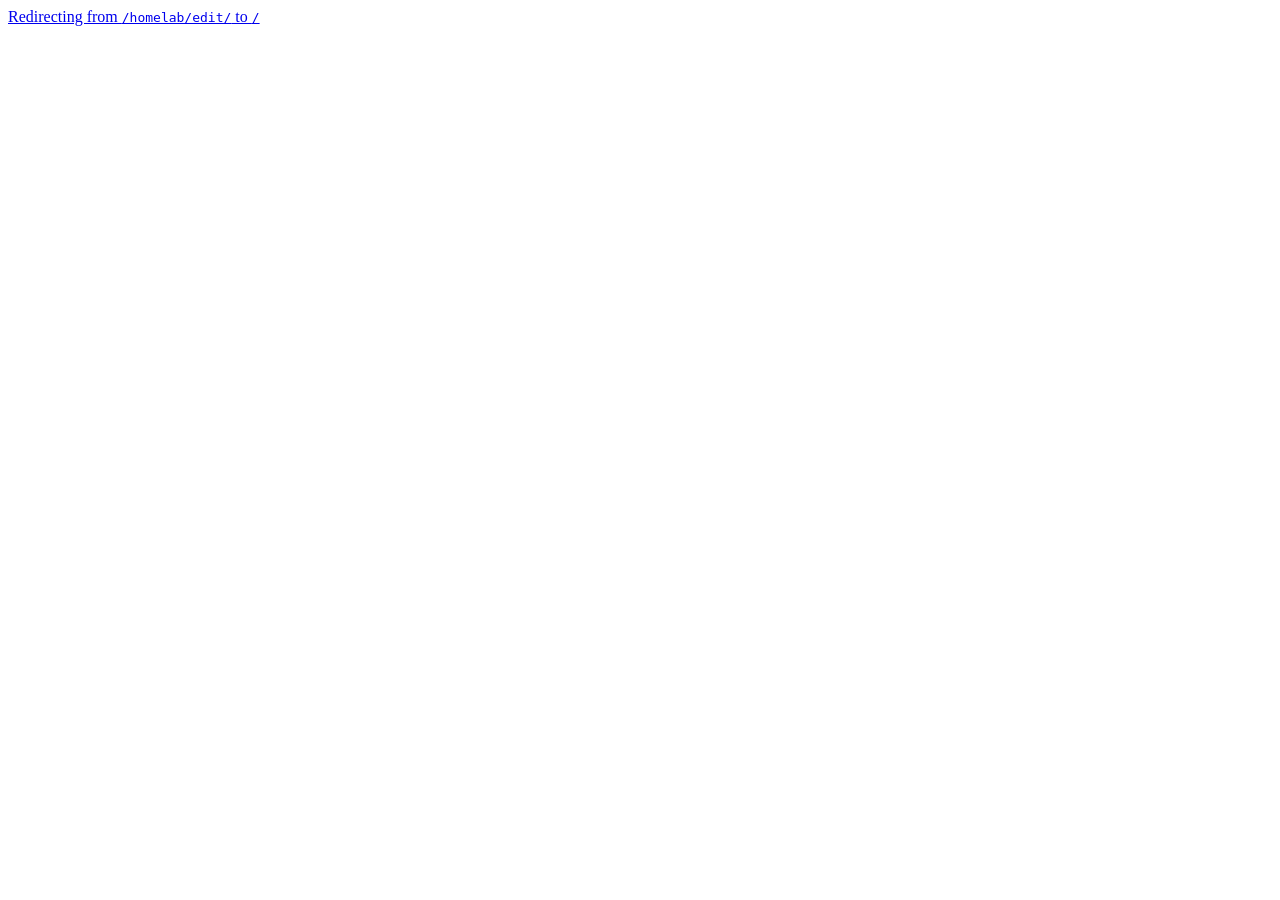
<file: homelab/edit/index.html>
<!doctype html><title>Redirecting to: /</title><meta http-equiv="refresh" content="2;url=/"><meta name="robots" content="noindex"><link rel="canonical" href="/"><body>	<a href="/">Redirecting from <code>/homelab/edit/</code> to <code>/</code></a></body>
</file>
<file: homelab/_astro/edit.DesnyXSV.css>
:root{font-family:system-ui,sans-serif}body{margin:0;background:#0f172a;color:#e2e8f0}header{display:flex;align-items:center;gap:1.5rem;flex-wrap:wrap;padding:1rem 1.5rem;border-bottom:1px solid #1e293b}header h1{margin:0;font-size:1.4rem}.floor-switch{display:flex;gap:.4rem}.floor-btn{background:#1e293b;color:#cbd5e1;border:1px solid #334155;border-radius:8px;padding:.35rem .8rem;cursor:pointer;font-size:.9rem}.floor-btn.active{background:#334155;border-color:#64748b;color:#fff}.floor-stepper{display:none}.legend{display:flex;gap:.9rem;flex-wrap:wrap;color:#94a3b8;font-size:.8rem}.legend-item{display:inline-flex;align-items:center;gap:.35rem}.legend-item i{width:11px;height:11px;border-radius:50%;display:inline-block}#stage{padding:1.5rem}.zoom-ctrls{display:flex;gap:.3rem;margin-left:auto}.zoom-ctrls button{width:34px;height:34px;border-radius:8px;cursor:pointer;background:#1e293b;color:#cbd5e1;border:1px solid #334155;font-size:1.1rem;line-height:1}.floor-layer{display:none;height:calc(100vh - 160px)}.floor-layer.active{display:block}.floor-svg{width:100%;height:100%}.hl-node{cursor:pointer}.hl-node:hover rect,.hl-node:hover{filter:brightness(.95)}[data-node]{cursor:pointer}.conn{transition:opacity .12s ease,stroke .12s ease,stroke-width .12s ease}.conn.lit{stroke:#93c5fd;stroke-width:2.5;opacity:1}.group-box.lit{stroke:#93c5fd;stroke-width:2.5}.reveal-line{opacity:0;pointer-events:none;transition:opacity .12s ease}.reveal-line.lit{opacity:1;stroke:#93c5fd;stroke-width:2.5}.lit .ring{stroke:#93c5fd;stroke-width:3}.gen-error{white-space:pre-wrap;color:#fca5a5;background:#2a1313;border:1px solid #7f1d1d;border-radius:8px;padding:1rem 1.25rem}#panel{position:fixed;inset:0;pointer-events:none;display:none;justify-content:flex-end}#panel.open{display:flex}#panel-inner{pointer-events:auto;width:min(420px,90vw);background:#0f172a;color:#e2e8f0;height:100%;border-left:1px solid #1e293b;padding:1.5rem;overflow-y:auto;box-shadow:-4px 0 16px #0006}#panel h2{margin-bottom:.25rem}.panel-dead{display:inline-block;margin-bottom:.4rem;padding:.15rem .5rem;border-radius:4px;background:#7f1d1d;color:#fecaca;font-size:.8rem;font-weight:600;letter-spacing:.03em}.panel-meta{display:flex;flex-wrap:wrap;gap:.25rem 1rem;color:#94a3b8;font-size:.9rem;font-family:ui-monospace,monospace}.panel-meta a{color:#38bdf8;text-decoration:none}.panel-meta a:hover{text-decoration:underline}#panel img{max-width:100%;max-height:400px;object-fit:contain;border-radius:8px;margin:.5rem 0 1rem;background:#f8fafc}#panel table{width:100%;border-collapse:collapse}#panel th{text-align:left;padding:4px 8px 4px 0;color:#94a3b8;width:40%;vertical-align:top}#panel td{padding:4px 0}#panel-close{float:right;border:0;background:none;color:#cbd5e1;font-size:1.5rem;cursor:pointer}.panel-chain{margin:1rem 0}.panel-chain svg{display:block;width:100%;max-width:300px;height:auto;margin:0 auto}.panel-chain [data-host],.panel-chain [data-url]{cursor:pointer}.panel-chain [data-host]:hover .ring,.panel-chain [data-url]:hover{filter:brightness(1.15)}.panel-btn{display:block;text-align:center;margin-top:1rem;padding:.55rem 1rem;border-radius:8px;background:#0ea5e9;color:#fff;font-weight:600;text-decoration:none}.panel-btn:hover{background:#0284c7}.panel-btn.disabled{background:#1e293b;color:#475569;cursor:not-allowed}.drill-btn:hover .drill-bg,.drill-btn:active .drill-bg{fill:#38bdf8}.drill-btn:hover .drill-glass,.drill-btn:active .drill-glass{stroke:#0f172a}.flow-back:hover rect{stroke:#38bdf8}.flow-node{cursor:default}.hl-svc.flow-node{cursor:pointer}.editor-toolbar{display:flex;align-items:center;gap:.5rem}#edit-toggle[aria-pressed=true]{background:#0284c7;color:#fff}.edit-status{color:#94a3b8;font-size:.85rem;font-family:ui-monospace,monospace}.editing [data-edit-path]{cursor:grab}.editing [data-edit-path].is-selected .ring,.editing rect.is-selected{stroke:#f59e0b!important;stroke-width:3}.editing text.is-selected{fill:#f59e0b!important}.edit-point{fill:#38bdf8;stroke:#0f172a;stroke-width:1}.editing .edit-point.is-selected{fill:#f59e0b}.edit-handle{fill:#f59e0b;stroke:#0f172a;stroke-width:1}.editing rect[data-edit-path]{pointer-events:all}.edit-handle[data-handle=n],.edit-handle[data-handle=s]{cursor:ns-resize}.edit-handle[data-handle=e],.edit-handle[data-handle=w]{cursor:ew-resize}.edit-handle[data-handle=ne],.edit-handle[data-handle=sw]{cursor:nesw-resize}.edit-handle[data-handle=nw],.edit-handle[data-handle=se]{cursor:nwse-resize}.edit-form{position:fixed;top:64px;right:12px;width:280px;max-height:80vh;overflow:auto;background:#0f172a;border:1px solid #334155;border-radius:8px;padding:14px;display:none;z-index:50}.edit-form.open{display:block}.edit-form h2{margin:0 0 8px;font-size:1rem;color:#e2e8f0}.edit-form h3{margin:12px 0 4px;font-size:.8rem;color:#94a3b8;text-transform:uppercase;letter-spacing:1px}.edit-kind{font-size:.7rem;color:#64748b;font-weight:400}.edit-field{display:flex;flex-direction:column;gap:3px;margin:6px 0;font-size:.82rem;color:#cbd5e1}.edit-field .ef-label{color:#94a3b8}.edit-field input[type=text],.edit-field input[type=number],.edit-field select{width:100%;box-sizing:border-box;background:#1e293b;border:1px solid #475569;border-radius:4px;color:#e2e8f0;padding:4px 6px;font:inherit}.edit-field .req{color:#f59e0b}.run-chips{display:flex;flex-wrap:wrap;gap:4px}.run-chip{background:#1e293b;border:1px solid #475569;border-radius:4px;color:#cbd5e1;padding:3px 8px;font-size:.78rem;cursor:pointer}.run-chip:hover{border-color:#38bdf8}.add-menu{display:none;background:#1e293b;border:1px solid #475569;border-radius:4px;color:#e2e8f0;padding:4px 6px;font:inherit}body.editing .add-menu{display:inline-block}.edit-del{float:right;background:transparent;border:none;color:#f87171;cursor:pointer;font-size:.9rem;line-height:1}.edit-del:hover{color:#ef4444}.child-add{display:flex;gap:6px;margin-top:10px}.add-btn{background:#1e293b;border:1px dashed #475569;border-radius:4px;color:#94a3b8;padding:3px 8px;font-size:.78rem;cursor:pointer}.add-btn:hover{border-color:#38bdf8;color:#cbd5e1}@media (max-width: 640px){body{display:flex;flex-direction:column;height:100dvh}header{gap:.6rem 1rem;padding:.6rem .8rem;row-gap:.5rem}header h1{font-size:1.15rem}.legend{display:none}.zoom-ctrls{margin-left:auto}#stage{flex:1;min-height:0;padding:.5rem}.floor-layer{height:100%}.floor-switch{display:none}.floor-stepper{display:flex;align-items:center;gap:.5rem;background:#1e293b;border:1px solid #334155;border-radius:8px;padding:.2rem .3rem .2rem .6rem}.floor-stepper-label{font-size:.95rem;font-weight:600;color:#fff;min-width:6.5rem}.floor-stepper .steps{display:flex;flex-direction:column}.step-up,.step-down{background:none;border:0;padding:0 .3rem;cursor:pointer;color:#cbd5e1;font-size:.7rem;line-height:1.35}.step-up:disabled,.step-down:disabled{color:#475569;cursor:default}}
</file>
